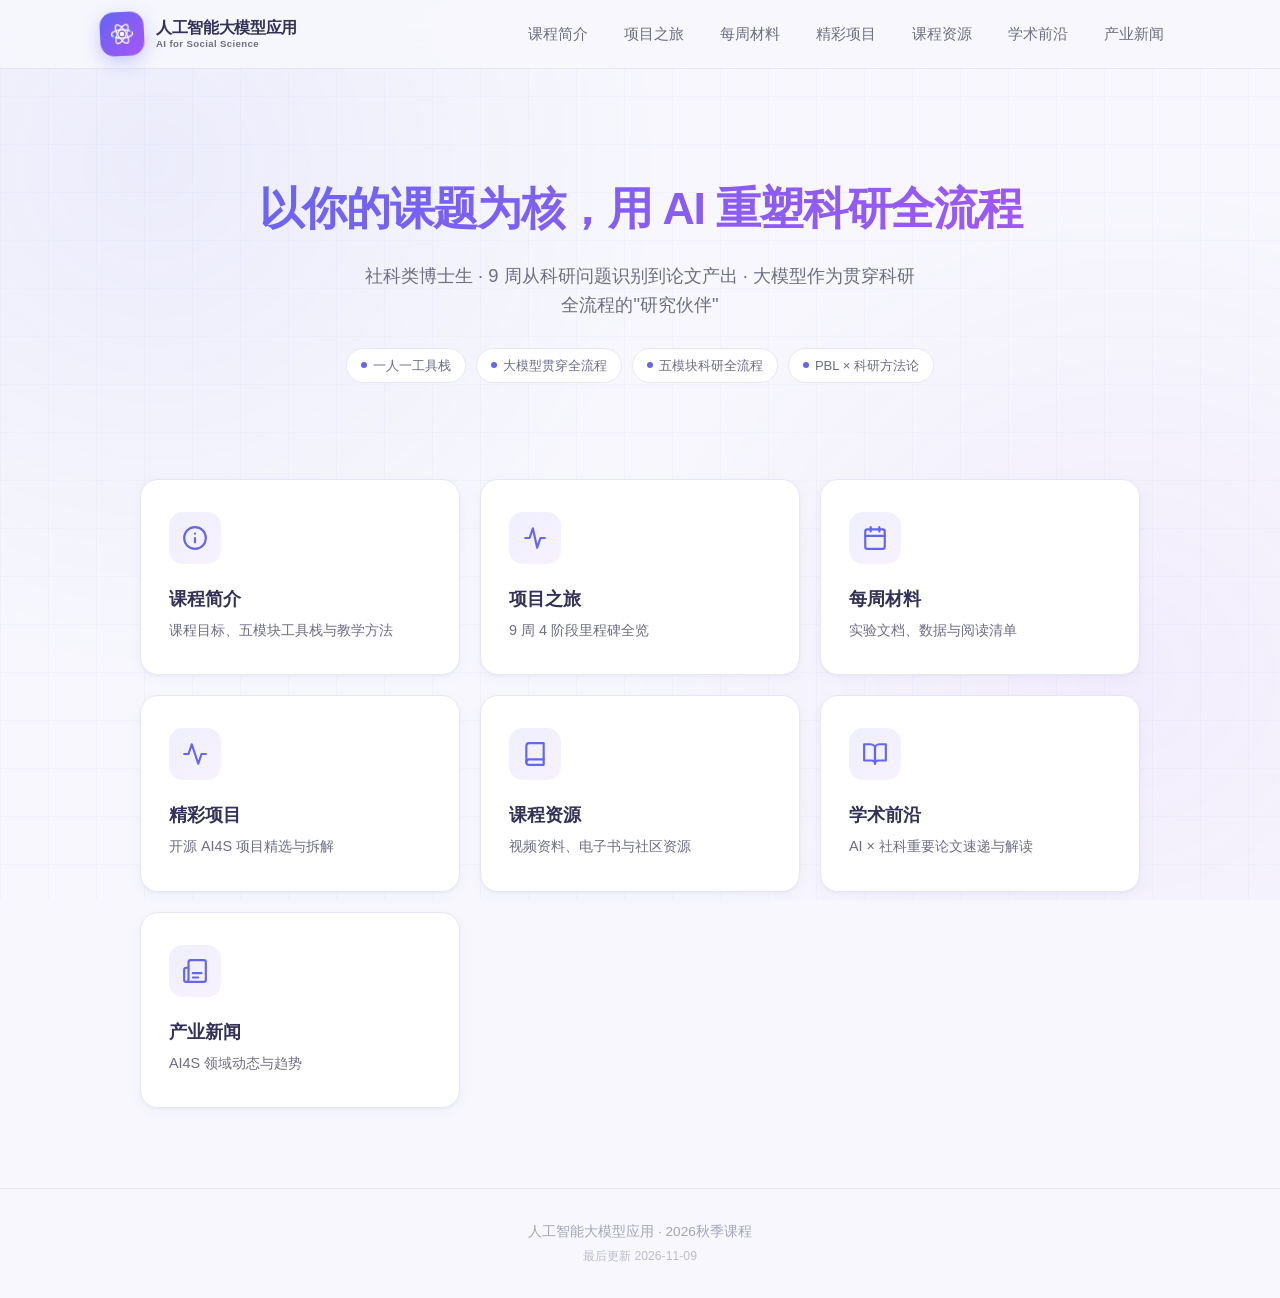
<file: index.html>
<!DOCTYPE html>
<html lang="zh-CN">
<head>
    <meta charset="UTF-8">
    <meta name="viewport" content="width=device-width, initial-scale=1.0">
    <title>人工智能大模型应用 — AI4S 课程展示</title>
    <meta name="description" content="社科博士生 9 周构建个人 AI4S 工具栈的 PBL 课程展示——开源 AI4S 项目精选、课程安排与科研产出公开展示入口。">
    <meta property="og:title" content="人工智能大模型应用 · 2026秋季">
    <meta property="og:description" content="社科博士生 9 周构建个人 AI4S 工具栈的 PBL 课程展示——开源 AI4S 项目精选、课程安排与科研产出公开展示入口。">
    <meta property="og:type" content="website">
    <meta property="og:url" content="https://haichaozheng.github.io/ai4s-showcase/">
    <link rel="icon" type="image/svg+xml" href="favicon.svg">
    <link rel="stylesheet" href="style.css?v=4">
</head>
<body>
    <nav>
        <div class="nav-inner">
            <a href="index.html" class="logo">
                <div class="logo-icon">
                    <svg width="26" height="26" viewBox="0 0 32 32" fill="none">
                        <circle cx="16" cy="16" r="2.8" fill="white"/>
                        <ellipse cx="16" cy="16" rx="13" ry="5" stroke="white" stroke-width="1.5"/>
                        <ellipse cx="16" cy="16" rx="13" ry="5" stroke="white" stroke-width="1.5" transform="rotate(60 16 16)"/>
                        <ellipse cx="16" cy="16" rx="13" ry="5" stroke="white" stroke-width="1.5" transform="rotate(120 16 16)"/>
                        <circle cx="27.5" cy="13" r="1.4" fill="#06b6d4"/>
                        <circle cx="6.5" cy="19.5" r="1.4" fill="#06b6d4"/>
                    </svg>
                </div>
                <span class="logo-text"><span class="logo-title">人工智能大模型应用</span><span class="logo-subtitle">AI for Social Science</span></span>
            </a>
            <input type="checkbox" id="nav-toggle" class="nav-toggle">
            <label for="nav-toggle" class="nav-toggle-label" aria-label="菜单">
                <span></span><span></span><span></span>
            </label>
            <ul class="nav-links">
                <li><a href="intro.html">课程简介</a></li>
                <li><a href="timeline.html">项目之旅</a></li>
                <li><a href="weekly.html">每周材料</a></li>
                <li><a href="projects.html">精彩项目</a></li>
                <li><a href="resources.html">课程资源</a></li>
                <li><a href="papers.html">学术前沿</a></li>
                <li><a href="news.html">产业新闻</a></li>
            </ul>
        </div>
    </nav>

    <main>
        <section class="hero">
            <h1>以你的课题为核，用 AI 重塑科研全流程</h1>
            <p>社科类博士生 · 9 周从科研问题识别到论文产出 · 大模型作为贯穿科研全流程的"研究伙伴"</p>
            <div class="facts">
                <span class="fact">一人一工具栈</span>
                <span class="fact">大模型贯穿全流程</span>
                <span class="fact">五模块科研全流程</span>
                <span class="fact">PBL × 科研方法论</span>
            </div>
        </section>

        <div class="nav-cards">
            <a href="intro.html" class="nav-card">
                <div class="nav-card-icon">
                    <svg viewBox="0 0 24 24"><circle cx="12" cy="12" r="10"/><path d="M12 16v-4M12 8h.01"/></svg>
                </div>
                <div class="nav-card-title">课程简介</div>
                <div class="nav-card-desc">课程目标、五模块工具栈与教学方法</div>
            </a>
            <a href="timeline.html" class="nav-card">
                <div class="nav-card-icon">
                    <svg viewBox="0 0 24 24"><path d="M3 12h4l3-9 4 18 3-9h4"/></svg>
                </div>
                <div class="nav-card-title">项目之旅</div>
                <div class="nav-card-desc">9 周 4 阶段里程碑全览</div>
            </a>
            <a href="weekly.html" class="nav-card">
                <div class="nav-card-icon">
                    <svg viewBox="0 0 24 24"><rect x="3" y="4" width="18" height="18" rx="2"/><path d="M16 2v4M8 2v4M3 10h18"/></svg>
                </div>
                <div class="nav-card-title">每周材料</div>
                <div class="nav-card-desc">实验文档、数据与阅读清单</div>
            </a>
            <a href="projects.html" class="nav-card">
                <div class="nav-card-icon">
                    <svg viewBox="0 0 24 24"><path d="M22 12h-4l-3 9L9 3l-3 9H2"/></svg>
                </div>
                <div class="nav-card-title">精彩项目</div>
                <div class="nav-card-desc">开源 AI4S 项目精选与拆解</div>
            </a>
            <a href="resources.html" class="nav-card">
                <div class="nav-card-icon">
                    <svg viewBox="0 0 24 24"><path d="M4 19.5A2.5 2.5 0 0 1 6.5 17H20"/><path d="M6.5 2H20v20H6.5A2.5 2.5 0 0 1 4 19.5v-15A2.5 2.5 0 0 1 6.5 2z"/></svg>
                </div>
                <div class="nav-card-title">课程资源</div>
                <div class="nav-card-desc">视频资料、电子书与社区资源</div>
            </a>
            <a href="papers.html" class="nav-card">
                <div class="nav-card-icon">
                    <svg viewBox="0 0 24 24"><path d="M2 3h6a4 4 0 0 1 4 4v14a3 3 0 0 0-3-3H2z"/><path d="M22 3h-6a4 4 0 0 0-4 4v14a3 3 0 0 1 3-3h7z"/></svg>
                </div>
                <div class="nav-card-title">学术前沿</div>
                <div class="nav-card-desc">AI × 社科重要论文速递与解读</div>
            </a>
            <a href="news.html" class="nav-card">
                <div class="nav-card-icon">
                    <svg viewBox="0 0 24 24"><path d="M4 22h16a2 2 0 0 0 2-2V4a2 2 0 0 0-2-2H8a2 2 0 0 0-2 2v16a2 2 0 0 1-2 2zm0 0a2 2 0 0 1-2-2v-9c0-1.1.9-2 2-2h2"/><path d="M18 14h-8M15 18h-5"/></svg>
                </div>
                <div class="nav-card-title">产业新闻</div>
                <div class="nav-card-desc">AI4S 领域动态与趋势</div>
            </a>
        </div>
    </main>

    <footer>
        人工智能大模型应用 · 2026秋季课程
        <span style="display:block;margin-top:4px;font-size:0.9em;opacity:0.7;">最后更新 2026-11-09</span>
    </footer>
</body>
</html>
</file>
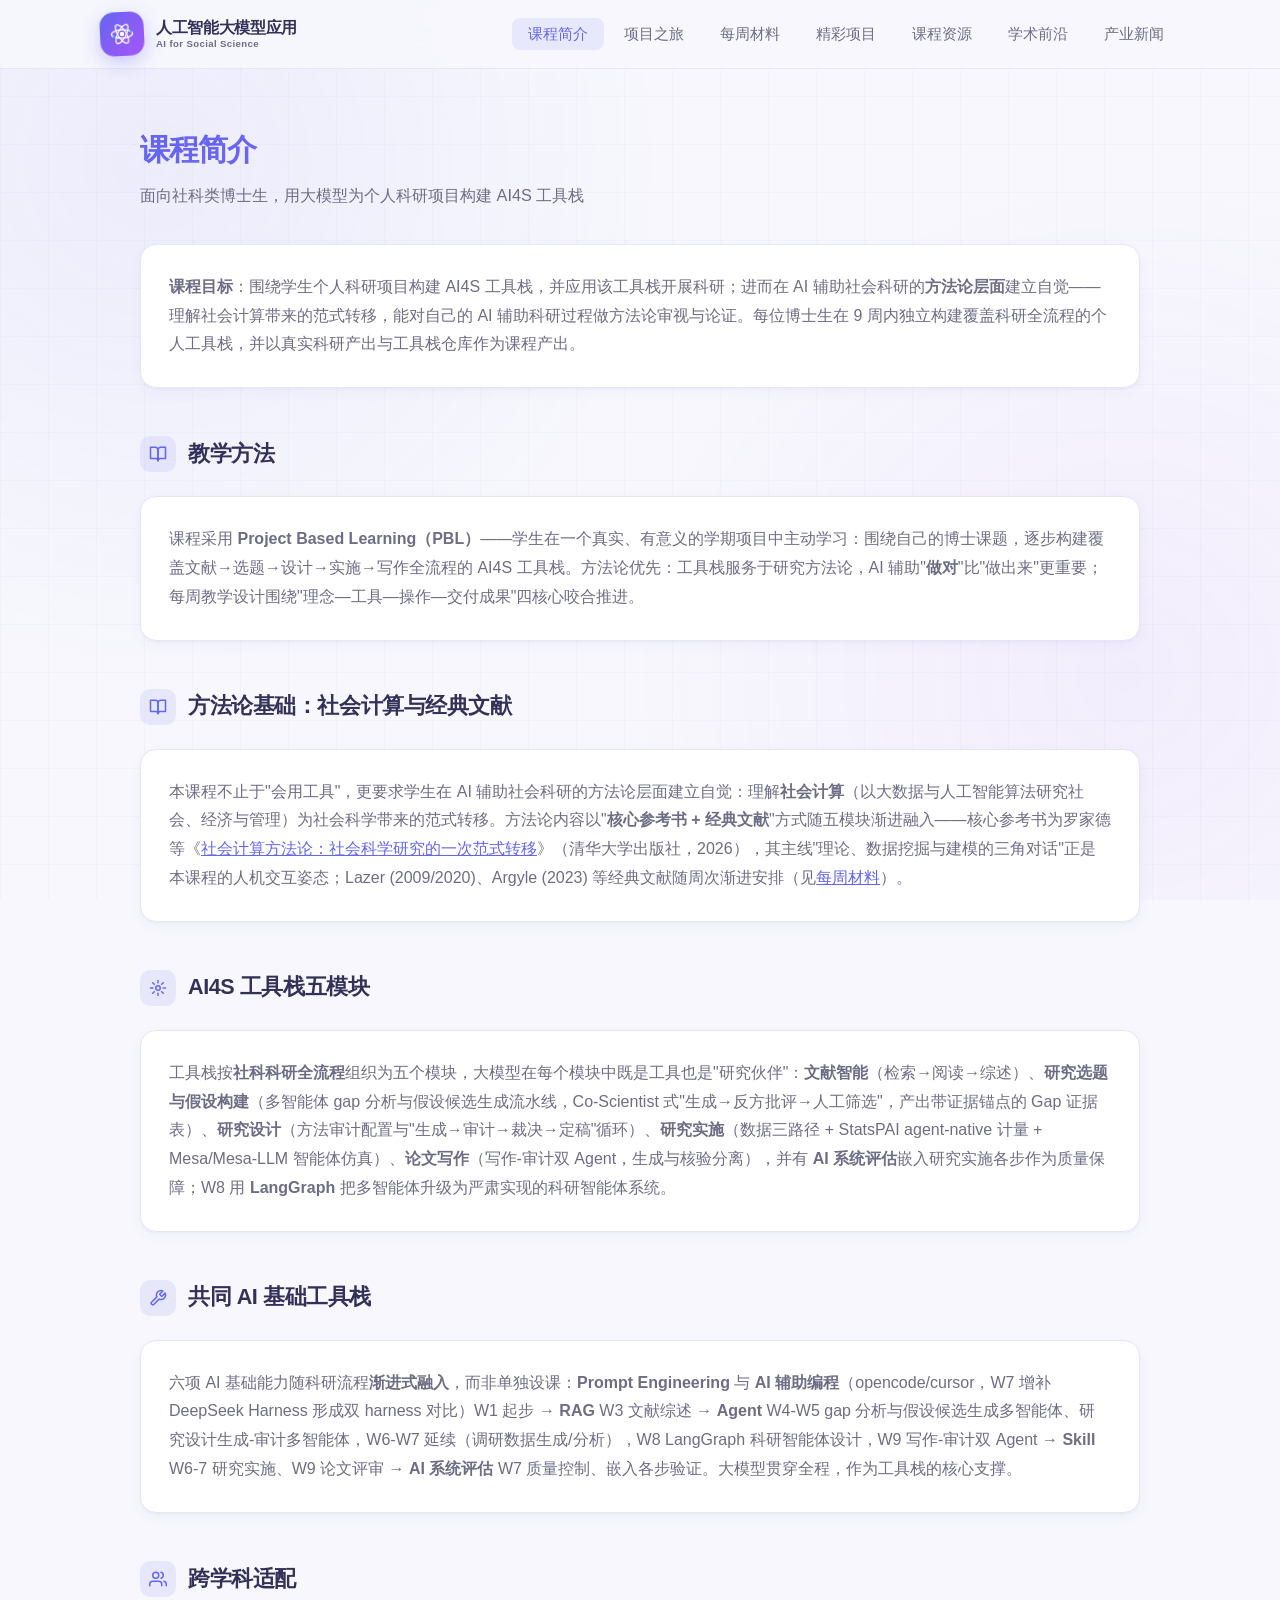
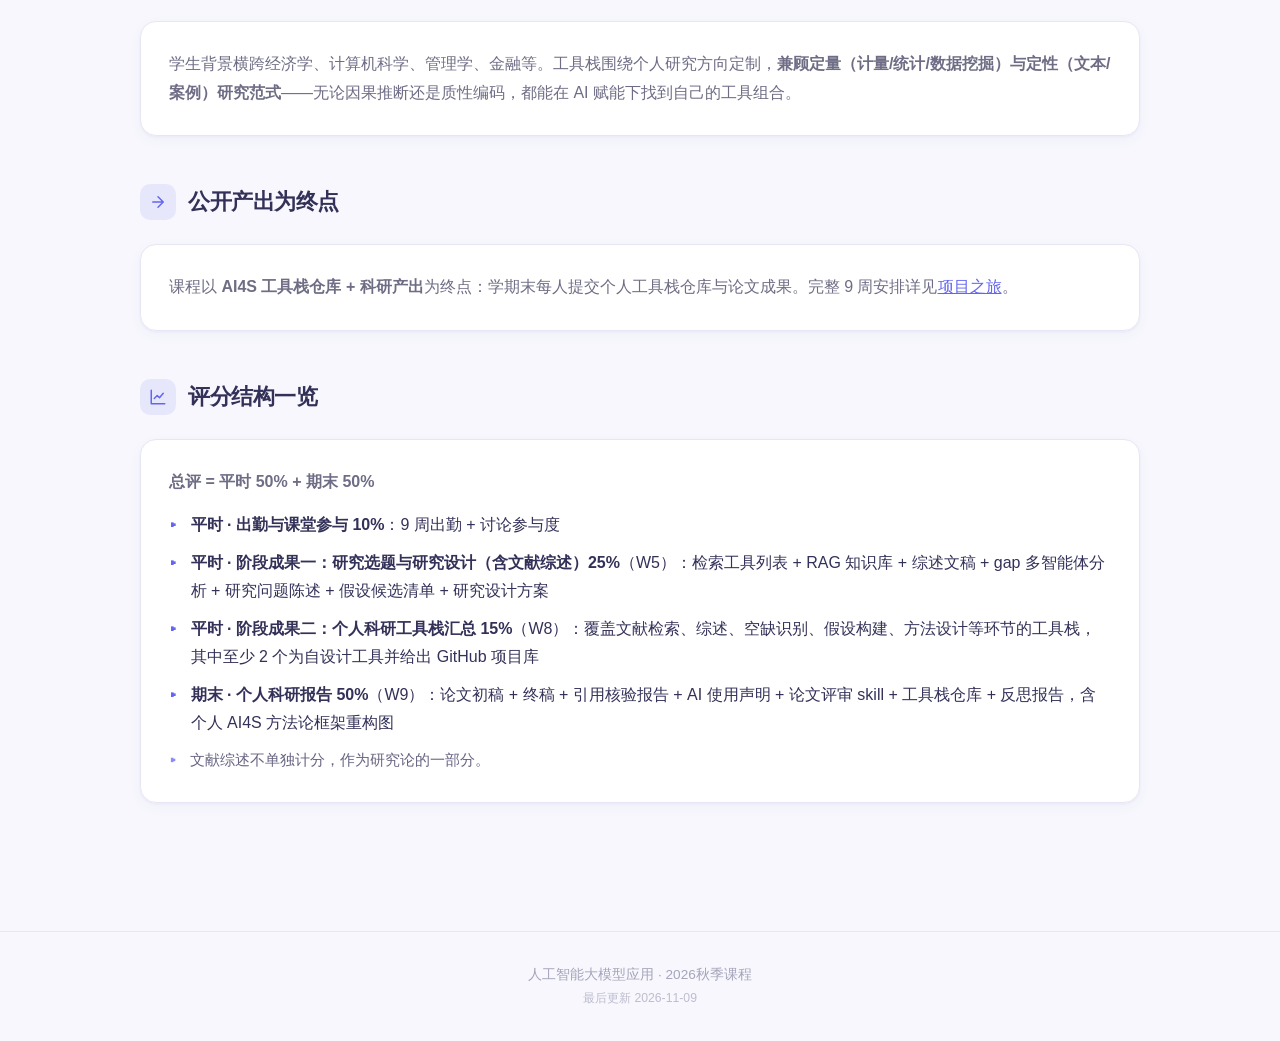
<file: intro.html>
<!DOCTYPE html>
<html lang="zh-CN">
<head>
    <meta charset="UTF-8">
    <meta name="viewport" content="width=device-width, initial-scale=1.0">
    <title>课程简介 — 人工智能大模型应用</title>
    <meta name="description" content="社科博士生 9 周构建个人 AI4S 工具栈的 PBL 课程展示——开源 AI4S 项目精选、课程安排与科研产出公开展示入口。">
    <meta property="og:title" content="人工智能大模型应用 · 2026秋季">
    <meta property="og:description" content="社科博士生 9 周构建个人 AI4S 工具栈的 PBL 课程展示——开源 AI4S 项目精选、课程安排与科研产出公开展示入口。">
    <meta property="og:type" content="website">
    <meta property="og:url" content="https://haichaozheng.github.io/ai4s-showcase/">
    <link rel="icon" type="image/svg+xml" href="favicon.svg">
    <link rel="stylesheet" href="style.css?v=4">
    <style>
        .grading-list { list-style: none; padding: 0; margin: 14px 0 0; display: flex; flex-direction: column; gap: 10px; }
        .grading-list li { position: relative; padding-left: 1.35em; line-height: 1.75; }
        .grading-list li::before { content: "▸"; position: absolute; left: 0; top: 0; color: var(--accent); font-weight: 700; }
        .grading-list .note { opacity: 0.75; font-size: 0.95em; }
    </style>
</head>
<body>
    <nav>
        <div class="nav-inner">
            <a href="index.html" class="logo">
                <div class="logo-icon">
                    <svg width="26" height="26" viewBox="0 0 32 32" fill="none">
                        <circle cx="16" cy="16" r="2.8" fill="white"/>
                        <ellipse cx="16" cy="16" rx="13" ry="5" stroke="white" stroke-width="1.5"/>
                        <ellipse cx="16" cy="16" rx="13" ry="5" stroke="white" stroke-width="1.5" transform="rotate(60 16 16)"/>
                        <ellipse cx="16" cy="16" rx="13" ry="5" stroke="white" stroke-width="1.5" transform="rotate(120 16 16)"/>
                        <circle cx="27.5" cy="13" r="1.4" fill="#06b6d4"/>
                        <circle cx="6.5" cy="19.5" r="1.4" fill="#06b6d4"/>
                    </svg>
                </div>
                <span class="logo-text"><span class="logo-title">人工智能大模型应用</span><span class="logo-subtitle">AI for Social Science</span></span>
            </a>
            <input type="checkbox" id="nav-toggle" class="nav-toggle">
            <label for="nav-toggle" class="nav-toggle-label" aria-label="菜单">
                <span></span><span></span><span></span>
            </label>
            <ul class="nav-links">
                <li><a href="intro.html" class="active">课程简介</a></li>
                <li><a href="timeline.html">项目之旅</a></li>
                <li><a href="weekly.html">每周材料</a></li>
                <li><a href="projects.html">精彩项目</a></li>
                <li><a href="resources.html">课程资源</a></li>
                <li><a href="papers.html">学术前沿</a></li>
                <li><a href="news.html">产业新闻</a></li>
            </ul>
        </div>
    </nav>

    <main>
        <h1 class="page-title">课程简介</h1>
        <p class="page-subtitle">面向社科类博士生，用大模型为个人科研项目构建 AI4S 工具栈</p>

        <div class="section">
            <div class="card" style="margin-bottom:20px;">
                <p><strong>课程目标</strong>：围绕学生个人科研项目构建 AI4S 工具栈，并应用该工具栈开展科研；进而在 AI 辅助社会科研的<strong>方法论层面</strong>建立自觉——理解社会计算带来的范式转移，能对自己的 AI 辅助科研过程做方法论审视与论证。每位博士生在 9 周内独立构建覆盖科研全流程的个人工具栈，并以真实科研产出与工具栈仓库作为课程产出。</p>
            </div>
        </div>

        <div class="section">
            <div class="section-header">
                <div class="section-icon">
                    <svg viewBox="0 0 24 24"><path d="M2 3h6a4 4 0 0 1 4 4v14a3 3 0 0 0-3-3H2z"/><path d="M22 3h-6a4 4 0 0 0-4 4v14a3 3 0 0 1 3-3h7z"/></svg>
                </div>
                <h2 class="section-title">教学方法</h2>
            </div>
            <div class="card">
                <p>课程采用 <strong>Project Based Learning（PBL）</strong>——学生在一个真实、有意义的学期项目中主动学习：围绕自己的博士课题，逐步构建覆盖文献→选题→设计→实施→写作全流程的 AI4S 工具栈。方法论优先：工具栈服务于研究方法论，AI 辅助"<strong>做对</strong>"比"做出来"更重要；每周教学设计围绕"理念—工具—操作—交付成果"四核心咬合推进。</p>
            </div>
        </div>

        <div class="section">
            <div class="section-header">
                <div class="section-icon">
                    <svg viewBox="0 0 24 24"><path d="M2 3h6a4 4 0 0 1 4 4v14a3 3 0 0 0-3-3H2z"/><path d="M22 3h-6a4 4 0 0 0-4 4v14a3 3 0 0 1 3-3h7z"/></svg>
                </div>
                <h2 class="section-title">方法论基础：社会计算与经典文献</h2>
            </div>
            <div class="card">
                <p>本课程不止于"会用工具"，更要求学生在 AI 辅助社会科研的方法论层面建立自觉：理解<strong>社会计算</strong>（以大数据与人工智能算法研究社会、经济与管理）为社会科学带来的范式转移。方法论内容以"<strong>核心参考书 + 经典文献</strong>"方式随五模块渐进融入——核心参考书为罗家德等《<a href="https://www.tup.com.cn/bookscenter/book_11246901.html" target="_blank" rel="noopener" style="color:var(--accent);">社会计算方法论：社会科学研究的一次范式转移</a>》（清华大学出版社，2026），其主线"理论、数据挖掘与建模的三角对话"正是本课程的人机交互姿态；Lazer (2009/2020)、Argyle (2023) 等经典文献随周次渐进安排（见<a href="weekly.html" style="color:var(--accent);">每周材料</a>）。</p>
            </div>
        </div>

        <div class="section">
            <div class="section-header">
                <div class="section-icon">
                    <svg viewBox="0 0 24 24"><circle cx="12" cy="12" r="3"/><path d="M12 2v3M12 19v3M2 12h3M19 12h3M4.9 4.9l2.1 2.1M17 17l2.1 2.1M4.9 19.1L7 17M17 7l2.1-2.1"/></svg>
                </div>
                <h2 class="section-title">AI4S 工具栈五模块</h2>
            </div>
            <div class="card">
                <p>工具栈按<strong>社科科研全流程</strong>组织为五个模块，大模型在每个模块中既是工具也是"研究伙伴"：<strong>文献智能</strong>（检索→阅读→综述）、<strong>研究选题与假设构建</strong>（多智能体 gap 分析与假设候选生成流水线，Co-Scientist 式"生成→反方批评→人工筛选"，产出带证据锚点的 Gap 证据表）、<strong>研究设计</strong>（方法审计配置与"生成→审计→裁决→定稿"循环）、<strong>研究实施</strong>（数据三路径 + StatsPAI agent-native 计量 + Mesa/Mesa-LLM 智能体仿真）、<strong>论文写作</strong>（写作-审计双 Agent，生成与核验分离），并有 <strong>AI 系统评估</strong>嵌入研究实施各步作为质量保障；W8 用 <strong>LangGraph</strong> 把多智能体升级为严肃实现的科研智能体系统。</p>
            </div>
        </div>

        <div class="section">
            <div class="section-header">
                <div class="section-icon">
                    <svg viewBox="0 0 24 24"><path d="M14.7 6.3a1 1 0 0 0 0 1.4l1.6 1.6a1 1 0 0 0 1.4 0l3.77-3.77a6 6 0 0 1-7.94 7.94l-6.91 6.91a2.12 2.12 0 0 1-3-3l6.91-6.91a6 6 0 0 1 7.94-7.94l-3.76 3.76z"/></svg>
                </div>
                <h2 class="section-title">共同 AI 基础工具栈</h2>
            </div>
            <div class="card">
                <p>六项 AI 基础能力随科研流程<strong>渐进式融入</strong>，而非单独设课：<strong>Prompt Engineering</strong> 与 <strong>AI 辅助编程</strong>（opencode/cursor，W7 增补 DeepSeek Harness 形成双 harness 对比）W1 起步 → <strong>RAG</strong> W3 文献综述 → <strong>Agent</strong> W4-W5 gap 分析与假设候选生成多智能体、研究设计生成-审计多智能体，W6-W7 延续（调研数据生成/分析），W8 LangGraph 科研智能体设计，W9 写作-审计双 Agent → <strong>Skill</strong> W6-7 研究实施、W9 论文评审 → <strong>AI 系统评估</strong> W7 质量控制、嵌入各步验证。大模型贯穿全程，作为工具栈的核心支撑。</p>
            </div>
        </div>

        <div class="section">
            <div class="section-header">
                <div class="section-icon">
                    <svg viewBox="0 0 24 24"><path d="M17 21v-2a4 4 0 0 0-4-4H5a4 4 0 0 0-4 4v2"/><circle cx="9" cy="7" r="4"/><path d="M23 21v-2a4 4 0 0 0-3-3.87"/><path d="M16 3.13a4 4 0 0 1 0 7.75"/></svg>
                </div>
                <h2 class="section-title">跨学科适配</h2>
            </div>
            <div class="card">
                <p>学生背景横跨经济学、计算机科学、管理学、金融等。工具栈围绕个人研究方向定制，<strong>兼顾定量（计量/统计/数据挖掘）与定性（文本/案例）研究范式</strong>——无论因果推断还是质性编码，都能在 AI 赋能下找到自己的工具组合。</p>
            </div>
        </div>

        <div class="section">
            <div class="section-header">
                <div class="section-icon">
                    <svg viewBox="0 0 24 24"><path d="M5 12h14M12 5l7 7-7 7"/></svg>
                </div>
                <h2 class="section-title">公开产出为终点</h2>
            </div>
            <div class="card">
                <p>课程以 <strong>AI4S 工具栈仓库 + 科研产出</strong>为终点：学期末每人提交个人工具栈仓库与论文成果。完整 9 周安排详见<a href="timeline.html" style="color:var(--accent);">项目之旅</a>。</p>
            </div>
        </div>

        <div class="section">
            <div class="section-header">
                <div class="section-icon">
                    <svg viewBox="0 0 24 24"><path d="M3 3v18h18"/><path d="M7 14l4-4 3 3 5-6"/></svg>
                </div>
                <h2 class="section-title">评分结构一览</h2>
            </div>
            <div class="card">
                <p><strong>总评 = 平时 50% + 期末 50%</strong></p>
                <ul class="grading-list">
                    <li><strong>平时 · 出勤与课堂参与 10%</strong>：9 周出勤 + 讨论参与度</li>
                    <li><strong>平时 · 阶段成果一：研究选题与研究设计（含文献综述）25%</strong>（W5）：检索工具列表 + RAG 知识库 + 综述文稿 + gap 多智能体分析 + 研究问题陈述 + 假设候选清单 + 研究设计方案</li>
                    <li><strong>平时 · 阶段成果二：个人科研工具栈汇总 15%</strong>（W8）：覆盖文献检索、综述、空缺识别、假设构建、方法设计等环节的工具栈，其中至少 2 个为自设计工具并给出 GitHub 项目库</li>
                    <li><strong>期末 · 个人科研报告 50%</strong>（W9）：论文初稿 + 终稿 + 引用核验报告 + AI 使用声明 + 论文评审 skill + 工具栈仓库 + 反思报告，含个人 AI4S 方法论框架重构图</li>
                    <li class="note">文献综述不单独计分，作为研究论的一部分。</li>
                </ul>
            </div>
        </div>
    </main>

    <footer>
        人工智能大模型应用 · 2026秋季课程
        <span style="display:block;margin-top:4px;font-size:0.9em;opacity:0.7;">最后更新 2026-11-09</span>
    </footer>
</body>
</html>
</file>
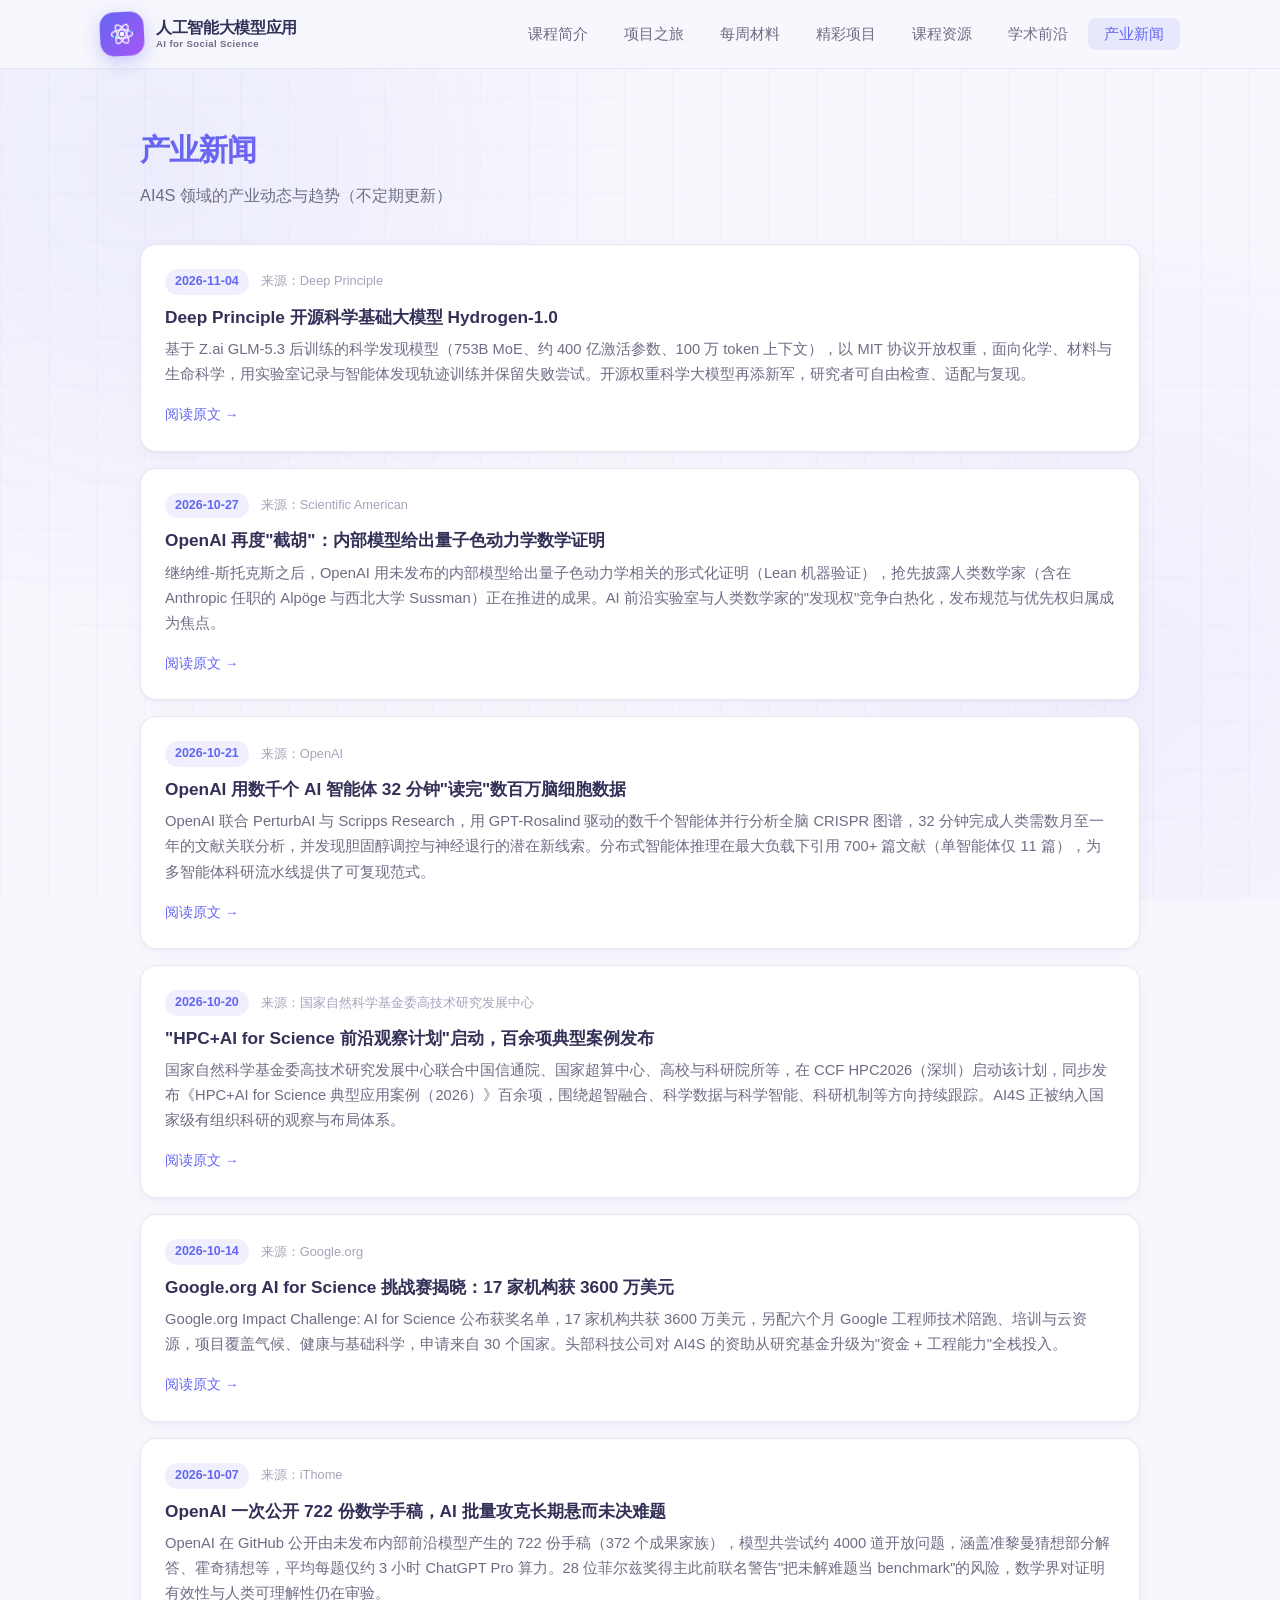
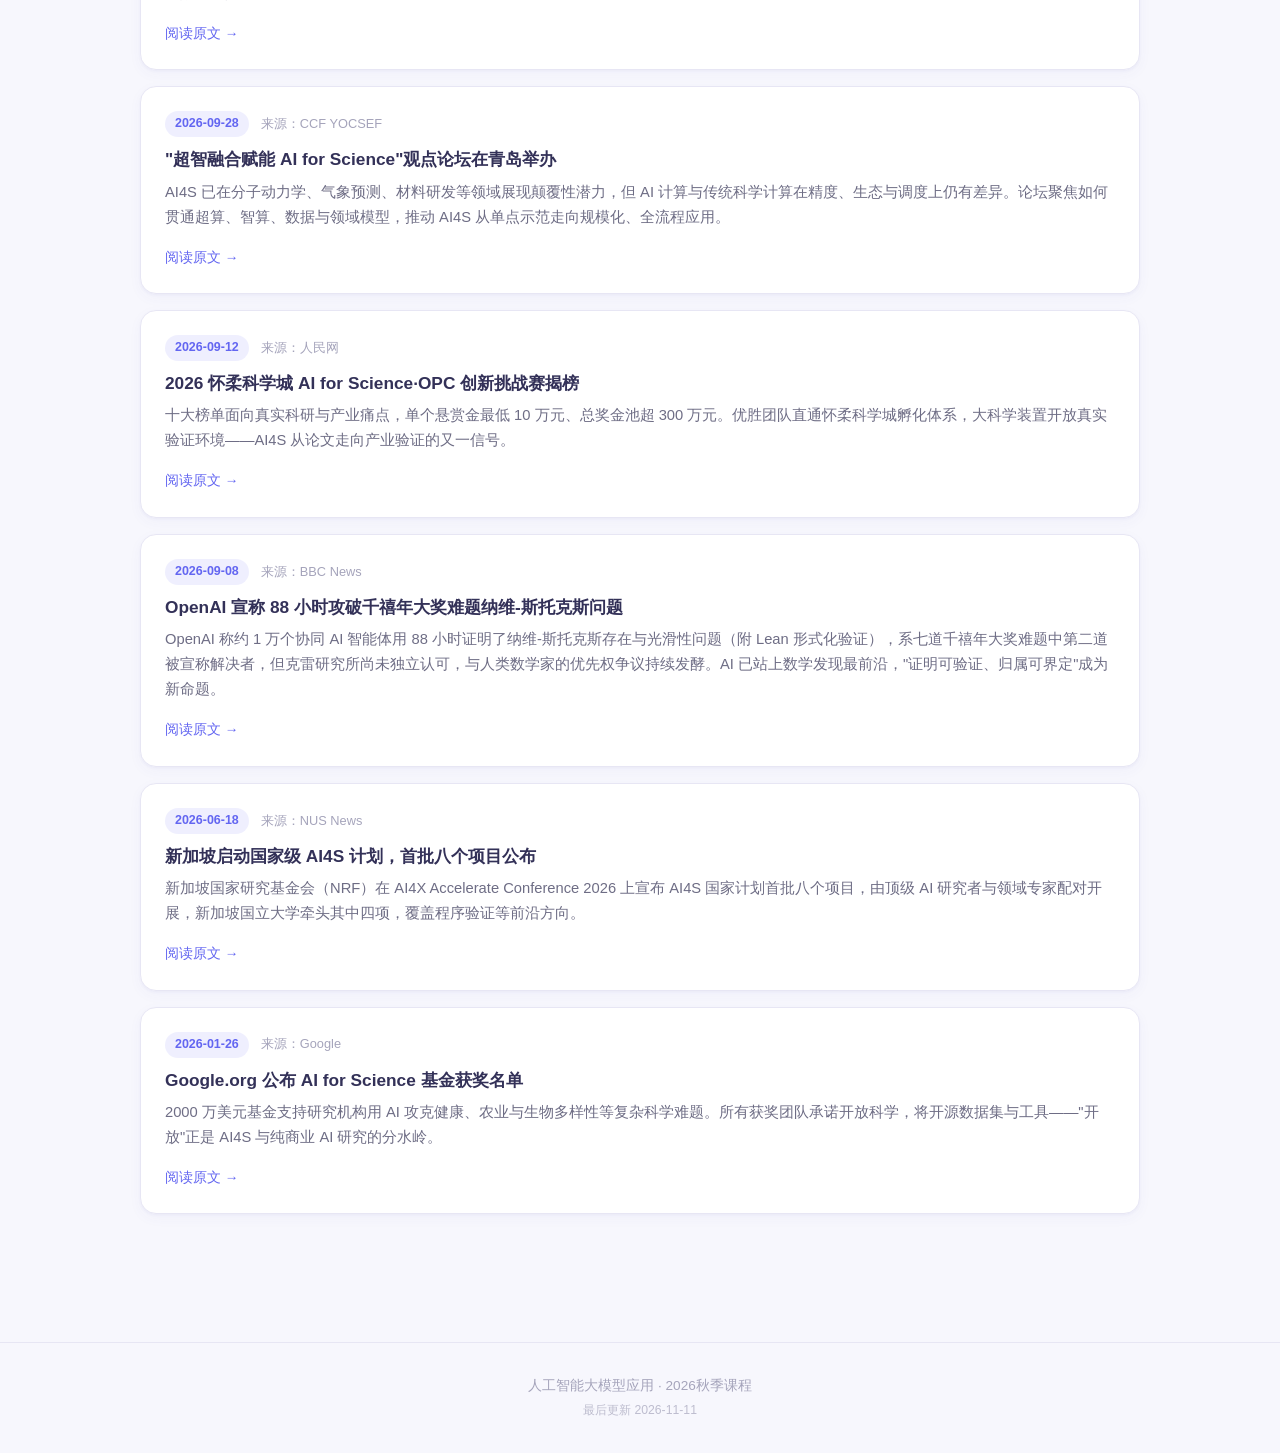
<file: news.html>
<!DOCTYPE html>
<html lang="zh-CN">
<head>
    <meta charset="UTF-8">
    <meta name="viewport" content="width=device-width, initial-scale=1.0">
    <title>产业新闻 — 人工智能大模型应用</title>
    <meta name="description" content="社科博士生 9 周构建个人 AI4S 工具栈的 PBL 课程展示——开源 AI4S 项目精选、课程安排与科研产出公开展示入口。">
    <meta property="og:title" content="人工智能大模型应用 · 2026秋季">
    <meta property="og:description" content="社科博士生 9 周构建个人 AI4S 工具栈的 PBL 课程展示——开源 AI4S 项目精选、课程安排与科研产出公开展示入口。">
    <meta property="og:type" content="website">
    <meta property="og:url" content="https://haichaozheng.github.io/ai4s-showcase/">
    <link rel="icon" type="image/svg+xml" href="favicon.svg">
    <link rel="stylesheet" href="style.css?v=4">
</head>
<body>
    <nav>
        <div class="nav-inner">
            <a href="index.html" class="logo">
                <div class="logo-icon">
                    <svg width="26" height="26" viewBox="0 0 32 32" fill="none">
                        <circle cx="16" cy="16" r="2.8" fill="white"/>
                        <ellipse cx="16" cy="16" rx="13" ry="5" stroke="white" stroke-width="1.5"/>
                        <ellipse cx="16" cy="16" rx="13" ry="5" stroke="white" stroke-width="1.5" transform="rotate(60 16 16)"/>
                        <ellipse cx="16" cy="16" rx="13" ry="5" stroke="white" stroke-width="1.5" transform="rotate(120 16 16)"/>
                        <circle cx="27.5" cy="13" r="1.4" fill="#06b6d4"/>
                        <circle cx="6.5" cy="19.5" r="1.4" fill="#06b6d4"/>
                    </svg>
                </div>
                <span class="logo-text"><span class="logo-title">人工智能大模型应用</span><span class="logo-subtitle">AI for Social Science</span></span>
            </a>
            <input type="checkbox" id="nav-toggle" class="nav-toggle">
            <label for="nav-toggle" class="nav-toggle-label" aria-label="菜单">
                <span></span><span></span><span></span>
            </label>
            <ul class="nav-links">
                <li><a href="intro.html">课程简介</a></li>
                <li><a href="timeline.html">项目之旅</a></li>
                <li><a href="weekly.html">每周材料</a></li>
                <li><a href="projects.html">精彩项目</a></li>
                <li><a href="resources.html">课程资源</a></li>
                <li><a href="papers.html">学术前沿</a></li>
                <li><a href="news.html" class="active">产业新闻</a></li>
            </ul>
        </div>
    </nav>

    <main>
        <h1 class="page-title">产业新闻</h1>
        <p class="page-subtitle">AI4S 领域的产业动态与趋势（不定期更新）</p>

        <!-- 新增新闻条目：复制下方模板，填入内容，放在 .news-list 内顶部即可 -->
        <!--
        <div class="news-card">
            <div class="news-meta">
                <span class="news-date">2026-08-30</span>
                <span class="news-source">来源：XX 媒体</span>
            </div>
            <h3 class="news-title">新闻标题</h3>
            <p class="news-summary">一两句话摘要，概括新闻要点与对 AI4S 的启示。</p>
            <a href="#" class="news-link">阅读原文 →</a>
        </div>
        -->

        <div class="section">
            <div class="news-list">
                <div class="news-card">
                    <div class="news-meta">
                        <span class="news-date">2026-11-04</span>
                        <span class="news-source">来源：Deep Principle</span>
                    </div>
                    <h3 class="news-title">Deep Principle 开源科学基础大模型 Hydrogen-1.0</h3>
                    <p class="news-summary">基于 Z.ai GLM-5.3 后训练的科学发现模型（753B MoE、约 400 亿激活参数、100 万 token 上下文），以 MIT 协议开放权重，面向化学、材料与生命科学，用实验室记录与智能体发现轨迹训练并保留失败尝试。开源权重科学大模型再添新军，研究者可自由检查、适配与复现。</p>
                    <a href="https://blog.deepprinciple.com/introducing-hydrogen-1.0" target="_blank" rel="noopener" class="news-link">阅读原文 →</a>
                </div>
                <div class="news-card">
                    <div class="news-meta">
                        <span class="news-date">2026-10-27</span>
                        <span class="news-source">来源：Scientific American</span>
                    </div>
                    <h3 class="news-title">OpenAI 再度"截胡"：内部模型给出量子色动力学数学证明</h3>
                    <p class="news-summary">继纳维-斯托克斯之后，OpenAI 用未发布的内部模型给出量子色动力学相关的形式化证明（Lean 机器验证），抢先披露人类数学家（含在 Anthropic 任职的 Alpöge 与西北大学 Sussman）正在推进的成果。AI 前沿实验室与人类数学家的"发现权"竞争白热化，发布规范与优先权归属成为焦点。</p>
                    <a href="https://www.scientificamerican.com/article/openai-just-scooped-human-researchers-on-a-million-dollar-quantum-math-problem" target="_blank" rel="noopener" class="news-link">阅读原文 →</a>
                </div>
                <div class="news-card">
                    <div class="news-meta">
                        <span class="news-date">2026-10-21</span>
                        <span class="news-source">来源：OpenAI</span>
                    </div>
                    <h3 class="news-title">OpenAI 用数千个 AI 智能体 32 分钟"读完"数百万脑细胞数据</h3>
                    <p class="news-summary">OpenAI 联合 PerturbAI 与 Scripps Research，用 GPT-Rosalind 驱动的数千个智能体并行分析全脑 CRISPR 图谱，32 分钟完成人类需数月至一年的文献关联分析，并发现胆固醇调控与神经退行的潜在新线索。分布式智能体推理在最大负载下引用 700+ 篇文献（单智能体仅 11 篇），为多智能体科研流水线提供了可复现范式。</p>
                    <a href="https://openai.com/index/scaling-ai-research-for-complex-biological-data" target="_blank" rel="noopener" class="news-link">阅读原文 →</a>
                </div>
                <div class="news-card">
                    <div class="news-meta">
                        <span class="news-date">2026-10-20</span>
                        <span class="news-source">来源：国家自然科学基金委高技术研究发展中心</span>
                    </div>
                    <h3 class="news-title">"HPC+AI for Science 前沿观察计划"启动，百余项典型案例发布</h3>
                    <p class="news-summary">国家自然科学基金委高技术研究发展中心联合中国信通院、国家超算中心、高校与科研院所等，在 CCF HPC2026（深圳）启动该计划，同步发布《HPC+AI for Science 典型应用案例（2026）》百余项，围绕超智融合、科学数据与科学智能、科研机制等方向持续跟踪。AI4S 正被纳入国家级有组织科研的观察与布局体系。</p>
                    <a href="https://www.htrdc.com/p141/292/295/8421.html" target="_blank" rel="noopener" class="news-link">阅读原文 →</a>
                </div>
                <div class="news-card">
                    <div class="news-meta">
                        <span class="news-date">2026-10-14</span>
                        <span class="news-source">来源：Google.org</span>
                    </div>
                    <h3 class="news-title">Google.org AI for Science 挑战赛揭晓：17 家机构获 3600 万美元</h3>
                    <p class="news-summary">Google.org Impact Challenge: AI for Science 公布获奖名单，17 家机构共获 3600 万美元，另配六个月 Google 工程师技术陪跑、培训与云资源，项目覆盖气候、健康与基础科学，申请来自 30 个国家。头部科技公司对 AI4S 的资助从研究基金升级为"资金 + 工程能力"全栈投入。</p>
                    <a href="https://blog.google/company-news/outreach-and-initiatives/google-org/impact-challenge-ai-science-recipients" target="_blank" rel="noopener" class="news-link">阅读原文 →</a>
                </div>
                <div class="news-card">
                    <div class="news-meta">
                        <span class="news-date">2026-10-07</span>
                        <span class="news-source">来源：iThome</span>
                    </div>
                    <h3 class="news-title">OpenAI 一次公开 722 份数学手稿，AI 批量攻克长期悬而未决难题</h3>
                    <p class="news-summary">OpenAI 在 GitHub 公开由未发布内部前沿模型产生的 722 份手稿（372 个成果家族），模型共尝试约 4000 道开放问题，涵盖准黎曼猜想部分解答、霍奇猜想等，平均每题仅约 3 小时 ChatGPT Pro 算力。28 位菲尔兹奖得主此前联名警告"把未解难题当 benchmark"的风险，数学界对证明有效性与人类可理解性仍在审验。</p>
                    <a href="https://www.ithome.com.tw/news/179471" target="_blank" rel="noopener" class="news-link">阅读原文 →</a>
                </div>
                <div class="news-card">
                    <div class="news-meta">
                        <span class="news-date">2026-09-28</span>
                        <span class="news-source">来源：CCF YOCSEF</span>
                    </div>
                    <h3 class="news-title">"超智融合赋能 AI for Science"观点论坛在青岛举办</h3>
                    <p class="news-summary">AI4S 已在分子动力学、气象预测、材料研发等领域展现颠覆性潜力，但 AI 计算与传统科学计算在精度、生态与调度上仍有差异。论坛聚焦如何贯通超算、智算、数据与领域模型，推动 AI4S 从单点示范走向规模化、全流程应用。</p>
                    <a href="http://www.yocsef.org.cn/YOCSEF/News/2026-09-28/935872.shtml" target="_blank" rel="noopener" class="news-link">阅读原文 →</a>
                </div>
                <div class="news-card">
                    <div class="news-meta">
                        <span class="news-date">2026-09-12</span>
                        <span class="news-source">来源：人民网</span>
                    </div>
                    <h3 class="news-title">2026 怀柔科学城 AI for Science·OPC 创新挑战赛揭榜</h3>
                    <p class="news-summary">十大榜单面向真实科研与产业痛点，单个悬赏金最低 10 万元、总奖金池超 300 万元。优胜团队直通怀柔科学城孵化体系，大科学装置开放真实验证环境——AI4S 从论文走向产业验证的又一信号。</p>
                    <a href="http://bj.people.com.cn/n2/2026/0912/c14540-41694489.html" target="_blank" rel="noopener" class="news-link">阅读原文 →</a>
                </div>
                <div class="news-card">
                    <div class="news-meta">
                        <span class="news-date">2026-09-08</span>
                        <span class="news-source">来源：BBC News</span>
                    </div>
                    <h3 class="news-title">OpenAI 宣称 88 小时攻破千禧年大奖难题纳维-斯托克斯问题</h3>
                    <p class="news-summary">OpenAI 称约 1 万个协同 AI 智能体用 88 小时证明了纳维-斯托克斯存在与光滑性问题（附 Lean 形式化验证），系七道千禧年大奖难题中第二道被宣称解决者，但克雷研究所尚未独立认可，与人类数学家的优先权争议持续发酵。AI 已站上数学发现最前沿，"证明可验证、归属可界定"成为新命题。</p>
                    <a href="https://www.bbc.com/news/articles/cy7zygy3rl2o" target="_blank" rel="noopener" class="news-link">阅读原文 →</a>
                </div>
                <div class="news-card">
                    <div class="news-meta">
                        <span class="news-date">2026-06-18</span>
                        <span class="news-source">来源：NUS News</span>
                    </div>
                    <h3 class="news-title">新加坡启动国家级 AI4S 计划，首批八个项目公布</h3>
                    <p class="news-summary">新加坡国家研究基金会（NRF）在 AI4X Accelerate Conference 2026 上宣布 AI4S 国家计划首批八个项目，由顶级 AI 研究者与领域专家配对开展，新加坡国立大学牵头其中四项，覆盖程序验证等前沿方向。</p>
                    <a href="https://news.nus.edu.sg/ai-for-science-nus-4-ai-based-projects" target="_blank" rel="noopener" class="news-link">阅读原文 →</a>
                </div>
                <div class="news-card">
                    <div class="news-meta">
                        <span class="news-date">2026-01-26</span>
                        <span class="news-source">来源：Google</span>
                    </div>
                    <h3 class="news-title">Google.org 公布 AI for Science 基金获奖名单</h3>
                    <p class="news-summary">2000 万美元基金支持研究机构用 AI 攻克健康、农业与生物多样性等复杂科学难题。所有获奖团队承诺开放科学，将开源数据集与工具——"开放"正是 AI4S 与纯商业 AI 研究的分水岭。</p>
                    <a href="https://blog.google/company-news/outreach-and-initiatives/google-org/announcing-ai-for-science-awardees" target="_blank" rel="noopener" class="news-link">阅读原文 →</a>
                </div>
            </div>
        </div>
    </main>

    <footer>
        人工智能大模型应用 · 2026秋季课程
        <span style="display:block;margin-top:4px;font-size:0.9em;opacity:0.7;">最后更新 2026-11-11</span>
    </footer>
</body>
</html>
</file>
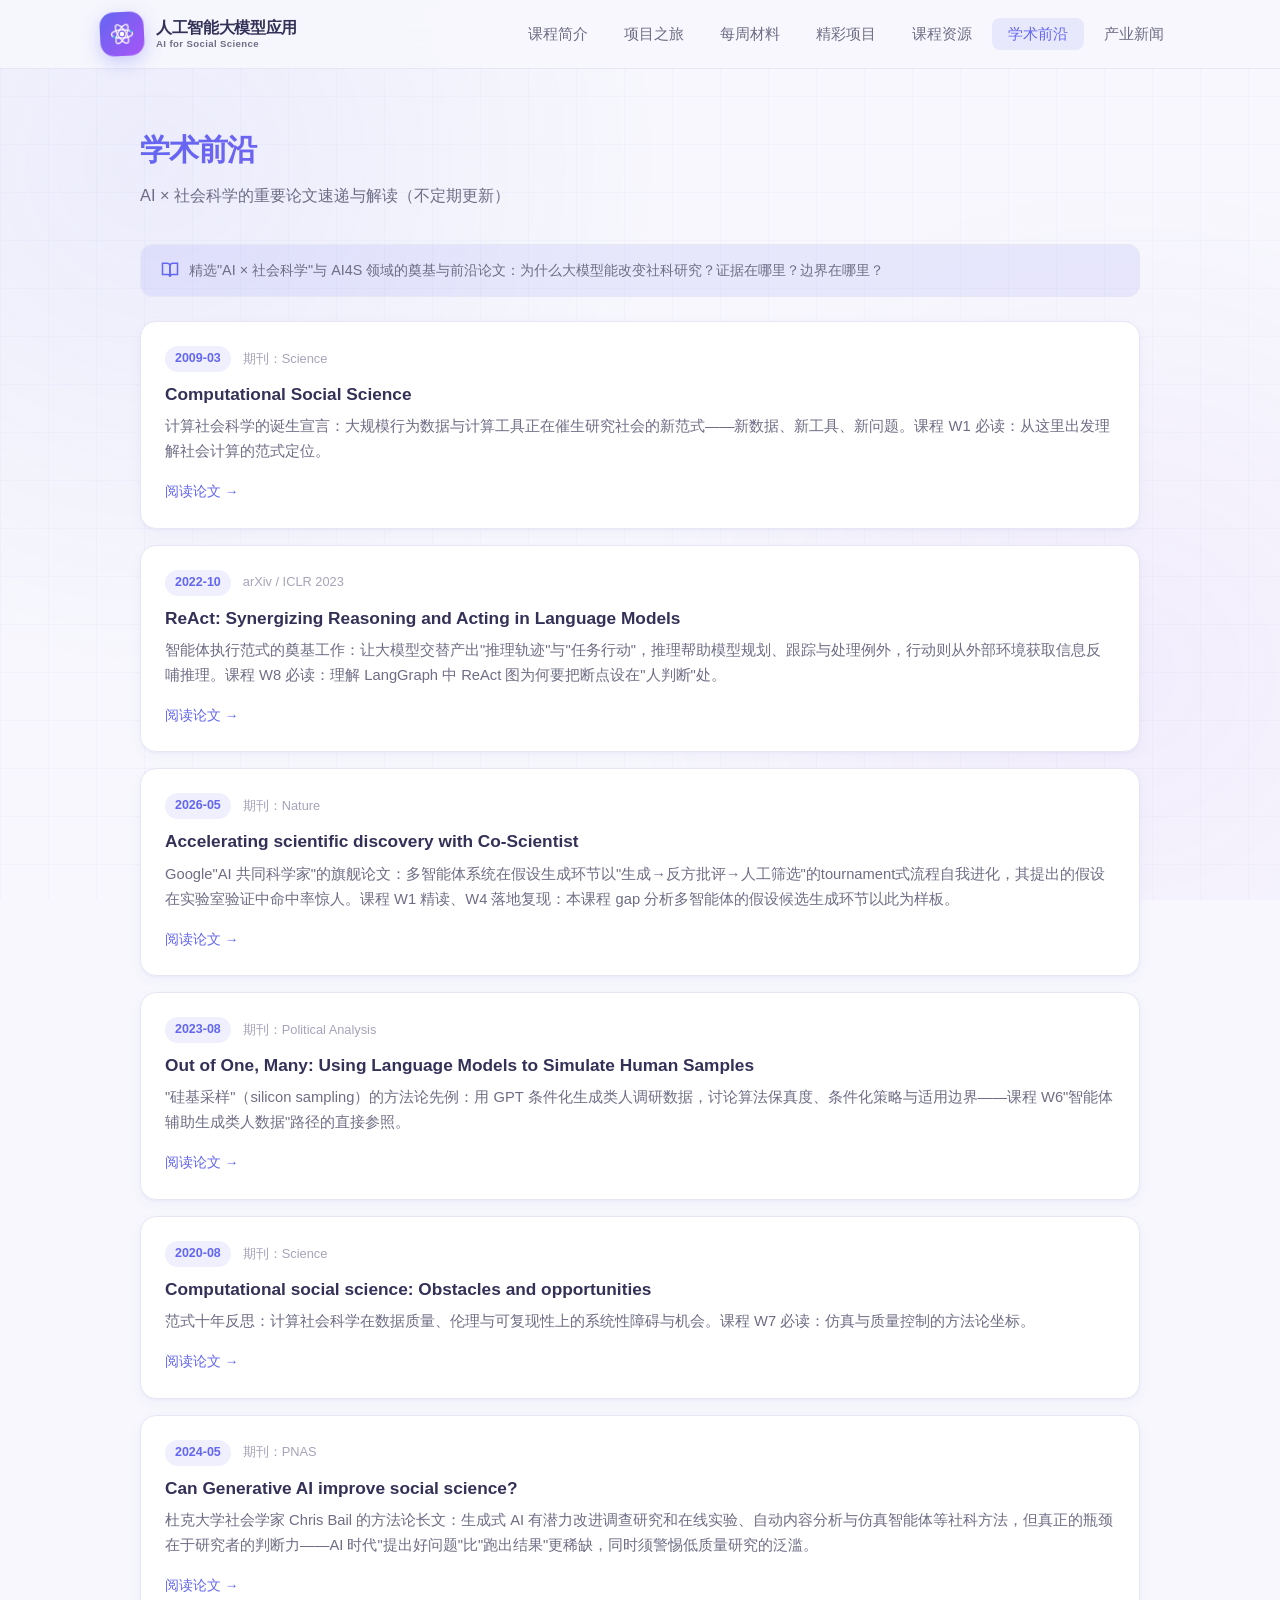
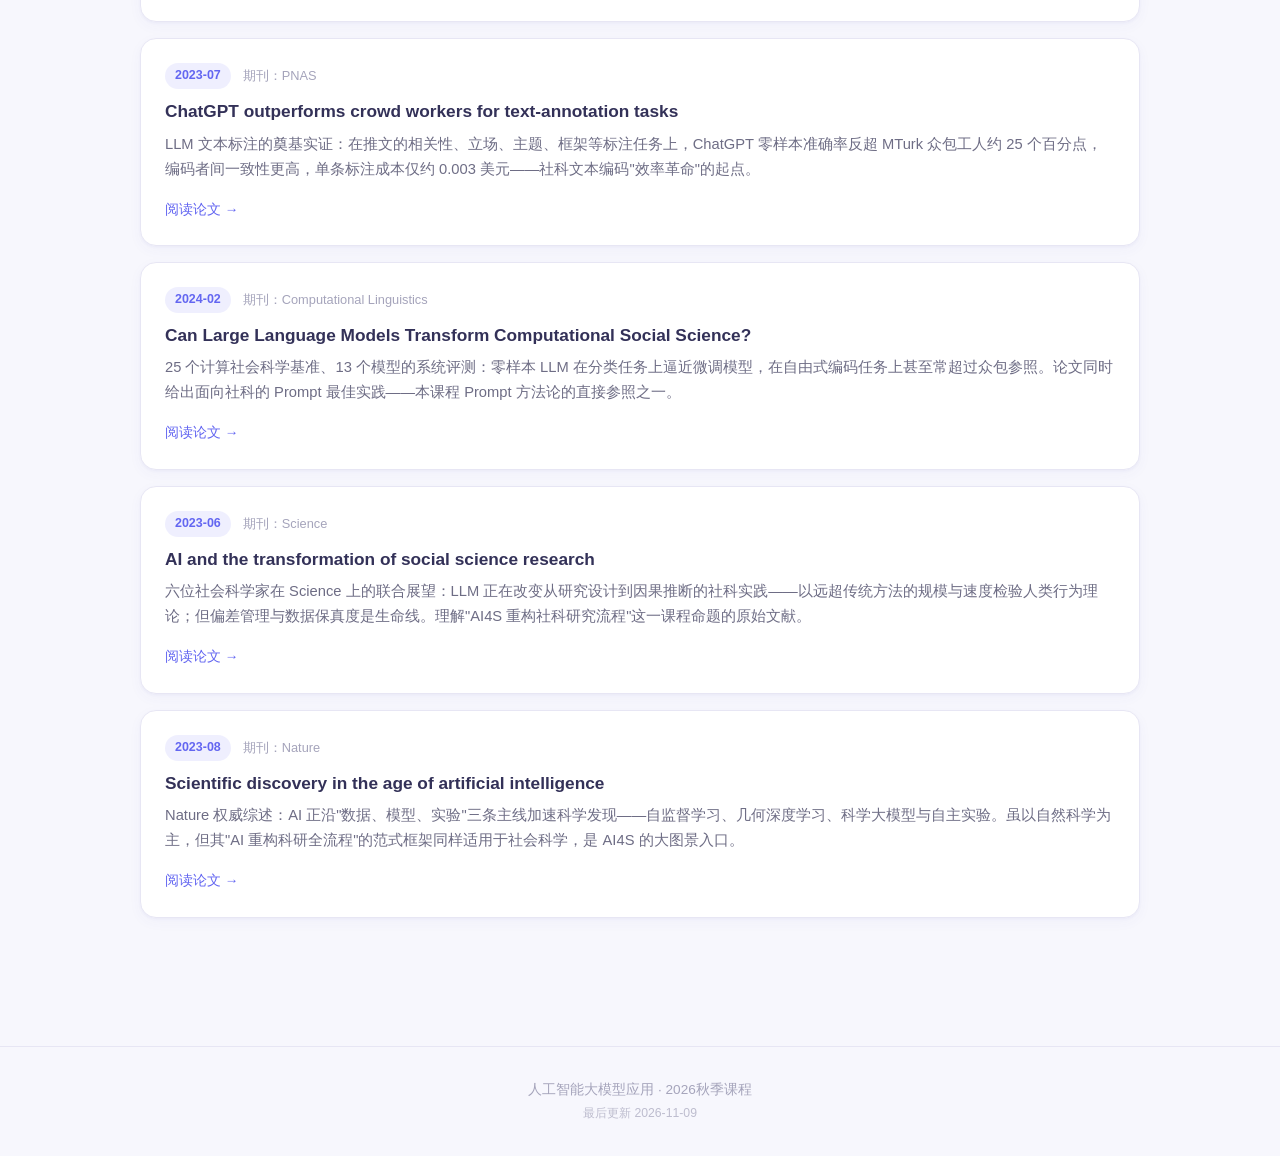
<file: papers.html>
<!DOCTYPE html>
<html lang="zh-CN">
<head>
    <meta charset="UTF-8">
    <meta name="viewport" content="width=device-width, initial-scale=1.0">
    <title>学术前沿 — 人工智能大模型应用</title>
    <meta name="description" content="社科博士生 9 周构建个人 AI4S 工具栈的 PBL 课程展示——开源 AI4S 项目精选、课程安排与科研产出公开展示入口。">
    <meta property="og:title" content="人工智能大模型应用 · 2026秋季">
    <meta property="og:description" content="社科博士生 9 周构建个人 AI4S 工具栈的 PBL 课程展示——开源 AI4S 项目精选、课程安排与科研产出公开展示入口。">
    <meta property="og:type" content="website">
    <meta property="og:url" content="https://haichaozheng.github.io/ai4s-showcase/">
    <link rel="icon" type="image/svg+xml" href="favicon.svg">
    <link rel="stylesheet" href="style.css?v=4">
</head>
<body>
    <nav>
        <div class="nav-inner">
            <a href="index.html" class="logo">
                <div class="logo-icon">
                    <svg width="26" height="26" viewBox="0 0 32 32" fill="none">
                        <circle cx="16" cy="16" r="2.8" fill="white"/>
                        <ellipse cx="16" cy="16" rx="13" ry="5" stroke="white" stroke-width="1.5"/>
                        <ellipse cx="16" cy="16" rx="13" ry="5" stroke="white" stroke-width="1.5" transform="rotate(60 16 16)"/>
                        <ellipse cx="16" cy="16" rx="13" ry="5" stroke="white" stroke-width="1.5" transform="rotate(120 16 16)"/>
                        <circle cx="27.5" cy="13" r="1.4" fill="#06b6d4"/>
                        <circle cx="6.5" cy="19.5" r="1.4" fill="#06b6d4"/>
                    </svg>
                </div>
                <span class="logo-text"><span class="logo-title">人工智能大模型应用</span><span class="logo-subtitle">AI for Social Science</span></span>
            </a>
            <input type="checkbox" id="nav-toggle" class="nav-toggle">
            <label for="nav-toggle" class="nav-toggle-label" aria-label="菜单">
                <span></span><span></span><span></span>
            </label>
            <ul class="nav-links">
                <li><a href="intro.html">课程简介</a></li>
                <li><a href="timeline.html">项目之旅</a></li>
                <li><a href="weekly.html">每周材料</a></li>
                <li><a href="projects.html">精彩项目</a></li>
                <li><a href="resources.html">课程资源</a></li>
                <li><a href="papers.html" class="active">学术前沿</a></li>
                <li><a href="news.html">产业新闻</a></li>
            </ul>
        </div>
    </nav>

    <main>
        <h1 class="page-title">学术前沿</h1>
        <p class="page-subtitle">AI × 社会科学的重要论文速递与解读（不定期更新）</p>

        <!-- 新增论文条目：复制下方模板，填入内容，放在 .news-list 内顶部即可 -->
        <!--
        <div class="news-card">
            <div class="news-meta">
                <span class="news-date">2024-01</span>
                <span class="news-source">期刊：XX</span>
            </div>
            <h3 class="news-title">论文标题</h3>
            <p class="news-summary">一两句话概括论文做了什么、发现了什么，以及对本课程/社科研究的启示。</p>
            <a href="#" class="news-link">阅读论文 →</a>
        </div>
        -->

        <div class="note-banner">
            <svg viewBox="0 0 24 24"><path d="M2 3h6a4 4 0 0 1 4 4v14a3 3 0 0 0-3-3H2z"/><path d="M22 3h-6a4 4 0 0 0-4 4v14a3 3 0 0 1 3-3h7z"/></svg>
            <span>精选"AI × 社会科学"与 AI4S 领域的奠基与前沿论文：为什么大模型能改变社科研究？证据在哪里？边界在哪里？</span>
        </div>

        <div class="section">
            <div class="news-list">
                <div class="news-card">
                    <div class="news-meta">
                        <span class="news-date">2009-03</span>
                        <span class="news-source">期刊：Science</span>
                    </div>
                    <h3 class="news-title">Computational Social Science</h3>
                    <p class="news-summary">计算社会科学的诞生宣言：大规模行为数据与计算工具正在催生研究社会的新范式——新数据、新工具、新问题。课程 W1 必读：从这里出发理解社会计算的范式定位。</p>
                    <a href="https://www.science.org/doi/10.1126/science.1167742" target="_blank" rel="noopener" class="news-link">阅读论文 →</a>
                </div>
                <div class="news-card">
                    <div class="news-meta">
                        <span class="news-date">2022-10</span>
                        <span class="news-source">arXiv / ICLR 2023</span>
                    </div>
                    <h3 class="news-title">ReAct: Synergizing Reasoning and Acting in Language Models</h3>
                    <p class="news-summary">智能体执行范式的奠基工作：让大模型交替产出"推理轨迹"与"任务行动"，推理帮助模型规划、跟踪与处理例外，行动则从外部环境获取信息反哺推理。课程 W8 必读：理解 LangGraph 中 ReAct 图为何要把断点设在"人判断"处。</p>
                    <a href="https://arxiv.org/abs/2210.03629" target="_blank" rel="noopener" class="news-link">阅读论文 →</a>
                </div>
                <div class="news-card">
                    <div class="news-meta">
                        <span class="news-date">2026-05</span>
                        <span class="news-source">期刊：Nature</span>
                    </div>
                    <h3 class="news-title">Accelerating scientific discovery with Co-Scientist</h3>
                    <p class="news-summary">Google"AI 共同科学家"的旗舰论文：多智能体系统在假设生成环节以"生成→反方批评→人工筛选"的tournament式流程自我进化，其提出的假设在实验室验证中命中率惊人。课程 W1 精读、W4 落地复现：本课程 gap 分析多智能体的假设候选生成环节以此为样板。</p>
                    <a href="https://www.nature.com/articles/s41586-026-10644-y" target="_blank" rel="noopener" class="news-link">阅读论文 →</a>
                </div>
                <div class="news-card">
                    <div class="news-meta">
                        <span class="news-date">2023-08</span>
                        <span class="news-source">期刊：Political Analysis</span>
                    </div>
                    <h3 class="news-title">Out of One, Many: Using Language Models to Simulate Human Samples</h3>
                    <p class="news-summary">"硅基采样"（silicon sampling）的方法论先例：用 GPT 条件化生成类人调研数据，讨论算法保真度、条件化策略与适用边界——课程 W6"智能体辅助生成类人数据"路径的直接参照。</p>
                    <a href="https://doi.org/10.1017/S1047198722001063" target="_blank" rel="noopener" class="news-link">阅读论文 →</a>
                </div>
                <div class="news-card">
                    <div class="news-meta">
                        <span class="news-date">2020-08</span>
                        <span class="news-source">期刊：Science</span>
                    </div>
                    <h3 class="news-title">Computational social science: Obstacles and opportunities</h3>
                    <p class="news-summary">范式十年反思：计算社会科学在数据质量、伦理与可复现性上的系统性障碍与机会。课程 W7 必读：仿真与质量控制的方法论坐标。</p>
                    <a href="https://www.science.org/doi/10.1126/science.aaz8172" target="_blank" rel="noopener" class="news-link">阅读论文 →</a>
                </div>
                <div class="news-card">
                    <div class="news-meta">
                        <span class="news-date">2024-05</span>
                        <span class="news-source">期刊：PNAS</span>
                    </div>
                    <h3 class="news-title">Can Generative AI improve social science?</h3>
                    <p class="news-summary">杜克大学社会学家 Chris Bail 的方法论长文：生成式 AI 有潜力改进调查研究和在线实验、自动内容分析与仿真智能体等社科方法，但真正的瓶颈在于研究者的判断力——AI 时代"提出好问题"比"跑出结果"更稀缺，同时须警惕低质量研究的泛滥。</p>
                    <a href="https://www.pnas.org/doi/10.1073/pnas.2314021121" target="_blank" rel="noopener" class="news-link">阅读论文 →</a>
                </div>
                <div class="news-card">
                    <div class="news-meta">
                        <span class="news-date">2023-07</span>
                        <span class="news-source">期刊：PNAS</span>
                    </div>
                    <h3 class="news-title">ChatGPT outperforms crowd workers for text-annotation tasks</h3>
                    <p class="news-summary">LLM 文本标注的奠基实证：在推文的相关性、立场、主题、框架等标注任务上，ChatGPT 零样本准确率反超 MTurk 众包工人约 25 个百分点，编码者间一致性更高，单条标注成本仅约 0.003 美元——社科文本编码"效率革命"的起点。</p>
                    <a href="https://www.pnas.org/doi/10.1073/pnas.2305016120" target="_blank" rel="noopener" class="news-link">阅读论文 →</a>
                </div>
                <div class="news-card">
                    <div class="news-meta">
                        <span class="news-date">2024-02</span>
                        <span class="news-source">期刊：Computational Linguistics</span>
                    </div>
                    <h3 class="news-title">Can Large Language Models Transform Computational Social Science?</h3>
                    <p class="news-summary">25 个计算社会科学基准、13 个模型的系统评测：零样本 LLM 在分类任务上逼近微调模型，在自由式编码任务上甚至常超过众包参照。论文同时给出面向社科的 Prompt 最佳实践——本课程 Prompt 方法论的直接参照之一。</p>
                    <a href="https://arxiv.org/abs/2305.03514" target="_blank" rel="noopener" class="news-link">阅读论文 →</a>
                </div>
                <div class="news-card">
                    <div class="news-meta">
                        <span class="news-date">2023-06</span>
                        <span class="news-source">期刊：Science</span>
                    </div>
                    <h3 class="news-title">AI and the transformation of social science research</h3>
                    <p class="news-summary">六位社会科学家在 Science 上的联合展望：LLM 正在改变从研究设计到因果推断的社科实践——以远超传统方法的规模与速度检验人类行为理论；但偏差管理与数据保真度是生命线。理解"AI4S 重构社科研究流程"这一课程命题的原始文献。</p>
                    <a href="https://www.science.org/doi/10.1126/science.adi1778" target="_blank" rel="noopener" class="news-link">阅读论文 →</a>
                </div>
                <div class="news-card">
                    <div class="news-meta">
                        <span class="news-date">2023-08</span>
                        <span class="news-source">期刊：Nature</span>
                    </div>
                    <h3 class="news-title">Scientific discovery in the age of artificial intelligence</h3>
                    <p class="news-summary">Nature 权威综述：AI 正沿"数据、模型、实验"三条主线加速科学发现——自监督学习、几何深度学习、科学大模型与自主实验。虽以自然科学为主，但其"AI 重构科研全流程"的范式框架同样适用于社会科学，是 AI4S 的大图景入口。</p>
                    <a href="https://www.nature.com/articles/s41586-023-06221-2" target="_blank" rel="noopener" class="news-link">阅读论文 →</a>
                </div>
            </div>
        </div>
    </main>

    <footer>
        人工智能大模型应用 · 2026秋季课程
        <span style="display:block;margin-top:4px;font-size:0.9em;opacity:0.7;">最后更新 2026-11-09</span>
    </footer>
</body>
</html>
</file>
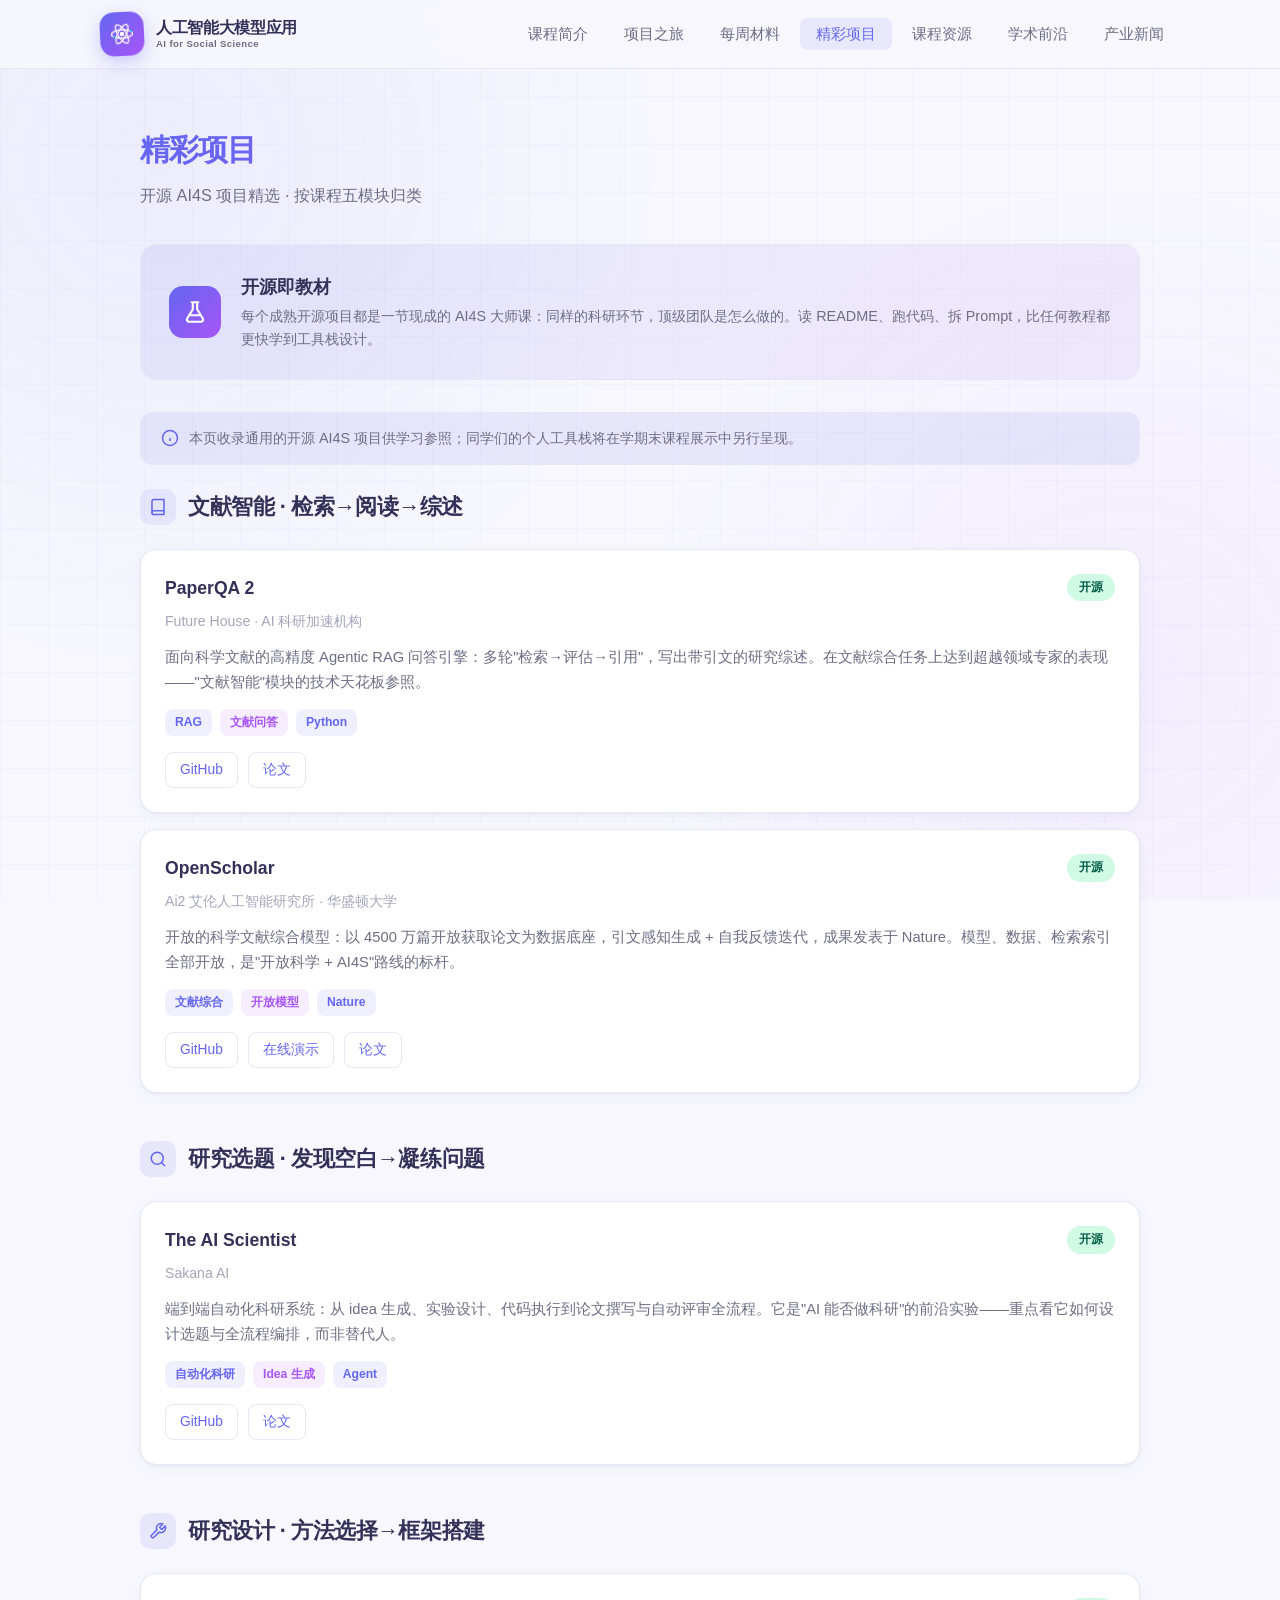
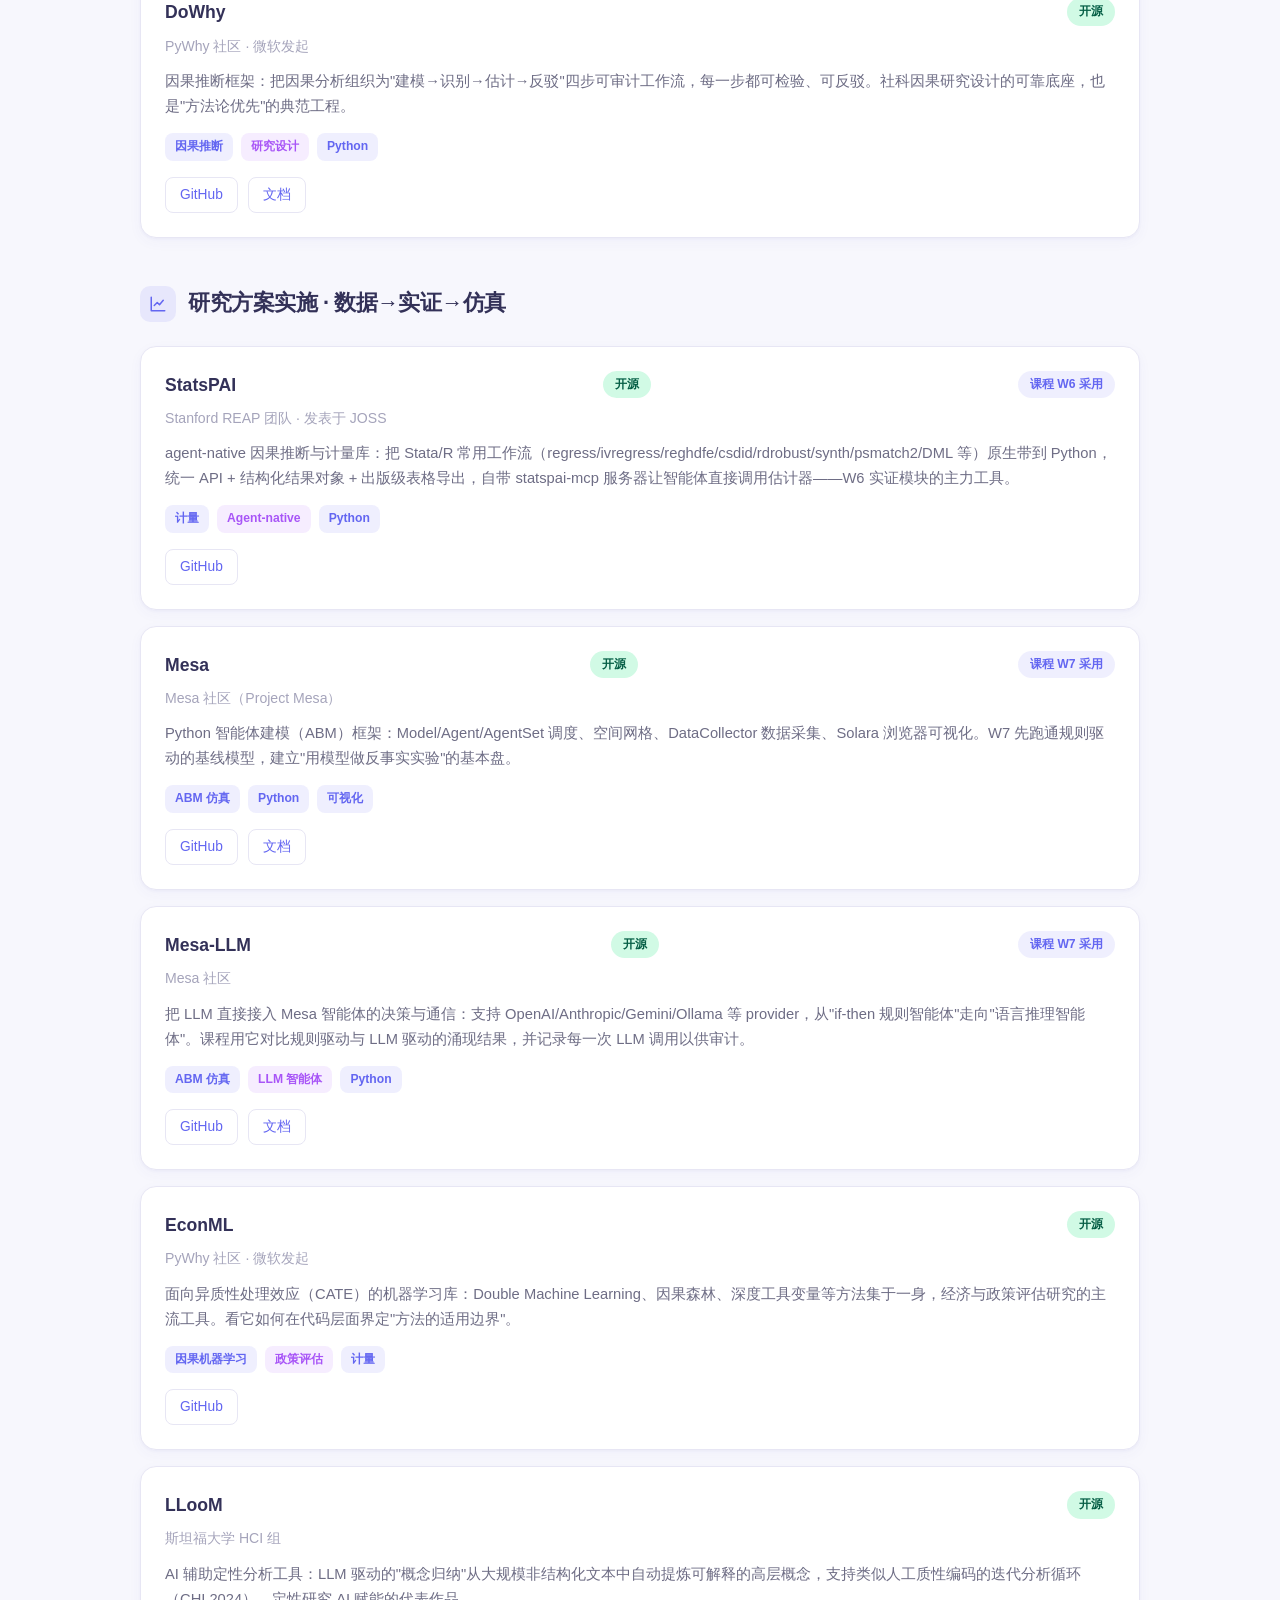
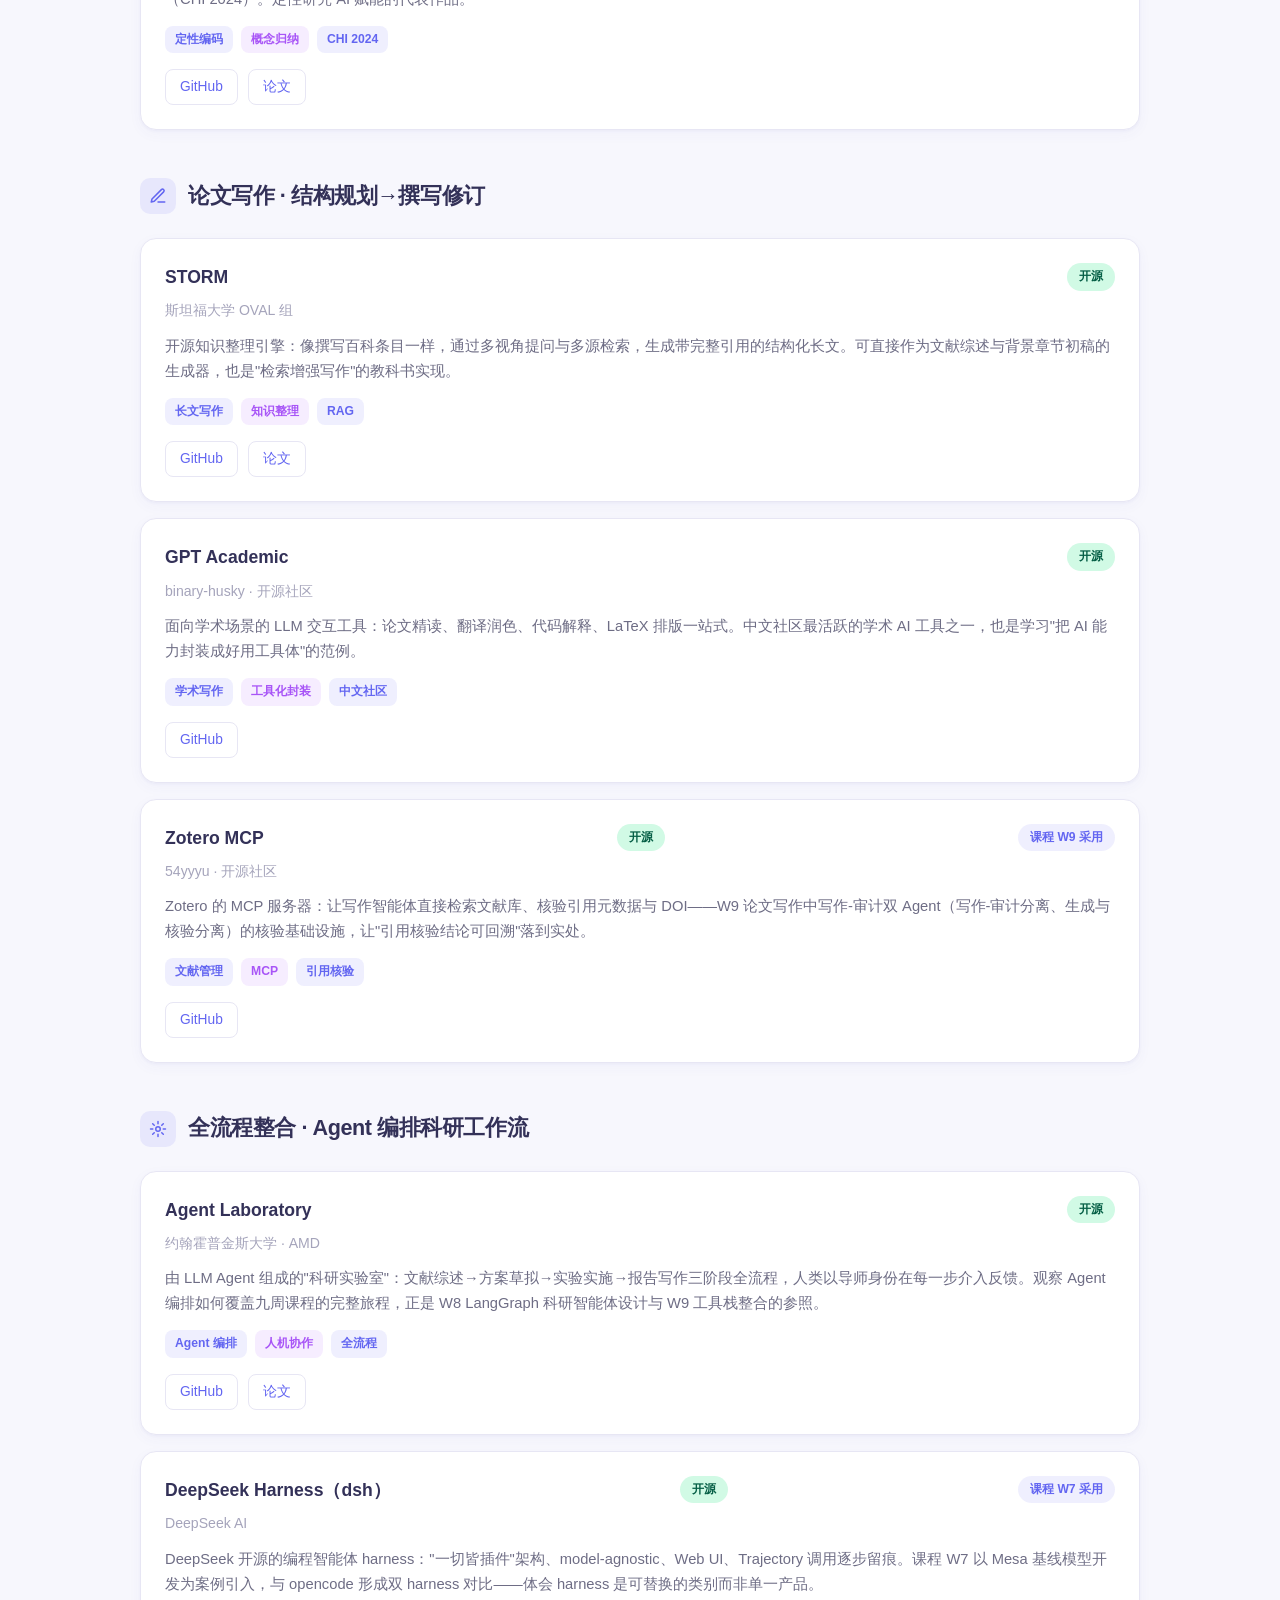
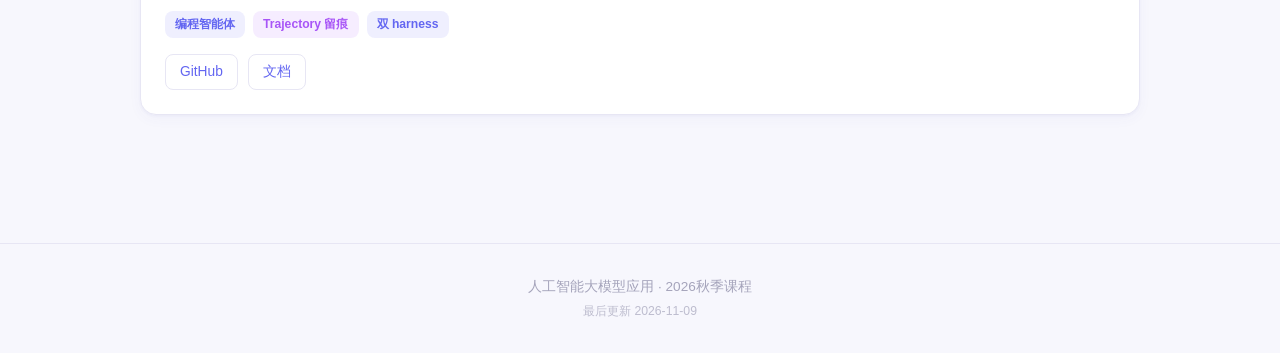
<file: projects.html>
<!DOCTYPE html>
<html lang="zh-CN">
<head>
    <meta charset="UTF-8">
    <meta name="viewport" content="width=device-width, initial-scale=1.0">
    <title>精彩项目 — 人工智能大模型应用</title>
    <meta name="description" content="社科博士生 9 周构建个人 AI4S 工具栈的 PBL 课程展示——开源 AI4S 项目精选、课程安排与科研产出公开展示入口。">
    <meta property="og:title" content="人工智能大模型应用 · 2026秋季">
    <meta property="og:description" content="社科博士生 9 周构建个人 AI4S 工具栈的 PBL 课程展示——开源 AI4S 项目精选、课程安排与科研产出公开展示入口。">
    <meta property="og:type" content="website">
    <meta property="og:url" content="https://haichaozheng.github.io/ai4s-showcase/">
    <link rel="icon" type="image/svg+xml" href="favicon.svg">
    <link rel="stylesheet" href="style.css?v=4">
</head>
<body>
    <nav>
        <div class="nav-inner">
            <a href="index.html" class="logo">
                <div class="logo-icon">
                    <svg width="26" height="26" viewBox="0 0 32 32" fill="none">
                        <circle cx="16" cy="16" r="2.8" fill="white"/>
                        <ellipse cx="16" cy="16" rx="13" ry="5" stroke="white" stroke-width="1.5"/>
                        <ellipse cx="16" cy="16" rx="13" ry="5" stroke="white" stroke-width="1.5" transform="rotate(60 16 16)"/>
                        <ellipse cx="16" cy="16" rx="13" ry="5" stroke="white" stroke-width="1.5" transform="rotate(120 16 16)"/>
                        <circle cx="27.5" cy="13" r="1.4" fill="#06b6d4"/>
                        <circle cx="6.5" cy="19.5" r="1.4" fill="#06b6d4"/>
                    </svg>
                </div>
                <span class="logo-text"><span class="logo-title">人工智能大模型应用</span><span class="logo-subtitle">AI for Social Science</span></span>
            </a>
            <input type="checkbox" id="nav-toggle" class="nav-toggle">
            <label for="nav-toggle" class="nav-toggle-label" aria-label="菜单">
                <span></span><span></span><span></span>
            </label>
            <ul class="nav-links">
                <li><a href="intro.html">课程简介</a></li>
                <li><a href="timeline.html">项目之旅</a></li>
                <li><a href="weekly.html">每周材料</a></li>
                <li><a href="projects.html" class="active">精彩项目</a></li>
                <li><a href="resources.html">课程资源</a></li>
                <li><a href="papers.html">学术前沿</a></li>
                <li><a href="news.html">产业新闻</a></li>
            </ul>
        </div>
    </nav>

    <main>
        <h1 class="page-title">精彩项目</h1>
        <p class="page-subtitle">开源 AI4S 项目精选 · 按课程五模块归类</p>

        <div class="demo-banner">
            <div class="demo-banner-icon">
                <svg viewBox="0 0 24 24"><path d="M9 3h6M10 3v6.5L4.8 18a2 2 0 0 0 1.7 3h11a2 2 0 0 0 1.7-3L14 9.5V3"/><path d="M7.5 15h9"/></svg>
            </div>
            <div>
                <h3>开源即教材</h3>
                <p>每个成熟开源项目都是一节现成的 AI4S 大师课：同样的科研环节，顶级团队是怎么做的。读 README、跑代码、拆 Prompt，比任何教程都更快学到工具栈设计。</p>
            </div>
        </div>

        <div class="note-banner">
            <svg viewBox="0 0 24 24"><circle cx="12" cy="12" r="10"/><path d="M12 16v-4M12 8h.01"/></svg>
            <span>本页收录通用的开源 AI4S 项目供学习参照；同学们的个人工具栈将在学期末课程展示中另行呈现。</span>
        </div>

        <div class="section">
            <div class="section-header">
                <div class="section-icon">
                    <svg viewBox="0 0 24 24"><path d="M4 19.5A2.5 2.5 0 0 1 6.5 17H20"/><path d="M6.5 2H20v20H6.5A2.5 2.5 0 0 1 4 19.5v-15A2.5 2.5 0 0 1 6.5 2z"/></svg>
                </div>
                <h2 class="section-title">文献智能 · 检索→阅读→综述</h2>
            </div>

            <div class="project-card">
                <div class="project-card-head">
                    <div class="project-card-title">PaperQA 2</div>
                    <span class="badge badge-live">开源</span>
                </div>
                <div class="project-card-author">Future House · AI 科研加速机构</div>
                <div class="project-card-desc">面向科学文献的高精度 Agentic RAG 问答引擎：多轮"检索→评估→引用"，写出带引文的研究综述。在文献综合任务上达到超越领域专家的表现——"文献智能"模块的技术天花板参照。</div>
                <div class="project-tags">
                    <span class="tag">RAG</span>
                    <span class="tag tag-ai">文献问答</span>
                    <span class="tag">Python</span>
                </div>
                <div class="project-links">
                    <a href="https://github.com/Future-House/paper-qa" target="_blank" rel="noopener">GitHub</a>
                    <a href="https://arxiv.org/abs/2409.13740" target="_blank" rel="noopener">论文</a>
                </div>
            </div>

            <div class="project-card">
                <div class="project-card-head">
                    <div class="project-card-title">OpenScholar</div>
                    <span class="badge badge-live">开源</span>
                </div>
                <div class="project-card-author">Ai2 艾伦人工智能研究所 · 华盛顿大学</div>
                <div class="project-card-desc">开放的科学文献综合模型：以 4500 万篇开放获取论文为数据底座，引文感知生成 + 自我反馈迭代，成果发表于 Nature。模型、数据、检索索引全部开放，是"开放科学 + AI4S"路线的标杆。</div>
                <div class="project-tags">
                    <span class="tag">文献综合</span>
                    <span class="tag tag-ai">开放模型</span>
                    <span class="tag">Nature</span>
                </div>
                <div class="project-links">
                    <a href="https://github.com/AkariAsai/OpenScholar" target="_blank" rel="noopener">GitHub</a>
                    <a href="https://openscholar.allen.ai/" target="_blank" rel="noopener">在线演示</a>
                    <a href="https://www.nature.com/articles/s41586-025-10072-4" target="_blank" rel="noopener">论文</a>
                </div>
            </div>
        </div>

        <div class="section">
            <div class="section-header">
                <div class="section-icon">
                    <svg viewBox="0 0 24 24"><circle cx="11" cy="11" r="8"/><path d="m21 21-4.3-4.3"/></svg>
                </div>
                <h2 class="section-title">研究选题 · 发现空白→凝练问题</h2>
            </div>

            <div class="project-card">
                <div class="project-card-head">
                    <div class="project-card-title">The AI Scientist</div>
                    <span class="badge badge-live">开源</span>
                </div>
                <div class="project-card-author">Sakana AI</div>
                <div class="project-card-desc">端到端自动化科研系统：从 idea 生成、实验设计、代码执行到论文撰写与自动评审全流程。它是"AI 能否做科研"的前沿实验——重点看它如何设计选题与全流程编排，而非替代人。</div>
                <div class="project-tags">
                    <span class="tag">自动化科研</span>
                    <span class="tag tag-ai">Idea 生成</span>
                    <span class="tag">Agent</span>
                </div>
                <div class="project-links">
                    <a href="https://github.com/SakanaAI/AI-Scientist" target="_blank" rel="noopener">GitHub</a>
                    <a href="https://arxiv.org/abs/2408.06292" target="_blank" rel="noopener">论文</a>
                </div>
            </div>
        </div>

        <div class="section">
            <div class="section-header">
                <div class="section-icon">
                    <svg viewBox="0 0 24 24"><path d="M14.7 6.3a1 1 0 0 0 0 1.4l1.6 1.6a1 1 0 0 0 1.4 0l3.77-3.77a6 6 0 0 1-7.94 7.94l-6.91 6.91a2.12 2.12 0 0 1-3-3l6.91-6.91a6 6 0 0 1 7.94-7.94l-3.76 3.76z"/></svg>
                </div>
                <h2 class="section-title">研究设计 · 方法选择→框架搭建</h2>
            </div>

            <div class="project-card">
                <div class="project-card-head">
                    <div class="project-card-title">DoWhy</div>
                    <span class="badge badge-live">开源</span>
                </div>
                <div class="project-card-author">PyWhy 社区 · 微软发起</div>
                <div class="project-card-desc">因果推断框架：把因果分析组织为"建模→识别→估计→反驳"四步可审计工作流，每一步都可检验、可反驳。社科因果研究设计的可靠底座，也是"方法论优先"的典范工程。</div>
                <div class="project-tags">
                    <span class="tag">因果推断</span>
                    <span class="tag tag-ai">研究设计</span>
                    <span class="tag">Python</span>
                </div>
                <div class="project-links">
                    <a href="https://github.com/py-why/dowhy" target="_blank" rel="noopener">GitHub</a>
                    <a href="https://www.pywhy.org/dowhy/" target="_blank" rel="noopener">文档</a>
                </div>
            </div>
        </div>

        <div class="section">
            <div class="section-header">
                <div class="section-icon">
                    <svg viewBox="0 0 24 24"><path d="M3 3v18h18"/><path d="M7 14l4-4 3 3 5-6"/></svg>
                </div>
                <h2 class="section-title">研究方案实施 · 数据→实证→仿真</h2>
            </div>

            <div class="project-card">
                <div class="project-card-head">
                    <div class="project-card-title">StatsPAI</div>
                    <span class="badge badge-live">开源</span>
                    <span class="badge badge-demo">课程 W6 采用</span>
                </div>
                <div class="project-card-author">Stanford REAP 团队 · 发表于 JOSS</div>
                <div class="project-card-desc">agent-native 因果推断与计量库：把 Stata/R 常用工作流（regress/ivregress/reghdfe/csdid/rdrobust/synth/psmatch2/DML 等）原生带到 Python，统一 API + 结构化结果对象 + 出版级表格导出，自带 statspai-mcp 服务器让智能体直接调用估计器——W6 实证模块的主力工具。</div>
                <div class="project-tags">
                    <span class="tag">计量</span>
                    <span class="tag tag-ai">Agent-native</span>
                    <span class="tag">Python</span>
                </div>
                <div class="project-links">
                    <a href="https://github.com/brycewang-stanford/statspai" target="_blank" rel="noopener">GitHub</a>
                </div>
            </div>

            <div class="project-card">
                <div class="project-card-head">
                    <div class="project-card-title">Mesa</div>
                    <span class="badge badge-live">开源</span>
                    <span class="badge badge-demo">课程 W7 采用</span>
                </div>
                <div class="project-card-author">Mesa 社区（Project Mesa）</div>
                <div class="project-card-desc">Python 智能体建模（ABM）框架：Model/Agent/AgentSet 调度、空间网格、DataCollector 数据采集、Solara 浏览器可视化。W7 先跑通规则驱动的基线模型，建立"用模型做反事实实验"的基本盘。</div>
                <div class="project-tags">
                    <span class="tag">ABM 仿真</span>
                    <span class="tag">Python</span>
                    <span class="tag">可视化</span>
                </div>
                <div class="project-links">
                    <a href="https://github.com/projectmesa/mesa" target="_blank" rel="noopener">GitHub</a>
                    <a href="https://mesa.readthedocs.io/latest/" target="_blank" rel="noopener">文档</a>
                </div>
            </div>

            <div class="project-card">
                <div class="project-card-head">
                    <div class="project-card-title">Mesa-LLM</div>
                    <span class="badge badge-live">开源</span>
                    <span class="badge badge-demo">课程 W7 采用</span>
                </div>
                <div class="project-card-author">Mesa 社区</div>
                <div class="project-card-desc">把 LLM 直接接入 Mesa 智能体的决策与通信：支持 OpenAI/Anthropic/Gemini/Ollama 等 provider，从"if-then 规则智能体"走向"语言推理智能体"。课程用它对比规则驱动与 LLM 驱动的涌现结果，并记录每一次 LLM 调用以供审计。</div>
                <div class="project-tags">
                    <span class="tag">ABM 仿真</span>
                    <span class="tag tag-ai">LLM 智能体</span>
                    <span class="tag">Python</span>
                </div>
                <div class="project-links">
                    <a href="https://github.com/mesa/mesa-llm" target="_blank" rel="noopener">GitHub</a>
                    <a href="https://mesa-llm.readthedocs.io/" target="_blank" rel="noopener">文档</a>
                </div>
            </div>

            <div class="project-card">
                <div class="project-card-head">
                    <div class="project-card-title">EconML</div>
                    <span class="badge badge-live">开源</span>
                </div>
                <div class="project-card-author">PyWhy 社区 · 微软发起</div>
                <div class="project-card-desc">面向异质性处理效应（CATE）的机器学习库：Double Machine Learning、因果森林、深度工具变量等方法集于一身，经济与政策评估研究的主流工具。看它如何在代码层面界定"方法的适用边界"。</div>
                <div class="project-tags">
                    <span class="tag">因果机器学习</span>
                    <span class="tag tag-ai">政策评估</span>
                    <span class="tag">计量</span>
                </div>
                <div class="project-links">
                    <a href="https://github.com/py-why/econml" target="_blank" rel="noopener">GitHub</a>
                </div>
            </div>

            <div class="project-card">
                <div class="project-card-head">
                    <div class="project-card-title">LLooM</div>
                    <span class="badge badge-live">开源</span>
                </div>
                <div class="project-card-author">斯坦福大学 HCI 组</div>
                <div class="project-card-desc">AI 辅助定性分析工具：LLM 驱动的"概念归纳"从大规模非结构化文本中自动提炼可解释的高层概念，支持类似人工质性编码的迭代分析循环（CHI 2024）。定性研究 AI 赋能的代表作品。</div>
                <div class="project-tags">
                    <span class="tag">定性编码</span>
                    <span class="tag tag-ai">概念归纳</span>
                    <span class="tag">CHI 2024</span>
                </div>
                <div class="project-links">
                    <a href="https://github.com/michelle123lam/lloom" target="_blank" rel="noopener">GitHub</a>
                    <a href="https://arxiv.org/abs/2404.12259" target="_blank" rel="noopener">论文</a>
                </div>
            </div>
        </div>

        <div class="section">
            <div class="section-header">
                <div class="section-icon">
                    <svg viewBox="0 0 24 24"><path d="M12 20h9"/><path d="M16.5 3.5a2.12 2.12 0 0 1 3 3L7 19l-4 1 1-4z"/></svg>
                </div>
                <h2 class="section-title">论文写作 · 结构规划→撰写修订</h2>
            </div>

            <div class="project-card">
                <div class="project-card-head">
                    <div class="project-card-title">STORM</div>
                    <span class="badge badge-live">开源</span>
                </div>
                <div class="project-card-author">斯坦福大学 OVAL 组</div>
                <div class="project-card-desc">开源知识整理引擎：像撰写百科条目一样，通过多视角提问与多源检索，生成带完整引用的结构化长文。可直接作为文献综述与背景章节初稿的生成器，也是"检索增强写作"的教科书实现。</div>
                <div class="project-tags">
                    <span class="tag">长文写作</span>
                    <span class="tag tag-ai">知识整理</span>
                    <span class="tag">RAG</span>
                </div>
                <div class="project-links">
                    <a href="https://github.com/stanford-oval/storm" target="_blank" rel="noopener">GitHub</a>
                    <a href="https://arxiv.org/abs/2402.14207" target="_blank" rel="noopener">论文</a>
                </div>
            </div>

            <div class="project-card">
                <div class="project-card-head">
                    <div class="project-card-title">GPT Academic</div>
                    <span class="badge badge-live">开源</span>
                </div>
                <div class="project-card-author">binary-husky · 开源社区</div>
                <div class="project-card-desc">面向学术场景的 LLM 交互工具：论文精读、翻译润色、代码解释、LaTeX 排版一站式。中文社区最活跃的学术 AI 工具之一，也是学习"把 AI 能力封装成好用工具体"的范例。</div>
                <div class="project-tags">
                    <span class="tag">学术写作</span>
                    <span class="tag tag-ai">工具化封装</span>
                    <span class="tag">中文社区</span>
                </div>
                <div class="project-links">
                    <a href="https://github.com/binary-husky/gpt_academic" target="_blank" rel="noopener">GitHub</a>
                </div>
            </div>

            <div class="project-card">
                <div class="project-card-head">
                    <div class="project-card-title">Zotero MCP</div>
                    <span class="badge badge-live">开源</span>
                    <span class="badge badge-demo">课程 W9 采用</span>
                </div>
                <div class="project-card-author">54yyyu · 开源社区</div>
                <div class="project-card-desc">Zotero 的 MCP 服务器：让写作智能体直接检索文献库、核验引用元数据与 DOI——W9 论文写作中写作-审计双 Agent（写作-审计分离、生成与核验分离）的核验基础设施，让"引用核验结论可回溯"落到实处。</div>
                <div class="project-tags">
                    <span class="tag">文献管理</span>
                    <span class="tag tag-ai">MCP</span>
                    <span class="tag">引用核验</span>
                </div>
                <div class="project-links">
                    <a href="https://github.com/54yyyu/zotero-mcp" target="_blank" rel="noopener">GitHub</a>
                </div>
            </div>
        </div>

        <div class="section">
            <div class="section-header">
                <div class="section-icon">
                    <svg viewBox="0 0 24 24"><circle cx="12" cy="12" r="3"/><path d="M12 2v3M12 19v3M2 12h3M19 12h3M4.9 4.9l2.1 2.1M17 17l2.1 2.1M4.9 19.1L7 17M17 7l2.1-2.1"/></svg>
                </div>
                <h2 class="section-title">全流程整合 · Agent 编排科研工作流</h2>
            </div>

            <div class="project-card">
                <div class="project-card-head">
                    <div class="project-card-title">Agent Laboratory</div>
                    <span class="badge badge-live">开源</span>
                </div>
                <div class="project-card-author">约翰霍普金斯大学 · AMD</div>
                <div class="project-card-desc">由 LLM Agent 组成的"科研实验室"：文献综述→方案草拟→实验实施→报告写作三阶段全流程，人类以导师身份在每一步介入反馈。观察 Agent 编排如何覆盖九周课程的完整旅程，正是 W8 LangGraph 科研智能体设计与 W9 工具栈整合的参照。</div>
                <div class="project-tags">
                    <span class="tag">Agent 编排</span>
                    <span class="tag tag-ai">人机协作</span>
                    <span class="tag">全流程</span>
                </div>
                <div class="project-links">
                    <a href="https://github.com/SamuelSchmidgall/AgentLaboratory" target="_blank" rel="noopener">GitHub</a>
                    <a href="https://arxiv.org/abs/2501.04227" target="_blank" rel="noopener">论文</a>
                </div>
            </div>

            <div class="project-card">
                <div class="project-card-head">
                    <div class="project-card-title">DeepSeek Harness（dsh）</div>
                    <span class="badge badge-live">开源</span>
                    <span class="badge badge-demo">课程 W7 采用</span>
                </div>
                <div class="project-card-author">DeepSeek AI</div>
                <div class="project-card-desc">DeepSeek 开源的编程智能体 harness："一切皆插件"架构、model-agnostic、Web UI、Trajectory 调用逐步留痕。课程 W7 以 Mesa 基线模型开发为案例引入，与 opencode 形成双 harness 对比——体会 harness 是可替换的类别而非单一产品。</div>
                <div class="project-tags">
                    <span class="tag">编程智能体</span>
                    <span class="tag tag-ai">Trajectory 留痕</span>
                    <span class="tag">双 harness</span>
                </div>
                <div class="project-links">
                    <a href="https://github.com/deepseek-ai/deepseek-harness" target="_blank" rel="noopener">GitHub</a>
                    <a href="https://deepseek-harness.github.io/deepseek-harness/" target="_blank" rel="noopener">文档</a>
                </div>
            </div>
        </div>
    </main>

    <footer>
        人工智能大模型应用 · 2026秋季课程
        <span style="display:block;margin-top:4px;font-size:0.9em;opacity:0.7;">最后更新 2026-11-09</span>
    </footer>
</body>
</html>
</file>
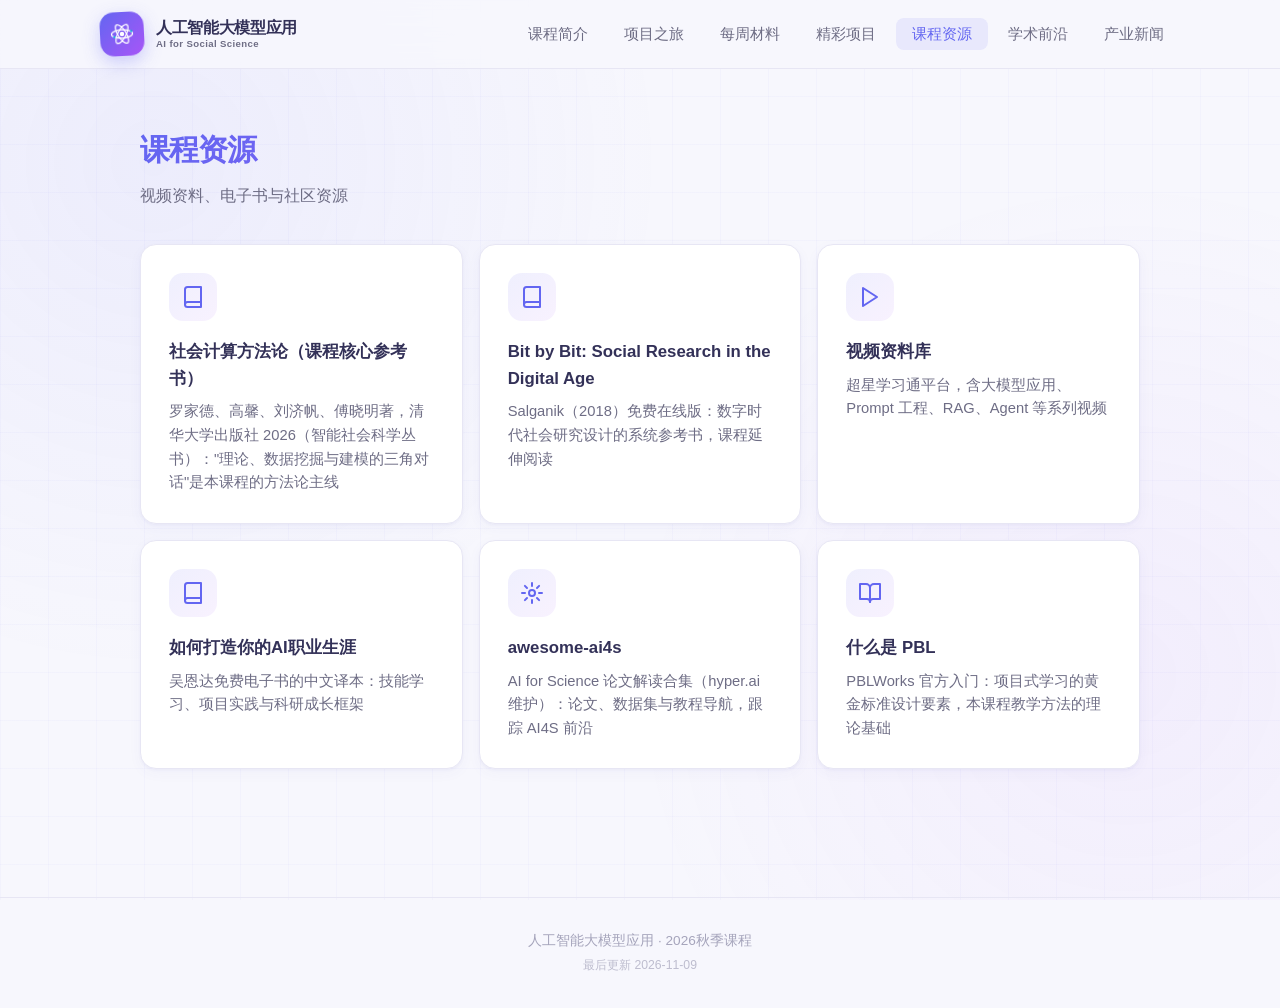
<file: resources.html>
<!DOCTYPE html>
<html lang="zh-CN">
<head>
    <meta charset="UTF-8">
    <meta name="viewport" content="width=device-width, initial-scale=1.0">
    <title>课程资源 — 人工智能大模型应用</title>
    <meta name="description" content="社科博士生 9 周构建个人 AI4S 工具栈的 PBL 课程展示——开源 AI4S 项目精选、课程安排与科研产出公开展示入口。">
    <meta property="og:title" content="人工智能大模型应用 · 2026秋季">
    <meta property="og:description" content="社科博士生 9 周构建个人 AI4S 工具栈的 PBL 课程展示——开源 AI4S 项目精选、课程安排与科研产出公开展示入口。">
    <meta property="og:type" content="website">
    <meta property="og:url" content="https://haichaozheng.github.io/ai4s-showcase/">
    <link rel="icon" type="image/svg+xml" href="favicon.svg">
    <link rel="stylesheet" href="style.css?v=4">
</head>
<body>
    <nav>
        <div class="nav-inner">
            <a href="index.html" class="logo">
                <div class="logo-icon">
                    <svg width="26" height="26" viewBox="0 0 32 32" fill="none">
                        <circle cx="16" cy="16" r="2.8" fill="white"/>
                        <ellipse cx="16" cy="16" rx="13" ry="5" stroke="white" stroke-width="1.5"/>
                        <ellipse cx="16" cy="16" rx="13" ry="5" stroke="white" stroke-width="1.5" transform="rotate(60 16 16)"/>
                        <ellipse cx="16" cy="16" rx="13" ry="5" stroke="white" stroke-width="1.5" transform="rotate(120 16 16)"/>
                        <circle cx="27.5" cy="13" r="1.4" fill="#06b6d4"/>
                        <circle cx="6.5" cy="19.5" r="1.4" fill="#06b6d4"/>
                    </svg>
                </div>
                <span class="logo-text"><span class="logo-title">人工智能大模型应用</span><span class="logo-subtitle">AI for Social Science</span></span>
            </a>
            <input type="checkbox" id="nav-toggle" class="nav-toggle">
            <label for="nav-toggle" class="nav-toggle-label" aria-label="菜单">
                <span></span><span></span><span></span>
            </label>
            <ul class="nav-links">
                <li><a href="intro.html">课程简介</a></li>
                <li><a href="timeline.html">项目之旅</a></li>
                <li><a href="weekly.html">每周材料</a></li>
                <li><a href="projects.html">精彩项目</a></li>
                <li><a href="resources.html" class="active">课程资源</a></li>
                <li><a href="papers.html">学术前沿</a></li>
                <li><a href="news.html">产业新闻</a></li>
            </ul>
        </div>
    </nav>

    <main>
        <h1 class="page-title">课程资源</h1>
        <p class="page-subtitle">视频资料、电子书与社区资源</p>

        <div class="section">
            <div class="resources">
                <a href="https://www.tup.com.cn/bookscenter/book_11246901.html" target="_blank" rel="noopener" class="resource-card" style="text-decoration:none;color:inherit;">
                    <div class="resource-icon">
                        <svg viewBox="0 0 24 24"><path d="M4 19.5A2.5 2.5 0 0 1 6.5 17H20"/><path d="M6.5 2H20v20H6.5A2.5 2.5 0 0 1 4 19.5v-15A2.5 2.5 0 0 1 6.5 2z"/></svg>
                    </div>
                    <div class="resource-title">社会计算方法论（课程核心参考书）</div>
                    <div class="resource-desc">罗家德、高馨、刘济帆、傅晓明著，清华大学出版社 2026（智能社会科学丛书）："理论、数据挖掘与建模的三角对话"是本课程的方法论主线</div>
                </a>
                <a href="https://www.bitbybitbook.com/" target="_blank" rel="noopener" class="resource-card" style="text-decoration:none;color:inherit;">
                    <div class="resource-icon">
                        <svg viewBox="0 0 24 24"><path d="M4 19.5A2.5 2.5 0 0 1 6.5 17H20"/><path d="M6.5 2H20v20H6.5A2.5 2.5 0 0 1 4 19.5v-15A2.5 2.5 0 0 1 6.5 2z"/></svg>
                    </div>
                    <div class="resource-title">Bit by Bit: Social Research in the Digital Age</div>
                    <div class="resource-desc">Salganik（2018）免费在线版：数字时代社会研究设计的系统参考书，课程延伸阅读</div>
                </a>
                <a href="https://v8.chaoxing.com/" target="_blank" rel="noopener" class="resource-card" style="text-decoration:none;color:inherit;">
                    <div class="resource-icon">
                        <svg viewBox="0 0 24 24"><polygon points="5 3 19 12 5 21 5 3"/></svg>
                    </div>
                    <div class="resource-title">视频资料库</div>
                    <div class="resource-desc">超星学习通平台，含大模型应用、Prompt 工程、RAG、Agent 等系列视频</div>
                </a>
                <a href="https://github.com/linkhui/BuildAICareer/tree/main" target="_blank" rel="noopener" class="resource-card" style="text-decoration:none;color:inherit;">
                    <div class="resource-icon">
                        <svg viewBox="0 0 24 24"><path d="M4 19.5A2.5 2.5 0 0 1 6.5 17H20"/><path d="M6.5 2H20v20H6.5A2.5 2.5 0 0 1 4 19.5v-15A2.5 2.5 0 0 1 6.5 2z"/></svg>
                    </div>
                    <div class="resource-title">如何打造你的AI职业生涯</div>
                    <div class="resource-desc">吴恩达免费电子书的中文译本：技能学习、项目实践与科研成长框架</div>
                </a>
                <a href="https://github.com/hyperai/awesome-ai4s" target="_blank" rel="noopener" class="resource-card" style="text-decoration:none;color:inherit;">
                    <div class="resource-icon">
                        <svg viewBox="0 0 24 24"><circle cx="12" cy="12" r="3"/><path d="M12 2v3M12 19v3M2 12h3M19 12h3M4.9 4.9l2.1 2.1M17 17l2.1 2.1M4.9 19.1L7 17M17 7l2.1-2.1"/></svg>
                    </div>
                    <div class="resource-title">awesome-ai4s</div>
                    <div class="resource-desc">AI for Science 论文解读合集（hyper.ai 维护）：论文、数据集与教程导航，跟踪 AI4S 前沿</div>
                </a>
                <a href="https://www.pblworks.org/what-is-pbl" target="_blank" rel="noopener" class="resource-card" style="text-decoration:none;color:inherit;">
                    <div class="resource-icon">
                        <svg viewBox="0 0 24 24"><path d="M2 3h6a4 4 0 0 1 4 4v14a3 3 0 0 0-3-3H2z"/><path d="M22 3h-6a4 4 0 0 0-4 4v14a3 3 0 0 1 3-3h7z"/></svg>
                    </div>
                    <div class="resource-title">什么是 PBL</div>
                    <div class="resource-desc">PBLWorks 官方入门：项目式学习的黄金标准设计要素，本课程教学方法的理论基础</div>
                </a>
            </div>
        </div>
    </main>

    <footer>
        人工智能大模型应用 · 2026秋季课程
        <span style="display:block;margin-top:4px;font-size:0.9em;opacity:0.7;">最后更新 2026-11-09</span>
    </footer>
</body>
</html>
</file>
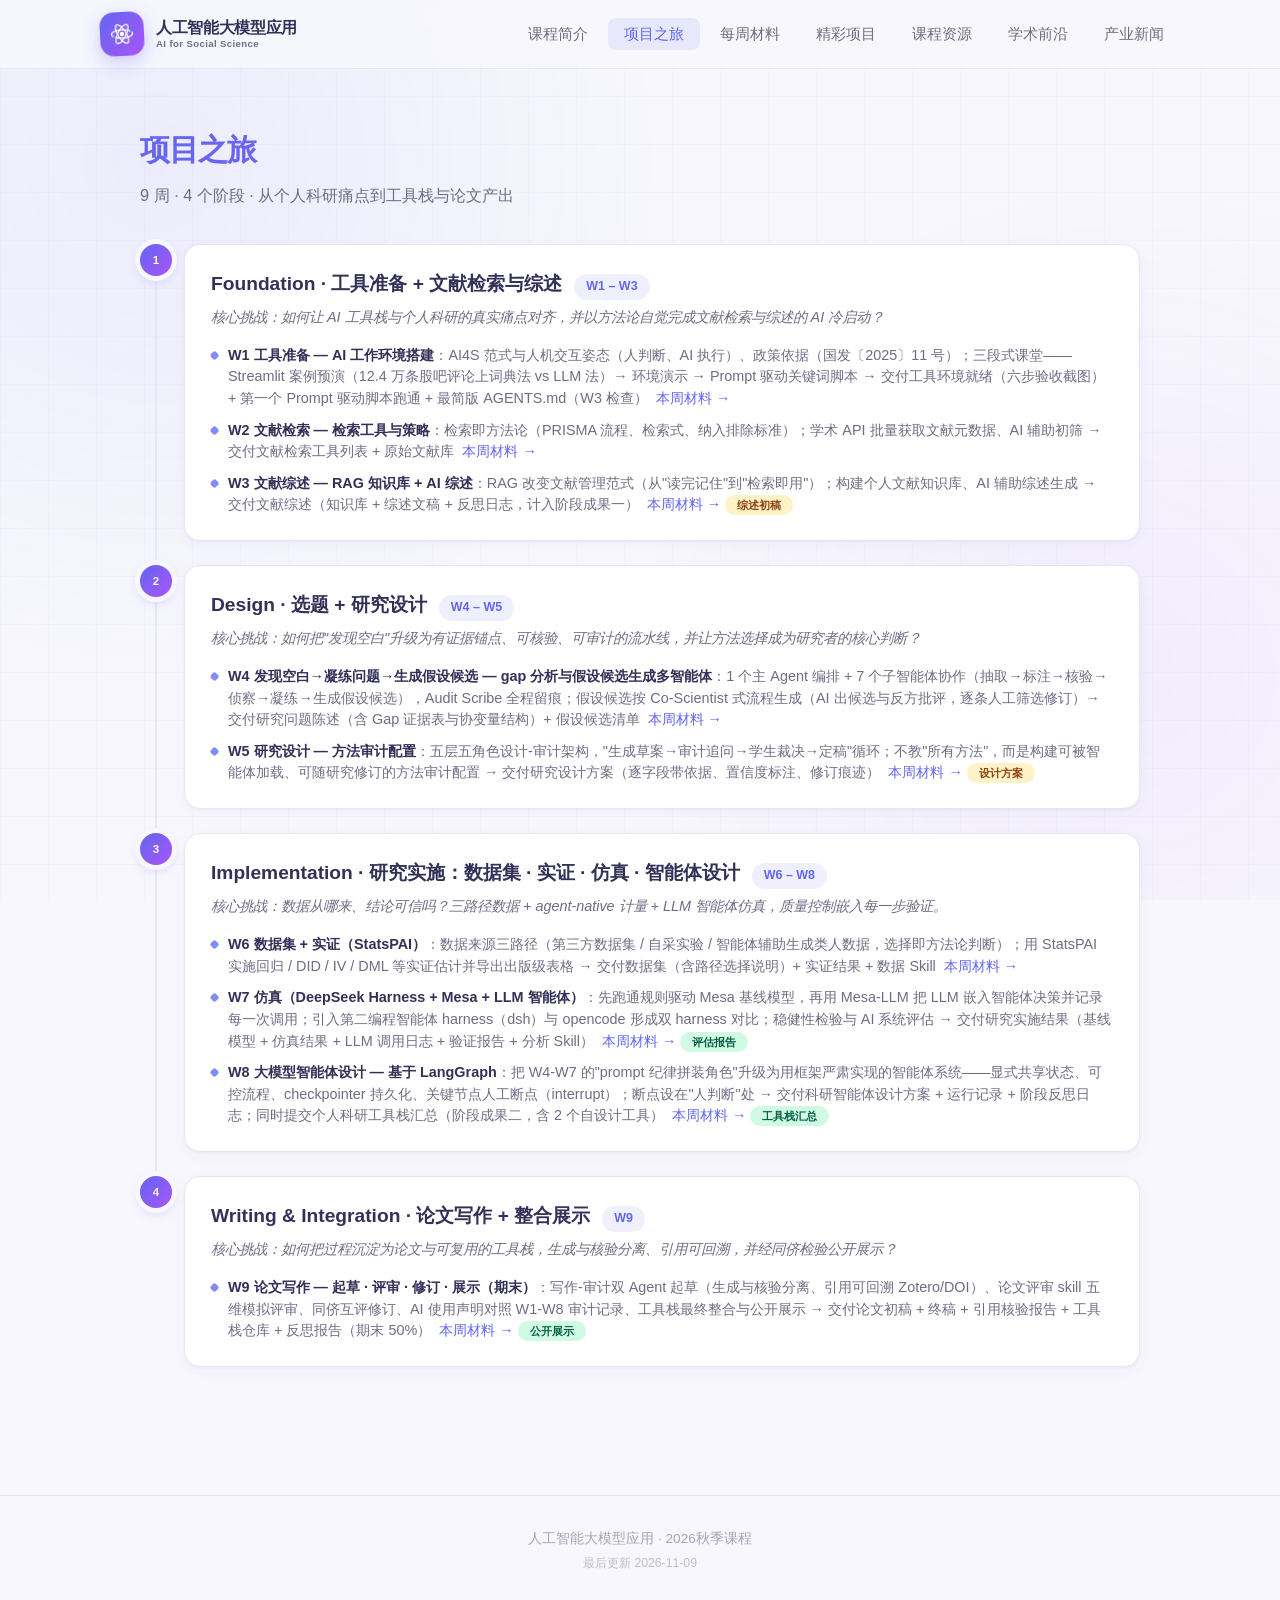
<file: timeline.html>
<!DOCTYPE html>
<html lang="zh-CN">
<head>
    <meta charset="UTF-8">
    <meta name="viewport" content="width=device-width, initial-scale=1.0">
    <title>项目之旅 — 人工智能大模型应用</title>
    <meta name="description" content="社科博士生 9 周构建个人 AI4S 工具栈的 PBL 课程展示——开源 AI4S 项目精选、课程安排与科研产出公开展示入口。">
    <meta property="og:title" content="人工智能大模型应用 · 2026秋季">
    <meta property="og:description" content="社科博士生 9 周构建个人 AI4S 工具栈的 PBL 课程展示——开源 AI4S 项目精选、课程安排与科研产出公开展示入口。">
    <meta property="og:type" content="website">
    <meta property="og:url" content="https://haichaozheng.github.io/ai4s-showcase/">
    <link rel="icon" type="image/svg+xml" href="favicon.svg">
    <link rel="stylesheet" href="style.css?v=4">
</head>
<body>
    <nav>
        <div class="nav-inner">
            <a href="index.html" class="logo">
                <div class="logo-icon">
                    <svg width="26" height="26" viewBox="0 0 32 32" fill="none">
                        <circle cx="16" cy="16" r="2.8" fill="white"/>
                        <ellipse cx="16" cy="16" rx="13" ry="5" stroke="white" stroke-width="1.5"/>
                        <ellipse cx="16" cy="16" rx="13" ry="5" stroke="white" stroke-width="1.5" transform="rotate(60 16 16)"/>
                        <ellipse cx="16" cy="16" rx="13" ry="5" stroke="white" stroke-width="1.5" transform="rotate(120 16 16)"/>
                        <circle cx="27.5" cy="13" r="1.4" fill="#06b6d4"/>
                        <circle cx="6.5" cy="19.5" r="1.4" fill="#06b6d4"/>
                    </svg>
                </div>
                <span class="logo-text"><span class="logo-title">人工智能大模型应用</span><span class="logo-subtitle">AI for Social Science</span></span>
            </a>
            <input type="checkbox" id="nav-toggle" class="nav-toggle">
            <label for="nav-toggle" class="nav-toggle-label" aria-label="菜单">
                <span></span><span></span><span></span>
            </label>
            <ul class="nav-links">
                <li><a href="intro.html">课程简介</a></li>
                <li><a href="timeline.html" class="active">项目之旅</a></li>
                <li><a href="weekly.html">每周材料</a></li>
                <li><a href="projects.html">精彩项目</a></li>
                <li><a href="resources.html">课程资源</a></li>
                <li><a href="papers.html">学术前沿</a></li>
                <li><a href="news.html">产业新闻</a></li>
            </ul>
        </div>
    </nav>

    <main>
        <h1 class="page-title">项目之旅</h1>
        <p class="page-subtitle">9 周 · 4 个阶段 · 从个人科研痛点到工具栈与论文产出</p>

        <div class="section">
            <div class="timeline">

                <div class="phase">
                    <div class="phase-dot">1</div>
                    <div class="phase-card">
                        <div class="phase-head">
                            <span class="phase-name">Foundation · 工具准备 + 文献检索与综述</span>
                            <span class="phase-weeks">W1 – W3</span>
                        </div>
                        <p class="phase-challenge">核心挑战：如何让 AI 工具栈与个人科研的真实痛点对齐，并以方法论自觉完成文献检索与综述的 AI 冷启动？</p>
                        <ul class="milestone-list">
                            <li class="milestone"><span><b>W1 工具准备 — AI 工作环境搭建</b>：AI4S 范式与人机交互姿态（人判断、AI 执行）、政策依据（国发〔2025〕11 号）；三段式课堂——Streamlit 案例预演（12.4 万条股吧评论上词典法 vs LLM 法）→ 环境演示 → Prompt 驱动关键词脚本 → 交付工具环境就绪（六步验收截图）+ 第一个 Prompt 驱动脚本跑通 + 最简版 AGENTS.md（W3 检查） <a class="week-link" href="weekly.html#w1">本周材料 →</a></span></li>
                            <li class="milestone"><span><b>W2 文献检索 — 检索工具与策略</b>：检索即方法论（PRISMA 流程、检索式、纳入排除标准）；学术 API 批量获取文献元数据、AI 辅助初筛 → 交付文献检索工具列表 + 原始文献库 <a class="week-link" href="weekly.html#w2">本周材料 →</a></span></li>
                            <li class="milestone"><span><b>W3 文献综述 — RAG 知识库 + AI 综述</b>：RAG 改变文献管理范式（从"读完记住"到"检索即用"）；构建个人文献知识库、AI 辅助综述生成 → 交付文献综述（知识库 + 综述文稿 + 反思日志，计入阶段成果一） <a class="week-link" href="weekly.html#w3">本周材料 →</a> <span class="badge badge-progress">综述初稿</span></span></li>
                        </ul>
                    </div>
                </div>

                <div class="phase">
                    <div class="phase-dot">2</div>
                    <div class="phase-card">
                        <div class="phase-head">
                            <span class="phase-name">Design · 选题 + 研究设计</span>
                            <span class="phase-weeks">W4 – W5</span>
                        </div>
                        <p class="phase-challenge">核心挑战：如何把"发现空白"升级为有证据锚点、可核验、可审计的流水线，并让方法选择成为研究者的核心判断？</p>
                        <ul class="milestone-list">
                            <li class="milestone"><span><b>W4 发现空白→凝练问题→生成假设候选 — gap 分析与假设候选生成多智能体</b>：1 个主 Agent 编排 + 7 个子智能体协作（抽取→标注→核验→侦察→凝练→生成假设候选），Audit Scribe 全程留痕；假设候选按 Co-Scientist 式流程生成（AI 出候选与反方批评，逐条人工筛选修订）→ 交付研究问题陈述（含 Gap 证据表与协变量结构）+ 假设候选清单 <a class="week-link" href="weekly.html#w4">本周材料 →</a></span></li>
                            <li class="milestone"><span><b>W5 研究设计 — 方法审计配置</b>：五层五角色设计-审计架构，"生成草案→审计追问→学生裁决→定稿"循环；不教"所有方法"，而是构建可被智能体加载、可随研究修订的方法审计配置 → 交付研究设计方案（逐字段带依据、置信度标注、修订痕迹） <a class="week-link" href="weekly.html#w5">本周材料 →</a> <span class="badge badge-progress">设计方案</span></span></li>
                        </ul>
                    </div>
                </div>

                <div class="phase">
                    <div class="phase-dot">3</div>
                    <div class="phase-card">
                        <div class="phase-head">
                            <span class="phase-name">Implementation · 研究实施：数据集 · 实证 · 仿真 · 智能体设计</span>
                            <span class="phase-weeks">W6 – W8</span>
                        </div>
                        <p class="phase-challenge">核心挑战：数据从哪来、结论可信吗？三路径数据 + agent-native 计量 + LLM 智能体仿真，质量控制嵌入每一步验证。</p>
                        <ul class="milestone-list">
                            <li class="milestone"><span><b>W6 数据集 + 实证（StatsPAI）</b>：数据来源三路径（第三方数据集 / 自采实验 / 智能体辅助生成类人数据，选择即方法论判断）；用 StatsPAI 实施回归 / DID / IV / DML 等实证估计并导出出版级表格 → 交付数据集（含路径选择说明）+ 实证结果 + 数据 Skill <a class="week-link" href="weekly.html#w6">本周材料 →</a></span></li>
                            <li class="milestone"><span><b>W7 仿真（DeepSeek Harness + Mesa + LLM 智能体）</b>：先跑通规则驱动 Mesa 基线模型，再用 Mesa-LLM 把 LLM 嵌入智能体决策并记录每一次调用；引入第二编程智能体 harness（dsh）与 opencode 形成双 harness 对比；稳健性检验与 AI 系统评估 → 交付研究实施结果（基线模型 + 仿真结果 + LLM 调用日志 + 验证报告 + 分析 Skill） <a class="week-link" href="weekly.html#w7">本周材料 →</a> <span class="badge badge-live">评估报告</span></span></li>
                            <li class="milestone"><span><b>W8 大模型智能体设计 — 基于 LangGraph</b>：把 W4-W7 的"prompt 纪律拼装角色"升级为用框架严肃实现的智能体系统——显式共享状态、可控流程、checkpointer 持久化、关键节点人工断点（interrupt）；断点设在"人判断"处 → 交付科研智能体设计方案 + 运行记录 + 阶段反思日志；同时提交个人科研工具栈汇总（阶段成果二，含 2 个自设计工具） <a class="week-link" href="weekly.html#w8">本周材料 →</a> <span class="badge badge-live">工具栈汇总</span></span></li>
                        </ul>
                    </div>
                </div>

                <div class="phase">
                    <div class="phase-dot">4</div>
                    <div class="phase-card">
                        <div class="phase-head">
                            <span class="phase-name">Writing &amp; Integration · 论文写作 + 整合展示</span>
                            <span class="phase-weeks">W9</span>
                        </div>
                        <p class="phase-challenge">核心挑战：如何把过程沉淀为论文与可复用的工具栈，生成与核验分离、引用可回溯，并经同侪检验公开展示？</p>
                        <ul class="milestone-list">
                            <li class="milestone"><span><b>W9 论文写作 — 起草 · 评审 · 修订 · 展示（期末）</b>：写作-审计双 Agent 起草（生成与核验分离、引用可回溯 Zotero/DOI）、论文评审 skill 五维模拟评审、同侪互评修订、AI 使用声明对照 W1-W8 审计记录、工具栈最终整合与公开展示 → 交付论文初稿 + 终稿 + 引用核验报告 + 工具栈仓库 + 反思报告（期末 50%） <a class="week-link" href="weekly.html#w9">本周材料 →</a> <span class="badge badge-live">公开展示</span></span></li>
                        </ul>
                    </div>
                </div>

            </div>
        </div>
    </main>

    <footer>
        人工智能大模型应用 · 2026秋季课程
        <span style="display:block;margin-top:4px;font-size:0.9em;opacity:0.7;">最后更新 2026-11-09</span>
    </footer>
</body>
</html>
</file>
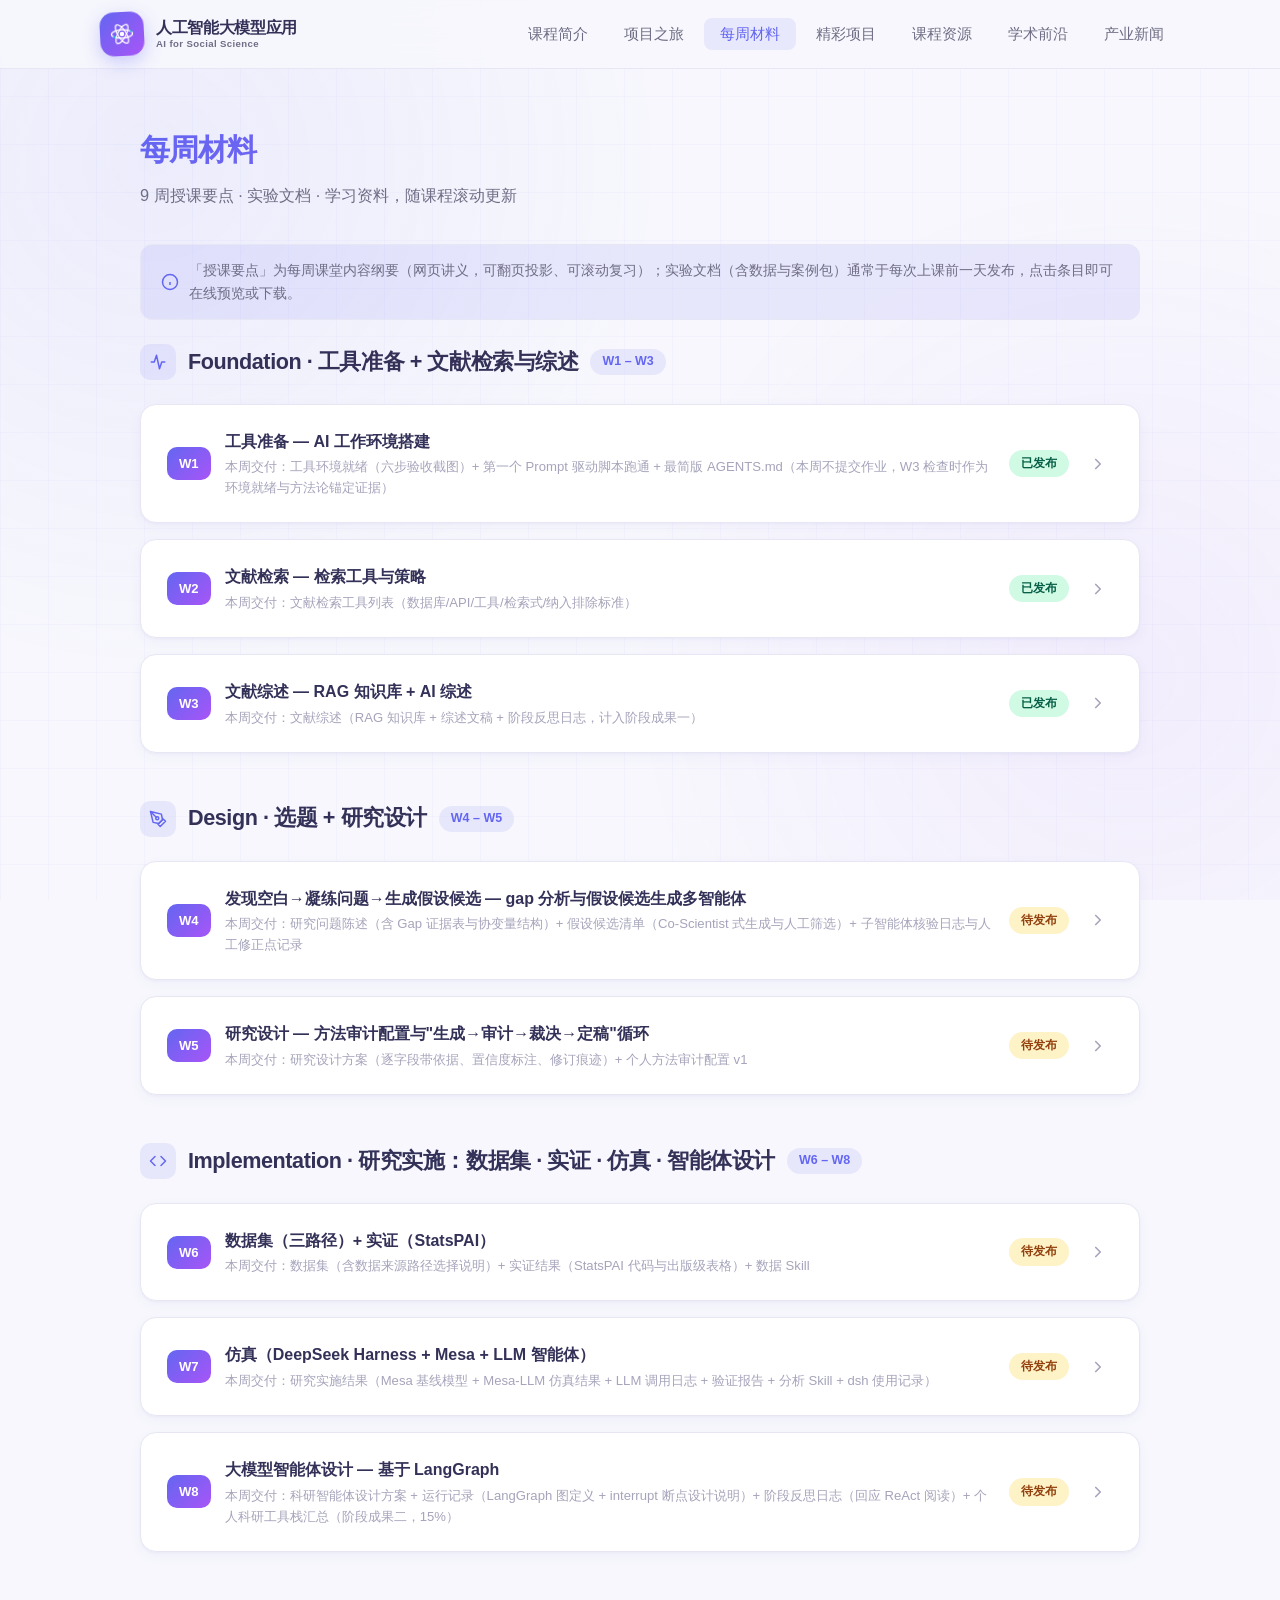
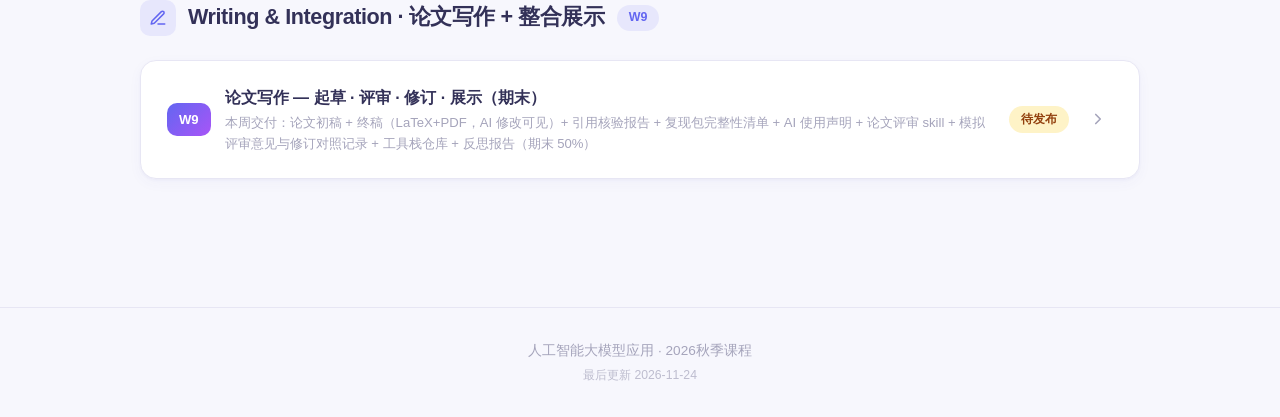
<file: weekly.html>
<!DOCTYPE html>
<html lang="zh-CN">
<head>
    <meta charset="UTF-8">
    <meta name="viewport" content="width=device-width, initial-scale=1.0">
    <title>每周材料 — 人工智能大模型应用</title>
    <meta name="description" content="9 周课程的授课要点、实验文档与学习资料，随课程滚动更新，学生可在线预览或下载。">
    <meta property="og:title" content="每周材料 · 人工智能大模型应用">
    <meta property="og:description" content="9 周课程的授课要点、实验文档与学习资料，随课程滚动更新。">
    <meta property="og:type" content="website">
    <meta property="og:url" content="https://haichaozheng.github.io/ai4s-showcase/weekly.html">
    <link rel="icon" type="image/svg+xml" href="favicon.svg">
    <link rel="stylesheet" href="style.css?v=5">
</head>
<body>
    <nav>
        <div class="nav-inner">
            <a href="index.html" class="logo">
                <div class="logo-icon">
                    <svg width="26" height="26" viewBox="0 0 32 32" fill="none">
                        <circle cx="16" cy="16" r="2.8" fill="white"/>
                        <ellipse cx="16" cy="16" rx="13" ry="5" stroke="white" stroke-width="1.5"/>
                        <ellipse cx="16" cy="16" rx="13" ry="5" stroke="white" stroke-width="1.5" transform="rotate(60 16 16)"/>
                        <ellipse cx="16" cy="16" rx="13" ry="5" stroke="white" stroke-width="1.5" transform="rotate(120 16 16)"/>
                        <circle cx="27.5" cy="13" r="1.4" fill="#06b6d4"/>
                        <circle cx="6.5" cy="19.5" r="1.4" fill="#06b6d4"/>
                    </svg>
                </div>
                <span class="logo-text"><span class="logo-title">人工智能大模型应用</span><span class="logo-subtitle">AI for Social Science</span></span>
            </a>
            <input type="checkbox" id="nav-toggle" class="nav-toggle">
            <label for="nav-toggle" class="nav-toggle-label" aria-label="菜单">
                <span></span><span></span><span></span>
            </label>
            <ul class="nav-links">
                <li><a href="intro.html">课程简介</a></li>
                <li><a href="timeline.html">项目之旅</a></li>
                <li><a href="weekly.html" class="active">每周材料</a></li>
                <li><a href="projects.html">精彩项目</a></li>
                <li><a href="resources.html">课程资源</a></li>
                <li><a href="papers.html">学术前沿</a></li>
                <li><a href="news.html">产业新闻</a></li>
            </ul>
        </div>
    </nav>

    <main>
        <h1 class="page-title">每周材料</h1>
        <p class="page-subtitle">9 周授课要点 · 实验文档 · 学习资料，随课程滚动更新</p>

        <div class="note-banner">
            <svg viewBox="0 0 24 24"><circle cx="12" cy="12" r="10"/><path d="M12 16v-4M12 8h.01"/></svg>
            「授课要点」为每周课堂内容纲要（网页讲义，可翻页投影、可滚动复习）；实验文档（含数据与案例包）通常于每次上课前一天发布，点击条目即可在线预览或下载。
        </div>

        <!-- ============ Phase 1 · Foundation（W1-3） ============ -->
        <div class="section">
            <div class="section-header">
                <div class="section-icon"><svg viewBox="0 0 24 24"><path d="M3 12h4l3-9 4 18 3-9h4"/></svg></div>
                <div class="section-title">Foundation · 工具准备 + 文献检索与综述</div>
                <span class="phase-weeks">W1 – W3</span>
            </div>

            <div class="week-card" id="w1">
                <div class="week-head">
                    <span class="week-num">W1</span>
                    <div class="week-info">
                        <div class="week-title">工具准备 — AI 工作环境搭建</div>
                        <div class="week-deliverable">本周交付：工具环境就绪（六步验收截图）+ 第一个 Prompt 驱动脚本跑通 + 最简版 AGENTS.md（本周不提交作业，W3 检查时作为环境就绪与方法论锚定证据）</div>
                    </div>
                    <span class="badge badge-live">已发布</span>
                </div>
                <div class="week-body">
                    <div class="material-group">
                        <div class="material-group-title">授课要点</div>
                        <div class="material-list">
                            <div class="material-item has-link">
                                <div class="material-icon"><svg viewBox="0 0 24 24"><rect x="2" y="3" width="20" height="14" rx="2"/><line x1="8" y1="21" x2="16" y2="21"/><line x1="12" y1="17" x2="12" y2="21"/></svg></div>
                                <div class="material-info">
                                    <div class="material-name"><a class="material-name" href="notes/week01.html" target="_blank" rel="noopener">授课要点：课程导论与 AI 工作环境搭建</a></div>
                                    <div class="material-meta">网页讲义 · 支持课堂翻页投影与课后滚动阅读</div>
                                </div>
                                <a class="material-link" href="notes/week01.html" target="_blank" rel="noopener">查看</a>
                            </div>
                        </div>
                    </div>
                    <div class="material-group">
                        <div class="material-group-title">实验文档</div>
                        <div class="material-list">
                            <div class="material-item has-link">
                                <div class="material-icon"><svg viewBox="0 0 24 24"><path d="M14 2H6a2 2 0 0 0-2 2v16a2 2 0 0 0 2 2h12a2 2 0 0 0 2-2V8z"/><path d="M14 2v6h6"/></svg></div>
                                <div class="material-info">
                                    <div class="material-name"><a class="material-name" href="materials/week01/setup.md" download>实验指导书：环境安装（Python 3.13 + Cursor + opencode）</a></div>
                                    <div class="material-meta">MD 下载 · 六步验收与排障，课后按此安装，W2 课前须环境就绪</div>
                                </div>
                                <a class="material-link" href="materials/week01/setup.md" download>下载</a>
                            </div>
                            <div class="material-item has-link">
                                <div class="material-icon"><svg viewBox="0 0 24 24"><path d="M21 16V8a2 2 0 0 0-1-1.73l-7-4a2 2 0 0 0-2 0l-7 4A2 2 0 0 0 3 8v8a2 2 0 0 0 1 1.73l7 4a2 2 0 0 0 2 0l7-4A2 2 0 0 0 21 16z"/><polyline points="3.27 6.96 12 12.01 20.73 6.96"/><line x1="12" y1="22.08" x2="12" y2="12"/></svg></div>
                                <div class="material-info">
                                    <div class="material-name"><a class="material-name" href="materials/week01/case-nlp.zip" target="_blank" rel="noopener">案例 case-nlp：光线传媒股吧情感分析（Streamlit 演示 + 数据 + notebook）</a></div>
                                    <div class="material-meta">ZIP · 数据与示例代码</div>
                                </div>
                                <a class="material-link" href="materials/week01/case-nlp.zip" target="_blank" rel="noopener">下载</a>
                            </div>
                        </div>
                    </div>
                    <div class="material-group">
                        <div class="material-group-title">学习资料</div>
                        <div class="material-list">
                            <div class="material-item has-link">
                                <div class="material-icon"><svg viewBox="0 0 24 24"><path d="M4 19.5A2.5 2.5 0 0 1 6.5 17H20"/><path d="M6.5 2H20v20H6.5A2.5 2.5 0 0 1 4 19.5v-15A2.5 2.5 0 0 1 6.5 2z"/></svg></div>
                                <div class="material-info">
                                    <div class="material-name"><a class="material-name" href="https://www.tup.com.cn/bookscenter/book_11246901.html" target="_blank" rel="noopener">罗家德等（2026）《社会计算方法论》第 1-2 章：范式又一次转移 / 一切以理论为基础</a></div>
                                    <div class="material-meta">清华大学出版社 · 必读 · 锚定课程的人机交互姿态</div>
                                </div>
                                <a class="material-link" href="https://www.tup.com.cn/bookscenter/book_11246901.html" target="_blank" rel="noopener">图书主页</a>
                            </div>
                            <div class="material-item has-link">
                                <div class="material-icon"><svg viewBox="0 0 24 24"><path d="M4 19.5A2.5 2.5 0 0 1 6.5 17H20"/><path d="M6.5 2H20v20H6.5A2.5 2.5 0 0 1 4 19.5v-15A2.5 2.5 0 0 1 6.5 2z"/></svg></div>
                                <div class="material-info">
                                    <div class="material-name"><a class="material-name" href="https://www.science.org/doi/10.1126/science.1167742" target="_blank" rel="noopener">Lazer, D. et al. (2009). "Computational Social Science." <i>Science</i>, 323(5915), 721-723</a></div>
                                    <div class="material-meta">Science · 必读 · 计算社会科学的诞生宣言</div>
                                </div>
                                <a class="material-link" href="https://www.science.org/doi/10.1126/science.1167742" target="_blank" rel="noopener">原文</a>
                            </div>
                            <div class="material-item has-link">
                                <div class="material-icon"><svg viewBox="0 0 24 24"><path d="M4 19.5A2.5 2.5 0 0 1 6.5 17H20"/><path d="M6.5 2H20v20H6.5A2.5 2.5 0 0 1 4 19.5v-15A2.5 2.5 0 0 1 6.5 2z"/></svg></div>
                                <div class="material-info">
                                    <div class="material-name"><a class="material-name" href="https://www.pnas.org/doi/10.1073/pnas.2314021121" target="_blank" rel="noopener">Bail, C. A. (2024). "Can Generative AI improve social science?" <i>PNAS</i>, 121(21), e2314021121</a></div>
                                    <div class="material-meta">PNAS · 课后必读（下周同学来课堂分享）· 生成式 AI 能为社科研究做什么、不能做什么</div>
                                </div>
                                <a class="material-link" href="https://www.pnas.org/doi/10.1073/pnas.2314021121" target="_blank" rel="noopener">原文</a>
                            </div>
                            <div class="material-item has-link">
                                <div class="material-icon"><svg viewBox="0 0 24 24"><path d="M4 19.5A2.5 2.5 0 0 1 6.5 17H20"/><path d="M6.5 2H20v20H6.5A2.5 2.5 0 0 1 4 19.5v-15A2.5 2.5 0 0 1 6.5 2z"/></svg></div>
                                <div class="material-info">
                                    <div class="material-name"><a class="material-name" href="https://www.nature.com/articles/s41586-023-06221-2" target="_blank" rel="noopener">Wang, H. et al. (2023). "Scientific discovery in the age of artificial intelligence." <i>Nature</i>, 620, 47-60</a></div>
                                    <div class="material-meta">Nature · 选读 · AI4S 大图景</div>
                                </div>
                                <a class="material-link" href="https://www.nature.com/articles/s41586-023-06221-2" target="_blank" rel="noopener">原文</a>
                            </div>
                            <div class="material-item has-link">
                                <div class="material-icon"><svg viewBox="0 0 24 24"><path d="M4 19.5A2.5 2.5 0 0 1 6.5 17H20"/><path d="M6.5 2H20v20H6.5A2.5 2.5 0 0 1 4 19.5v-15A2.5 2.5 0 0 1 6.5 2z"/></svg></div>
                                <div class="material-info">
                                    <div class="material-name"><a class="material-name" href="https://www.nature.com/articles/s41586-026-10644-y" target="_blank" rel="noopener">Gottweis, J. et al. (2026). "Accelerating scientific discovery with Co-Scientist." <i>Nature</i>, 655(8122), 487-496</a></div>
                                    <div class="material-meta">Nature · 选读 · 前沿案例：Co-Scientist 式假设生成（W4 落地复现）</div>
                                </div>
                                <a class="material-link" href="https://www.nature.com/articles/s41586-026-10644-y" target="_blank" rel="noopener">原文</a>
                            </div>
                            <div class="material-item has-link">
                                <div class="material-icon"><svg viewBox="0 0 24 24"><path d="M4 19.5A2.5 2.5 0 0 1 6.5 17H20"/><path d="M6.5 2H20v20H6.5A2.5 2.5 0 0 1 4 19.5v-15A2.5 2.5 0 0 1 6.5 2z"/></svg></div>
                                <div class="material-info">
                                    <div class="material-name"><a class="material-name" href="https://www.gov.cn/zhengce/content/202508/content_7037861.htm" target="_blank" rel="noopener">国务院. (2025). 《关于深入实施"人工智能+"行动的意见》（国发〔2025〕11 号）</a></div>
                                    <div class="material-meta">政策 · 选读 · "创新哲学社会科学研究方法"、人机协同模式转变的政策依据</div>
                                </div>
                                <a class="material-link" href="https://www.gov.cn/zhengce/content/202508/content_7037861.htm" target="_blank" rel="noopener">全文</a>
                            </div>
                        </div>
                    </div>
                </div>
            </div>

            <div class="week-card" id="w2">
                <div class="week-head">
                    <span class="week-num">W2</span>
                    <div class="week-info">
                        <div class="week-title">文献检索 — 检索工具与策略</div>
                        <div class="week-deliverable">本周交付：文献检索工具列表（数据库/API/工具/检索式/纳入排除标准）</div>
                    </div>
                    <span class="badge badge-live">已发布</span>
                </div>
                <div class="week-body">
                    <div class="material-group">
                        <div class="material-group-title">授课要点</div>
                        <div class="material-list">
                            <div class="material-item has-link">
                                <div class="material-icon"><svg viewBox="0 0 24 24"><rect x="2" y="3" width="20" height="14" rx="2"/><line x1="8" y1="21" x2="16" y2="21"/><line x1="12" y1="17" x2="12" y2="21"/></svg></div>
                                <div class="material-info">
                                    <div class="material-name"><a class="material-name" href="notes/week02.html" target="_blank" rel="noopener">授课要点：文献检索工具与策略（检索式 / 三源脚本 / Skill 构建）</a></div>
                                    <div class="material-meta">网页讲义 · 3 节课纲要 · 支持课堂翻页投影与课后滚动阅读</div>
                                </div>
                                <a class="material-link" href="notes/week02.html" target="_blank" rel="noopener">查看</a>
                            </div>
                        </div>
                    </div>
                    <div class="material-group">
                        <div class="material-group-title">实验文档</div>
                        <div class="material-list">
                            <div class="material-item has-link">
                                <div class="material-icon"><svg viewBox="0 0 24 24"><path d="M14 2H6a2 2 0 0 0-2 2v16a2 2 0 0 0 2 2h12a2 2 0 0 0 2-2V8z"/><path d="M14 2v6h6"/></svg></div>
                                <div class="material-info">
                                    <div class="material-name"><a class="material-name" href="materials/week02/venv-setup.md" download>实验指导书：W2 项目虚拟环境（.venv + requirements.txt）</a></div>
                                    <div class="material-meta">MD 下载 · 把环境收拢进项目根目录，9 周科研脚本统一从这里跑</div>
                                </div>
                                <a class="material-link" href="materials/week02/venv-setup.md" download>下载</a>
                            </div>
                            <div class="material-item has-link">
                                <div class="material-icon"><svg viewBox="0 0 24 24"><path d="M14 2H6a2 2 0 0 0-2 2v16a2 2 0 0 0 2 2h12a2 2 0 0 0 2-2V8z"/><path d="M14 2v6h6"/></svg></div>
                                <div class="material-info">
                                    <div class="material-name"><a class="material-name" href="materials/week02/opencode-search-lab.md" download>课堂实验①：用 opencode 开发结构化检索脚本</a></div>
                                    <div class="material-meta">MD 下载 · arXiv / Google Scholar / Web of Science 三源调用 + 留痕 CSV，含提示词模板与排错速查</div>
                                </div>
                                <a class="material-link" href="materials/week02/opencode-search-lab.md" download>下载</a>
                            </div>
                            <div class="material-item has-link">
                                <div class="material-icon"><svg viewBox="0 0 24 24"><path d="M14 2H6a2 2 0 0 0-2 2v16a2 2 0 0 0 2 2h12a2 2 0 0 0 2-2V8z"/><path d="M14 2v6h6"/></svg></div>
                                <div class="material-info">
                                    <div class="material-name"><a class="material-name" href="materials/week02/skill-lab.md" download>课堂实验②：把检索脚本做成 skill</a></div>
                                    <div class="material-meta">MD 下载 · 用 skill-creator 从头构建多源检索 skill，含质检与改进（skill-quality-reviewer / skill-improver）</div>
                                </div>
                                <a class="material-link" href="materials/week02/skill-lab.md" download>下载</a>
                            </div>
                            <div class="material-item has-link">
                                <div class="material-icon"><svg viewBox="0 0 24 24"><path d="M14 2H6a2 2 0 0 0-2 2v16a2 2 0 0 0 2 2h12a2 2 0 0 0 2-2V8z"/><path d="M14 2v6h6"/></svg></div>
                                <div class="material-info">
                                    <div class="material-name"><a class="material-name" href="materials/week02/WoS-api-key.md" download>附加教程：Web of Science Starter API 入门</a></div>
                                    <div class="material-meta">MD 下载 · 机构 Key 申请 + JSON 文献元数据获取，独立可跑不依赖课堂实验</div>
                                </div>
                                <a class="material-link" href="materials/week02/WoS-api-key.md" download>下载</a>
                            </div>
                        </div>
                    </div>
                    <div class="material-group">
                        <div class="material-group-title">学习资料</div>
                        <div class="material-list">
                            <div class="material-item has-link">
                                <div class="material-icon"><svg viewBox="0 0 24 24"><path d="M4 19.5A2.5 2.5 0 0 1 6.5 17H20"/><path d="M6.5 2H20v20H6.5A2.5 2.5 0 0 1 4 19.5v-15A2.5 2.5 0 0 1 6.5 2z"/></svg></div>
                                <div class="material-info">
                                    <div class="material-name"><a class="material-name" href="https://www.informingscience.org/Publications/479" target="_blank" rel="noopener">Levy, Y., &amp; Ellis, T.J. (2006). "A Systems Approach to Conduct an Effective Literature Review in Support of Information Systems Research." <i>Informing Science</i>, 9, 181-212</a></div>
                                    <div class="material-meta">Informing Science · 必读 · 检索方法论框架之 Inputs：检索式构建 / 数据库选择 / 纳入排除标准</div>
                                </div>
                                <a class="material-link" href="https://www.informingscience.org/Publications/479" target="_blank" rel="noopener">原文</a>
                            </div>
                            <div class="material-item has-link">
                                <div class="material-icon"><svg viewBox="0 0 24 24"><path d="M4 19.5A2.5 2.5 0 0 1 6.5 17H20"/><path d="M6.5 2H20v20H6.5A2.5 2.5 0 0 1 4 19.5v-15A2.5 2.5 0 0 1 6.5 2z"/></svg></div>
                                <div class="material-info">
                                    <div class="material-name"><a class="material-name" href="https://misq.umn.edu/misq/article/26/2/xiii/1323/Analyzing-the-Past-to-Prepare-for-the-Future" target="_blank" rel="noopener">Webster, J., &amp; Watson, R.T. (2002). "Analyzing the Past to Prepare for the Future: Writing a Literature Review." <i>MIS Quarterly</i>, 26(2), xiii-xxiii</a></div>
                                    <div class="material-meta">MIS Quarterly · 课后必读 · 回溯检索与前向检索（backward / forward searching），W3 综述写作阶段继续使用</div>
                                </div>
                                <a class="material-link" href="https://misq.umn.edu/misq/article/26/2/xiii/1323/Analyzing-the-Past-to-Prepare-for-the-Future" target="_blank" rel="noopener">原文</a>
                            </div>
                            <div class="material-item has-link">
                                <div class="material-icon"><svg viewBox="0 0 24 24"><path d="M4 19.5A2.5 2.5 0 0 1 6.5 17H20"/><path d="M6.5 2H20v20H6.5A2.5 2.5 0 0 1 4 19.5v-15A2.5 2.5 0 0 1 6.5 2z"/></svg></div>
                                <div class="material-info">
                                    <div class="material-name"><a class="material-name" href="https://www.zotero.org/support/" target="_blank" rel="noopener">Zotero Documentation（官方文档）</a></div>
                                    <div class="material-meta">zotero.org · 课后动手 · 安装 Zotero（桌面版），注册账号并用它管理本周检索到的文献，W3 综述写作阶段继续使用</div>
                                </div>
                                <a class="material-link" href="https://www.zotero.org/support/" target="_blank" rel="noopener">阅读</a>
                            </div>
                        </div>
                    </div>
                </div>
            </div>

            <div class="week-card" id="w3">
                <div class="week-head">
                    <span class="week-num">W3</span>
                    <div class="week-info">
                        <div class="week-title">文献综述 — RAG 知识库 + AI 综述</div>
                        <div class="week-deliverable">本周交付：文献综述（RAG 知识库 + 综述文稿 + 阶段反思日志，计入阶段成果一）</div>
                    </div>
                    <span class="badge badge-live">已发布</span>
                </div>
                <div class="week-body">
                    <div class="material-group">
                        <div class="material-group-title">授课要点</div>
                        <div class="material-list">
                            <div class="material-item has-link">
                                <div class="material-icon"><svg viewBox="0 0 24 24"><rect x="2" y="3" width="20" height="14" rx="2"/><line x1="8" y1="21" x2="16" y2="21"/><line x1="12" y1="17" x2="12" y2="21"/></svg></div>
                                <div class="material-info">
                                    <div class="material-name"><a class="material-name" href="notes/week03.html" target="_blank" rel="noopener">授课要点：RAG 知识库与 AI 综述（文献库整理 / 最小 RAG / 人在环路综述 skill）</a></div>
                                    <div class="material-meta">网页讲义 · 3 节课纲要 · 支持课堂翻页投影与课后滚动阅读</div>
                                </div>
                                <a class="material-link" href="notes/week03.html" target="_blank" rel="noopener">查看</a>
                            </div>
                        </div>
                    </div>
                    <div class="material-group">
                        <div class="material-group-title">实验文档</div>
                        <div class="material-list">
                            <div class="material-item has-link">
                                <div class="material-icon"><svg viewBox="0 0 24 24"><path d="M14 2H6a2 2 0 0 0-2 2v16a2 2 0 0 0 2 2h12a2 2 0 0 0 2-2V8z"/><path d="M14 2v6h6"/></svg></div>
                                <div class="material-info">
                                    <div class="material-name"><a class="material-name" href="materials/week03/zotero-lab.md" download>课堂实验一：Zotero MCP 直连（文献库整理 / 找读标注 / 语义检索）</a></div>
                                    <div class="material-meta">MD 下载 · 第1节 · 课前完成安装配置与写入授权，课上核心体验，课后从深读与语义检索继续</div>
                                </div>
                                <a class="material-link" href="materials/week03/zotero-lab.md" download>下载</a>
                            </div>
                            <div class="material-item has-link">
                                <div class="material-icon"><svg viewBox="0 0 24 24"><path d="M14 2H6a2 2 0 0 0-2 2v16a2 2 0 0 0 2 2h12a2 2 0 0 0 2-2V8z"/><path d="M14 2v6h6"/></svg></div>
                                <div class="material-info">
                                    <div class="material-name"><a class="material-name" href="materials/week03/RAG-lab.md" download>课堂实验二：手写最小 RAG</a></div>
                                    <div class="material-meta">MD 下载 · 第2节 · 课前装依赖与模型分发，课上零下载跑通，课后观察记录与进阶路线任选（加分）</div>
                                </div>
                                <a class="material-link" href="materials/week03/RAG-lab.md" download>下载</a>
                            </div>
                            <div class="material-item has-link">
                                <div class="material-icon"><svg viewBox="0 0 24 24"><path d="M14 2H6a2 2 0 0 0-2 2v16a2 2 0 0 0 2 2h12a2 2 0 0 0 2-2V8z"/><path d="M14 2v6h6"/></svg></div>
                                <div class="material-info">
                                    <div class="material-name"><a class="material-name" href="materials/week03/review-gen-lab.md" download>课堂实验三：设计人在环路的综述生成 skill（review-gen-lab）</a></div>
                                    <div class="material-meta">MD 下载 · 第3节 · 课后务必完成：实现 skill 并生成综述初稿，W4 课堂随机抽取 2-3 位同学分享</div>
                                </div>
                                <a class="material-link" href="materials/week03/review-gen-lab.md" download>下载</a>
                            </div>
                        </div>
                    </div>
                    <div class="material-group">
                        <div class="material-group-title">学习资料</div>
                        <div class="material-list">
                            <div class="material-item has-link">
                                <div class="material-icon"><svg viewBox="0 0 24 24"><path d="M4 19.5A2.5 2.5 0 0 1 6.5 17H20"/><path d="M6.5 2H20v20H6.5A2.5 2.5 0 0 1 4 19.5v-15A2.5 2.5 0 0 1 6.5 2z"/></svg></div>
                                <div class="material-info">
                                    <div class="material-name"><a class="material-name" href="https://arxiv.org/abs/2510.05138" target="_blank" rel="noopener">Go, G. H. T. et al. (2026). "LiRA: A Multi-Agent Framework for Reliable and Readable Literature Review Generation." <i>AAAI 2026</i></a></div>
                                    <div class="material-meta">论文精读 · 多智能体综述生成参考架构，第3节 skill 设计与人工闸口取舍的对照基准；课程 Zotero 库有全文</div>
                                </div>
                                <a class="material-link" href="https://arxiv.org/abs/2510.05138" target="_blank" rel="noopener">原文</a>
                            </div>
                            <div class="material-item has-link">
                                <div class="material-icon"><svg viewBox="0 0 24 24"><path d="M4 19.5A2.5 2.5 0 0 1 6.5 17H20"/><path d="M6.5 2H20v20H6.5A2.5 2.5 0 0 1 4 19.5v-15A2.5 2.5 0 0 1 6.5 2z"/></svg></div>
                                <div class="material-info">
                                    <div class="material-name"><a class="material-name" href="https://arxiv.org/abs/2005.11401" target="_blank" rel="noopener">Lewis, P. et al. (2020). "Retrieval-Augmented Generation for Knowledge-Intensive NLP Tasks." <i>NeurIPS 2020</i></a></div>
                                    <div class="material-meta">选读 · RAG 原始论文</div>
                                </div>
                                <a class="material-link" href="https://arxiv.org/abs/2005.11401" target="_blank" rel="noopener">原文</a>
                            </div>
                            <div class="material-item has-link">
                                <div class="material-icon"><svg viewBox="0 0 24 24"><path d="M4 19.5A2.5 2.5 0 0 1 6.5 17H20"/><path d="M6.5 2H20v20H6.5A2.5 2.5 0 0 1 4 19.5v-15A2.5 2.5 0 0 1 6.5 2z"/></svg></div>
                                <div class="material-info">
                                    <div class="material-name"><a class="material-name" href="https://www.tup.com.cn/bookscenter/book_11246901.html" target="_blank" rel="noopener">罗家德等（2026）第 3 章：三角对话</a></div>
                                    <div class="material-meta">必读 · 理论引导下的社会计算方法论</div>
                                </div>
                                <a class="material-link" href="https://www.tup.com.cn/bookscenter/book_11246901.html" target="_blank" rel="noopener">图书主页</a>
                            </div>
                        </div>
                    </div>
                </div>
            </div>
        </div>

        <!-- ============ Phase 2 · Design（W4-5） ============ -->
        <div class="section">
            <div class="section-header">
                <div class="section-icon"><svg viewBox="0 0 24 24"><path d="M12 19l7-7 3 3-7 7-3-3z"/><path d="M18 13l-1.5-7.5L2 2l3.5 14.5L13 18l5-5z"/><path d="M2 2l7.586 7.586"/><circle cx="11" cy="11" r="2"/></svg></div>
                <div class="section-title">Design · 选题 + 研究设计</div>
                <span class="phase-weeks">W4 – W5</span>
            </div>

            <div class="week-card" id="w4">
                <div class="week-head">
                    <span class="week-num">W4</span>
                    <div class="week-info">
                        <div class="week-title">发现空白→凝练问题→生成假设候选 — gap 分析与假设候选生成多智能体</div>
                        <div class="week-deliverable">本周交付：研究问题陈述（含 Gap 证据表与协变量结构）+ 假设候选清单（Co-Scientist 式生成与人工筛选）+ 子智能体核验日志与人工修正点记录</div>
                    </div>
                    <span class="badge badge-progress">待发布</span>
                </div>
                <div class="week-body">
                    <div class="material-group">
                        <div class="material-group-title">授课要点</div>
                        <div class="material-list">
                            <div class="material-item is-pending">
                                <div class="material-icon"><svg viewBox="0 0 24 24"><rect x="2" y="3" width="20" height="14" rx="2"/><line x1="8" y1="21" x2="16" y2="21"/><line x1="12" y1="17" x2="12" y2="21"/></svg></div>
                                <div class="material-info">
                                    <div class="material-name">授课要点：gap 分析与假设候选生成</div>
                                    <div class="material-meta">网页讲义 · 待发布</div>
                                </div>
                                <span class="material-status">待发布</span>
                            </div>
                        </div>
                    </div>
                    <div class="material-group">
                        <div class="material-group-title">实验文档</div>
                        <div class="material-list">
                            <div class="material-item is-pending">
                                <div class="material-icon"><svg viewBox="0 0 24 24"><path d="M14 2H6a2 2 0 0 0-2 2v16a2 2 0 0 0 2 2h12a2 2 0 0 0 2-2V8z"/><path d="M14 2v6h6"/></svg></div>
                                <div class="material-info">
                                    <div class="material-name">实验指导书：gap 分析与假设候选生成多智能体配置与运行（1 主 Agent + 7 子智能体，基于 opencode agents）</div>
                                    <div class="material-meta">PDF · 抽取→标注→核验→侦察→凝练→生成假设候选，Audit Scribe 全程留痕</div>
                                </div>
                                <span class="material-status">待发布</span>
                            </div>
                        </div>
                    </div>
                    <div class="material-group">
                        <div class="material-group-title">学习资料</div>
                        <div class="material-list">
                            <div class="material-item has-link">
                                <div class="material-icon"><svg viewBox="0 0 24 24"><path d="M4 19.5A2.5 2.5 0 0 1 6.5 17H20"/><path d="M6.5 2H20v20H6.5A2.5 2.5 0 0 1 4 19.5v-15A2.5 2.5 0 0 1 6.5 2z"/></svg></div>
                                <div class="material-info">
                                    <div class="material-name"><a class="material-name" href="https://www.tup.com.cn/bookscenter/book_11246901.html" target="_blank" rel="noopener">罗家德等（2026）第 4 章：社会计算驱动的研究方法</a></div>
                                    <div class="material-meta">必读 · 研究类型图谱，为 gap 类型标注提供坐标系</div>
                                </div>
                                <a class="material-link" href="https://www.tup.com.cn/bookscenter/book_11246901.html" target="_blank" rel="noopener">图书主页</a>
                            </div>
                            <div class="material-item has-link">
                                <div class="material-icon"><svg viewBox="0 0 24 24"><path d="M4 19.5A2.5 2.5 0 0 1 6.5 17H20"/><path d="M6.5 2H20v20H6.5A2.5 2.5 0 0 1 4 19.5v-15A2.5 2.5 0 0 1 6.5 2z"/></svg></div>
                                <div class="material-info">
                                    <div class="material-name"><a class="material-name" href="https://www.nature.com/articles/s41586-026-10644-y" target="_blank" rel="noopener">Gottweis, J. et al. (2026). "Accelerating scientific discovery with Co-Scientist." <i>Nature</i>, 655(8122), 487-496</a></div>
                                    <div class="material-meta">Nature · 必读 · Co-Scientist 式假设生成样板：生成→反方批评→人工筛选（W1 精读、W4 落地复现）</div>
                                </div>
                                <a class="material-link" href="https://www.nature.com/articles/s41586-026-10644-y" target="_blank" rel="noopener">原文</a>
                            </div>
                            <div class="material-item has-link">
                                <div class="material-icon"><svg viewBox="0 0 24 24"><path d="M4 19.5A2.5 2.5 0 0 1 6.5 17H20"/><path d="M6.5 2H20v20H6.5A2.5 2.5 0 0 1 4 19.5v-15A2.5 2.5 0 0 1 6.5 2z"/></svg></div>
                                <div class="material-info">
                                    <div class="material-name"><a class="material-name" href="https://doi.org/10.1177/1350508410372155" target="_blank" rel="noopener">Sandberg, J. &amp; Alvesson, M. (2011). "Ways of constructing research questions: gap-spotting or problematization?" <i>Organization</i>, 18(1), 23-44</a></div>
                                    <div class="material-meta">必读 · 选题方法论</div>
                                </div>
                                <a class="material-link" href="https://doi.org/10.1177/1350508410372155" target="_blank" rel="noopener">原文</a>
                            </div>
                        </div>
                    </div>
                </div>
            </div>

            <div class="week-card" id="w5">
                <div class="week-head">
                    <span class="week-num">W5</span>
                    <div class="week-info">
                        <div class="week-title">研究设计 — 方法审计配置与"生成→审计→裁决→定稿"循环</div>
                        <div class="week-deliverable">本周交付：研究设计方案（逐字段带依据、置信度标注、修订痕迹）+ 个人方法审计配置 v1</div>
                    </div>
                    <span class="badge badge-progress">待发布</span>
                </div>
                <div class="week-body">
                    <div class="material-group">
                        <div class="material-group-title">授课要点</div>
                        <div class="material-list">
                            <div class="material-item is-pending">
                                <div class="material-icon"><svg viewBox="0 0 24 24"><rect x="2" y="3" width="20" height="14" rx="2"/><line x1="8" y1="21" x2="16" y2="21"/><line x1="12" y1="17" x2="12" y2="21"/></svg></div>
                                <div class="material-info">
                                    <div class="material-name">授课要点：研究设计与生成-审计循环</div>
                                    <div class="material-meta">网页讲义 · 待发布</div>
                                </div>
                                <span class="material-status">待发布</span>
                            </div>
                        </div>
                    </div>
                    <div class="material-group">
                        <div class="material-group-title">实验文档</div>
                        <div class="material-list">
                            <div class="material-item is-pending">
                                <div class="material-icon"><svg viewBox="0 0 24 24"><path d="M14 2H6a2 2 0 0 0-2 2v16a2 2 0 0 0 2 2h12a2 2 0 0 0 2-2V8z"/><path d="M14 2v6h6"/></svg></div>
                                <div class="material-info">
                                    <div class="material-name">实验指导书：五阶段循环（路由确认→草案生成→检索型审计→学生裁决与定稿→记录与交付）</div>
                                    <div class="material-meta">PDF · 五层五角色设计-审计架构</div>
                                </div>
                                <span class="material-status">待发布</span>
                            </div>
                        </div>
                    </div>
                    <div class="material-group">
                        <div class="material-group-title">学习资料</div>
                        <div class="material-list">
                            <div class="material-item has-link">
                                <div class="material-icon"><svg viewBox="0 0 24 24"><path d="M4 19.5A2.5 2.5 0 0 1 6.5 17H20"/><path d="M6.5 2H20v20H6.5A2.5 2.5 0 0 1 4 19.5v-15A2.5 2.5 0 0 1 6.5 2z"/></svg></div>
                                <div class="material-info">
                                    <div class="material-name"><a class="material-name" href="https://www.tup.com.cn/bookscenter/book_11246901.html" target="_blank" rel="noopener">罗家德等（2026）第 5 章：理论探索的范式</a></div>
                                    <div class="material-meta">必读 · 反复三角对话的研究设计案例</div>
                                </div>
                                <a class="material-link" href="https://www.tup.com.cn/bookscenter/book_11246901.html" target="_blank" rel="noopener">图书主页</a>
                            </div>
                            <div class="material-item has-link">
                                <div class="material-icon"><svg viewBox="0 0 24 24"><path d="M4 19.5A2.5 2.5 0 0 1 6.5 17H20"/><path d="M6.5 2H20v20H6.5A2.5 2.5 0 0 1 4 19.5v-15A2.5 2.5 0 0 1 6.5 2z"/></svg></div>
                                <div class="material-info">
                                    <div class="material-name"><a class="material-name" href="https://press.princeton.edu/books/paperback/9780691120355/mostly-harmless-econometrics" target="_blank" rel="noopener">Angrist, J.D. &amp; Pischke, J.S. (2009). <i>Mostly Harmless Econometrics</i>. Princeton University Press</a></div>
                                    <div class="material-meta">选读 · 因果推断方法论</div>
                                </div>
                                <a class="material-link" href="https://press.princeton.edu/books/paperback/9780691120355/mostly-harmless-econometrics" target="_blank" rel="noopener">出版社页面</a>
                            </div>
                        </div>
                    </div>
                </div>
            </div>
        </div>

        <!-- ============ Phase 3 · Implementation（W6-8） ============ -->
        <div class="section">
            <div class="section-header">
                <div class="section-icon"><svg viewBox="0 0 24 24"><polyline points="16 18 22 12 16 6"/><polyline points="8 6 2 12 8 18"/></svg></div>
                <div class="section-title">Implementation · 研究实施：数据集 · 实证 · 仿真 · 智能体设计</div>
                <span class="phase-weeks">W6 – W8</span>
            </div>

            <div class="week-card" id="w6">
                <div class="week-head">
                    <span class="week-num">W6</span>
                    <div class="week-info">
                        <div class="week-title">数据集（三路径）+ 实证（StatsPAI）</div>
                        <div class="week-deliverable">本周交付：数据集（含数据来源路径选择说明）+ 实证结果（StatsPAI 代码与出版级表格）+ 数据 Skill</div>
                    </div>
                    <span class="badge badge-progress">待发布</span>
                </div>
                <div class="week-body">
                    <div class="material-group">
                        <div class="material-group-title">授课要点</div>
                        <div class="material-list">
                            <div class="material-item is-pending">
                                <div class="material-icon"><svg viewBox="0 0 24 24"><rect x="2" y="3" width="20" height="14" rx="2"/><line x1="8" y1="21" x2="16" y2="21"/><line x1="12" y1="17" x2="12" y2="21"/></svg></div>
                                <div class="material-info">
                                    <div class="material-name">授课要点：数据三路径与实证工作流</div>
                                    <div class="material-meta">网页讲义 · 待发布</div>
                                </div>
                                <span class="material-status">待发布</span>
                            </div>
                        </div>
                    </div>
                    <div class="material-group">
                        <div class="material-group-title">实验文档</div>
                        <div class="material-list">
                            <div class="material-item is-pending">
                                <div class="material-icon"><svg viewBox="0 0 24 24"><path d="M14 2H6a2 2 0 0 0-2 2v16a2 2 0 0 0 2 2h12a2 2 0 0 0 2-2V8z"/><path d="M14 2v6h6"/></svg></div>
                                <div class="material-info">
                                    <div class="material-name">实验指导书：数据三路径选择与论证、StatsPAI 实证工作流（agent-native 计量）</div>
                                    <div class="material-meta">PDF · 回归 / DID / IV / 断点回归 / 合成控制 / 匹配 / DML</div>
                                </div>
                                <span class="material-status">待发布</span>
                            </div>
                        </div>
                    </div>
                    <div class="material-group">
                        <div class="material-group-title">学习资料</div>
                        <div class="material-list">
                            <div class="material-item has-link">
                                <div class="material-icon"><svg viewBox="0 0 24 24"><path d="M4 19.5A2.5 2.5 0 0 1 6.5 17H20"/><path d="M6.5 2H20v20H6.5A2.5 2.5 0 0 1 4 19.5v-15A2.5 2.5 0 0 1 6.5 2z"/></svg></div>
                                <div class="material-info">
                                    <div class="material-name"><a class="material-name" href="https://doi.org/10.1371/journal.pcbi.1005510" target="_blank" rel="noopener">Wilson, G. et al. (2017). "Good Enough Practices in Scientific Computing." <i>PLOS Computational Biology</i>, 13(6), e1005510</a></div>
                                    <div class="material-meta">必读 · 数据工作规范</div>
                                </div>
                                <a class="material-link" href="https://doi.org/10.1371/journal.pcbi.1005510" target="_blank" rel="noopener">原文</a>
                            </div>
                            <div class="material-item has-link">
                                <div class="material-icon"><svg viewBox="0 0 24 24"><path d="M4 19.5A2.5 2.5 0 0 1 6.5 17H20"/><path d="M6.5 2H20v20H6.5A2.5 2.5 0 0 1 4 19.5v-15A2.5 2.5 0 0 1 6.5 2z"/></svg></div>
                                <div class="material-info">
                                    <div class="material-name"><a class="material-name" href="https://doi.org/10.1017/S1047198722001063" target="_blank" rel="noopener">Argyle, L.P. et al. (2023). "Out of One, Many: Using Language Models to Simulate Human Samples." <i>Political Analysis</i>, 31(3), 337-351</a></div>
                                    <div class="material-meta">必读 · 类人调研数据（silicon sampling）的方法论先例</div>
                                </div>
                                <a class="material-link" href="https://doi.org/10.1017/S1047198722001063" target="_blank" rel="noopener">原文</a>
                            </div>
                        </div>
                    </div>
                </div>
            </div>

            <div class="week-card" id="w7">
                <div class="week-head">
                    <span class="week-num">W7</span>
                    <div class="week-info">
                        <div class="week-title">仿真（DeepSeek Harness + Mesa + LLM 智能体）</div>
                        <div class="week-deliverable">本周交付：研究实施结果（Mesa 基线模型 + Mesa-LLM 仿真结果 + LLM 调用日志 + 验证报告 + 分析 Skill + dsh 使用记录）</div>
                    </div>
                    <span class="badge badge-progress">待发布</span>
                </div>
                <div class="week-body">
                    <div class="material-group">
                        <div class="material-group-title">授课要点</div>
                        <div class="material-list">
                            <div class="material-item is-pending">
                                <div class="material-icon"><svg viewBox="0 0 24 24"><rect x="2" y="3" width="20" height="14" rx="2"/><line x1="8" y1="21" x2="16" y2="21"/><line x1="12" y1="17" x2="12" y2="21"/></svg></div>
                                <div class="material-info">
                                    <div class="material-name">授课要点：仿真方法与 LLM 智能体</div>
                                    <div class="material-meta">网页讲义 · 待发布</div>
                                </div>
                                <span class="material-status">待发布</span>
                            </div>
                        </div>
                    </div>
                    <div class="material-group">
                        <div class="material-group-title">实验文档</div>
                        <div class="material-list">
                            <div class="material-item is-pending">
                                <div class="material-icon"><svg viewBox="0 0 24 24"><path d="M14 2H6a2 2 0 0 0-2 2v16a2 2 0 0 0 2 2h12a2 2 0 0 0 2-2V8z"/><path d="M14 2v6h6"/></svg></div>
                                <div class="material-info">
                                    <div class="material-name">实验指导书：Mesa 基线模型开发（dsh 为 AI 辅助编程工具）→ Mesa-LLM 接入 → 规则驱动 vs LLM 驱动对比</div>
                                    <div class="material-meta">PDF · 含 Trajectory 留痕与 LLM 调用日志规范</div>
                                </div>
                                <span class="material-status">待发布</span>
                            </div>
                        </div>
                    </div>
                    <div class="material-group">
                        <div class="material-group-title">学习资料</div>
                        <div class="material-list">
                            <div class="material-item has-link">
                                <div class="material-icon"><svg viewBox="0 0 24 24"><path d="M4 19.5A2.5 2.5 0 0 1 6.5 17H20"/><path d="M6.5 2H20v20H6.5A2.5 2.5 0 0 1 4 19.5v-15A2.5 2.5 0 0 1 6.5 2z"/></svg></div>
                                <div class="material-info">
                                    <div class="material-name"><a class="material-name" href="https://www.science.org/doi/10.1126/science.aaz8172" target="_blank" rel="noopener">Lazer, D. et al. (2020). "Computational social science: Obstacles and opportunities." <i>Science</i>, 369(6507), 1060-1062</a></div>
                                    <div class="material-meta">必读 · 范式十年反思：数据质量、伦理、可复现性</div>
                                </div>
                                <a class="material-link" href="https://www.science.org/doi/10.1126/science.aaz8172" target="_blank" rel="noopener">原文</a>
                            </div>
                            <div class="material-item has-link">
                                <div class="material-icon"><svg viewBox="0 0 24 24"><path d="M4 19.5A2.5 2.5 0 0 1 6.5 17H20"/><path d="M6.5 2H20v20H6.5A2.5 2.5 0 0 1 4 19.5v-15A2.5 2.5 0 0 1 6.5 2z"/></svg></div>
                                <div class="material-info">
                                    <div class="material-name"><a class="material-name" href="https://jasss.surrey.ac.uk/11/4/12.html" target="_blank" rel="noopener">Epstein, J.M. (2008). "Why Model?" <i>JASSS</i>, 11(4)</a></div>
                                    <div class="material-meta">选读 · 仿真的认识论价值</div>
                                </div>
                                <a class="material-link" href="https://jasss.surrey.ac.uk/11/4/12.html" target="_blank" rel="noopener">原文</a>
                            </div>
                        </div>
                    </div>
                </div>
            </div>

            <div class="week-card" id="w8">
                <div class="week-head">
                    <span class="week-num">W8</span>
                    <div class="week-info">
                        <div class="week-title">大模型智能体设计 — 基于 LangGraph</div>
                        <div class="week-deliverable">本周交付：科研智能体设计方案 + 运行记录（LangGraph 图定义 + interrupt 断点设计说明）+ 阶段反思日志（回应 ReAct 阅读）+ 个人科研工具栈汇总（阶段成果二，15%）</div>
                    </div>
                    <span class="badge badge-progress">待发布</span>
                </div>
                <div class="week-body">
                    <div class="material-group">
                        <div class="material-group-title">授课要点</div>
                        <div class="material-list">
                            <div class="material-item is-pending">
                                <div class="material-icon"><svg viewBox="0 0 24 24"><rect x="2" y="3" width="20" height="14" rx="2"/><line x1="8" y1="21" x2="16" y2="21"/><line x1="12" y1="17" x2="12" y2="21"/></svg></div>
                                <div class="material-info">
                                    <div class="material-name">授课要点：LangGraph 科研智能体设计</div>
                                    <div class="material-meta">网页讲义 · 待发布</div>
                                </div>
                                <span class="material-status">待发布</span>
                            </div>
                        </div>
                    </div>
                    <div class="material-group">
                        <div class="material-group-title">实验文档</div>
                        <div class="material-list">
                            <div class="material-item is-pending">
                                <div class="material-icon"><svg viewBox="0 0 24 24"><path d="M14 2H6a2 2 0 0 0-2 2v16a2 2 0 0 0 2 2h12a2 2 0 0 0 2-2V8z"/><path d="M14 2v6h6"/></svg></div>
                                <div class="material-info">
                                    <div class="material-name">实验指导书：LangGraph 智能体设计——ReAct 精讲、最小 ReAct 图、多智能体讨论循环与 human-in-the-loop 断点</div>
                                    <div class="material-meta">Notebook · week08/lecture7_agent.ipynb · 断点设在"人判断"处</div>
                                </div>
                                <span class="material-status">待发布</span>
                            </div>
                        </div>
                    </div>
                    <div class="material-group">
                        <div class="material-group-title">学习资料</div>
                        <div class="material-list">
                            <div class="material-item has-link">
                                <div class="material-icon"><svg viewBox="0 0 24 24"><path d="M4 19.5A2.5 2.5 0 0 1 6.5 17H20"/><path d="M6.5 2H20v20H6.5A2.5 2.5 0 0 1 4 19.5v-15A2.5 2.5 0 0 1 6.5 2z"/></svg></div>
                                <div class="material-info">
                                    <div class="material-name"><a class="material-name" href="https://arxiv.org/abs/2210.03629" target="_blank" rel="noopener">Yao, S. et al. (2022). "ReAct: Synergizing Reasoning and Acting in Language Models." arXiv:2210.03629</a></div>
                                    <div class="material-meta">arXiv · 必读 · 推理-行动交替为何成为智能体执行范式；对照自己的科研环节想一处"该停给人判断"的位置</div>
                                </div>
                                <a class="material-link" href="https://arxiv.org/abs/2210.03629" target="_blank" rel="noopener">原文</a>
                            </div>
                            <div class="material-item has-link">
                                <div class="material-icon"><svg viewBox="0 0 24 24"><path d="M4 19.5A2.5 2.5 0 0 1 6.5 17H20"/><path d="M6.5 2H20v20H6.5A2.5 2.5 0 0 1 4 19.5v-15A2.5 2.5 0 0 1 6.5 2z"/></svg></div>
                                <div class="material-info">
                                    <div class="material-name"><a class="material-name" href="https://docs.langchain.com/oss/python/langgraph/overview" target="_blank" rel="noopener">LangGraph 官方文档（StateGraph / persistence / interrupt）</a></div>
                                    <div class="material-meta">工具文档 · 显式共享状态、可控流程、持久化与人工断点</div>
                                </div>
                                <a class="material-link" href="https://docs.langchain.com/oss/python/langgraph/overview" target="_blank" rel="noopener">文档</a>
                            </div>
                        </div>
                    </div>
                </div>
            </div>
        </div>

        <!-- ============ Phase 4 · Writing & Integration（W9） ============ -->
        <div class="section">
            <div class="section-header">
                <div class="section-icon"><svg viewBox="0 0 24 24"><path d="M12 20h9"/><path d="M16.5 3.5a2.121 2.121 0 0 1 3 3L7 19l-4 1 1-4L16.5 3.5z"/></svg></div>
                <div class="section-title">Writing &amp; Integration · 论文写作 + 整合展示</div>
                <span class="phase-weeks">W9</span>
            </div>

            <div class="week-card" id="w9">
                <div class="week-head">
                    <span class="week-num">W9</span>
                    <div class="week-info">
                        <div class="week-title">论文写作 — 起草 · 评审 · 修订 · 展示（期末）</div>
                        <div class="week-deliverable">本周交付：论文初稿 + 终稿（LaTeX+PDF，AI 修改可见）+ 引用核验报告 + 复现包完整性清单 + AI 使用声明 + 论文评审 skill + 模拟评审意见与修订对照记录 + 工具栈仓库 + 反思报告（期末 50%）</div>
                    </div>
                    <span class="badge badge-progress">待发布</span>
                </div>
                <div class="week-body">
                    <div class="material-group">
                        <div class="material-group-title">授课要点</div>
                        <div class="material-list">
                            <div class="material-item is-pending">
                                <div class="material-icon"><svg viewBox="0 0 24 24"><rect x="2" y="3" width="20" height="14" rx="2"/><line x1="8" y1="21" x2="16" y2="21"/><line x1="12" y1="17" x2="12" y2="21"/></svg></div>
                                <div class="material-info">
                                    <div class="material-name">授课要点：论文写作全链条</div>
                                    <div class="material-meta">网页讲义 · 待发布</div>
                                </div>
                                <span class="material-status">待发布</span>
                            </div>
                        </div>
                    </div>
                    <div class="material-group">
                        <div class="material-group-title">实验文档</div>
                        <div class="material-list">
                            <div class="material-item is-pending">
                                <div class="material-icon"><svg viewBox="0 0 24 24"><path d="M14 2H6a2 2 0 0 0-2 2v16a2 2 0 0 0 2 2h12a2 2 0 0 0 2-2V8z"/><path d="M14 2v6h6"/></svg></div>
                                <div class="material-info">
                                    <div class="material-name">实验指导书：写作-审计双 Agent 起草（Generator 与 Auditor 权限互斥）+ 论文评审 skill 封装与五维模拟评审</div>
                                    <div class="material-meta">PDF · 生成与核验分离 · 引用核验可回溯 Zotero/DOI · 含 AI 使用声明核验清单</div>
                                </div>
                                <span class="material-status">待发布</span>
                            </div>
                        </div>
                    </div>
                    <div class="material-group">
                        <div class="material-group-title">学习资料</div>
                        <div class="material-list">
                            <div class="material-item has-link">
                                <div class="material-icon"><svg viewBox="0 0 24 24"><path d="M4 19.5A2.5 2.5 0 0 1 6.5 17H20"/><path d="M6.5 2H20v20H6.5A2.5 2.5 0 0 1 4 19.5v-15A2.5 2.5 0 0 1 6.5 2z"/></svg></div>
                                <div class="material-info">
                                    <div class="material-name"><a class="material-name" href="https://www.tup.com.cn/bookscenter/book_11246901.html" target="_blank" rel="noopener">罗家德等（2026）第 6 章：验证理论的范式</a></div>
                                    <div class="material-meta">必读 · 验证性研究的方法论，呼应实证收尾与论文写作</div>
                                </div>
                                <a class="material-link" href="https://www.tup.com.cn/bookscenter/book_11246901.html" target="_blank" rel="noopener">图书主页</a>
                            </div>
                            <div class="material-item has-link">
                                <div class="material-icon"><svg viewBox="0 0 24 24"><path d="M4 19.5A2.5 2.5 0 0 1 6.5 17H20"/><path d="M6.5 2H20v20H6.5A2.5 2.5 0 0 1 4 19.5v-15A2.5 2.5 0 0 1 6.5 2z"/></svg></div>
                                <div class="material-info">
                                    <div class="material-name"><a class="material-name" href="https://press.uchicago.edu/ucp/books/book/chicago/C/bo23520378.html" target="_blank" rel="noopener">Booth, W.C., Colomb, G.G. &amp; Williams, J.M. (2008). <i>The Craft of Research</i>. University of Chicago Press</a></div>
                                    <div class="material-meta">选读 · 学术写作方法论</div>
                                </div>
                                <a class="material-link" href="https://press.uchicago.edu/ucp/books/book/chicago/C/bo23520378.html" target="_blank" rel="noopener">出版社页面</a>
                            </div>
                            <div class="material-item has-link">
                                <div class="material-icon"><svg viewBox="0 0 24 24"><path d="M4 19.5A2.5 2.5 0 0 1 6.5 17H20"/><path d="M6.5 2H20v20H6.5A2.5 2.5 0 0 1 4 19.5v-15A2.5 2.5 0 0 1 6.5 2z"/></svg></div>
                                <div class="material-info">
                                    <div class="material-name"><a class="material-name" href="https://doi.org/10.1177/014107810609900416" target="_blank" rel="noopener">Smith, R. (2006). "Peer review: a flawed process at the heart of science and the public sphere." <i>Journal of the Royal Society of Medicine</i>, 99(4), 178-182</a></div>
                                    <div class="material-meta">必读 · 同侪评审的本质</div>
                                </div>
                                <a class="material-link" href="https://doi.org/10.1177/014107810609900416" target="_blank" rel="noopener">原文</a>
                            </div>
                            <div class="material-item has-link">
                                <div class="material-icon"><svg viewBox="0 0 24 24"><path d="M4 19.5A2.5 2.5 0 0 1 6.5 17H20"/><path d="M6.5 2H20v20H6.5A2.5 2.5 0 0 1 4 19.5v-15A2.5 2.5 0 0 1 6.5 2z"/></svg></div>
                                <div class="material-info">
                                    <div class="material-name"><a class="material-name" href="https://doi.org/10.1371/journal.pcbi.1003285" target="_blank" rel="noopener">Sandve, G.K. et al. (2013). "Ten Simple Rules for Reproducible Computational Research." <i>PLOS Computational Biology</i>, 9(10), e1003285</a></div>
                                    <div class="material-meta">必读 · 可复现性</div>
                                </div>
                                <a class="material-link" href="https://doi.org/10.1371/journal.pcbi.1003285" target="_blank" rel="noopener">原文</a>
                            </div>
                        </div>
                    </div>
                </div>
            </div>
        </div>

        <!-- ============================================================
             每周材料更新模板
             1. 文件放入 materials/week0X/ 目录（如 materials/week01/lab.pdf）
             1.5 Markdown（.md）文件：链接务必加 download 属性、按钮用「下载」
                 （如 <a href="materials/week0X/xxx.md" download>），浏览器会直接下载
                 文件；不要用 target="_blank" 在线打开——纯文本预览无 charset 声明，
                 中文 Windows 浏览器会按 GBK 解码显示乱码
             2. 复制下方条目模板到对应 week-card 的 material-list 中
             3. 删除原"待发布"占位条目，并把 week-card 头部徽章
                从 badge-progress 待发布 改为 badge-live 已发布

             本地文件条目模板：
             <div class="material-item has-link">
                 <div class="material-icon"><svg viewBox="0 0 24 24"><path d="M14 2H6a2 2 0 0 0-2 2v16a2 2 0 0 0 2 2h12a2 2 0 0 0 2-2V8z"/><path d="M14 2v6h6"/></svg></div>
                 <div class="material-info">
                     <div class="material-name"><a class="material-name" href="materials/week01/lab.pdf" target="_blank" rel="noopener">实验指导书标题</a></div>
                     <div class="material-meta">PDF · 1.2 MB</div>
                 </div>
                 <a class="material-link" href="materials/week01/lab.pdf" target="_blank" rel="noopener">查看</a>
             </div>

             学习资料（外部链接）条目模板：
             <div class="material-item has-link">
                 <div class="material-icon"><svg viewBox="0 0 24 24"><path d="M4 19.5A2.5 2.5 0 0 1 6.5 17H20"/><path d="M6.5 2H20v20H6.5A2.5 2.5 0 0 1 4 19.5v-15A2.5 2.5 0 0 1 6.5 2z"/></svg></div>
                 <div class="material-info">
                     <div class="material-name"><a class="material-name" href="https://..." target="_blank" rel="noopener">论文标题（作者 · 年份）</a></div>
                     <div class="material-meta">期刊 / 会议 · 必读</div>
                 </div>
                 <a class="material-link" href="https://..." target="_blank" rel="noopener">原文</a>
             </div>

             授课要点（网页讲义）发布流程：
             1. 复制 notes/week01.html 为 notes/week0X.html，按 W1 页内的分节结构
                （每个 <section class="slide"> 对应一页）填写本周课堂内容
             2. 把该周「授课要点」分组中的 is-pending 占位条目替换为下方条目模板，
                链接指向 notes/week0X.html
             3. 翻页 / 全屏 / 滚动模式切换的 JS 已内置于 week01.html，随页面复制即可

             授课要点（网页讲义）条目模板：
             <div class="material-item has-link">
                 <div class="material-icon"><svg viewBox="0 0 24 24"><rect x="2" y="3" width="20" height="14" rx="2"/><line x1="8" y1="21" x2="16" y2="21"/><line x1="12" y1="17" x2="12" y2="21"/></svg></div>
                 <div class="material-info">
                     <div class="material-name"><a class="material-name" href="notes/week0X.html" target="_blank" rel="noopener">授课要点：本周课堂主题</a></div>
                     <div class="material-meta">网页讲义 · 支持课堂翻页投影与课后滚动阅读</div>
                 </div>
                 <a class="material-link" href="notes/week0X.html" target="_blank" rel="noopener">查看</a>
             </div>
        ============================================================ -->
    </main>

    <footer>
        人工智能大模型应用 · 2026秋季课程
        <span style="display:block;margin-top:4px;font-size:0.9em;opacity:0.7;">最后更新 2026-11-24</span>
    </footer>

    <script>
    // 周卡片折叠：默认收起，点击头部展开/收起；weekly.html#wX 锚点链接自动展开对应周
    (function () {
        var cards = document.querySelectorAll('.week-card');
        cards.forEach(function (card) {
            var head = card.querySelector('.week-head');
            if (!head) return;
            var tgl = document.createElement('span');
            tgl.className = 'week-toggle';
            tgl.setAttribute('aria-hidden', 'true');
            tgl.innerHTML = '<svg viewBox="0 0 24 24"><polyline points="9 18 15 12 9 6"/></svg>';
            head.appendChild(tgl);
            head.addEventListener('click', function () {
                card.classList.toggle('is-open');
            });
        });
        function openFromHash() {
            if (!location.hash) return;
            var el = document.querySelector(location.hash);
            if (el && el.classList.contains('week-card')) el.classList.add('is-open');
        }
        openFromHash();
        window.addEventListener('hashchange', openFromHash);
    })();
    </script>
</body>
</html>
</file>
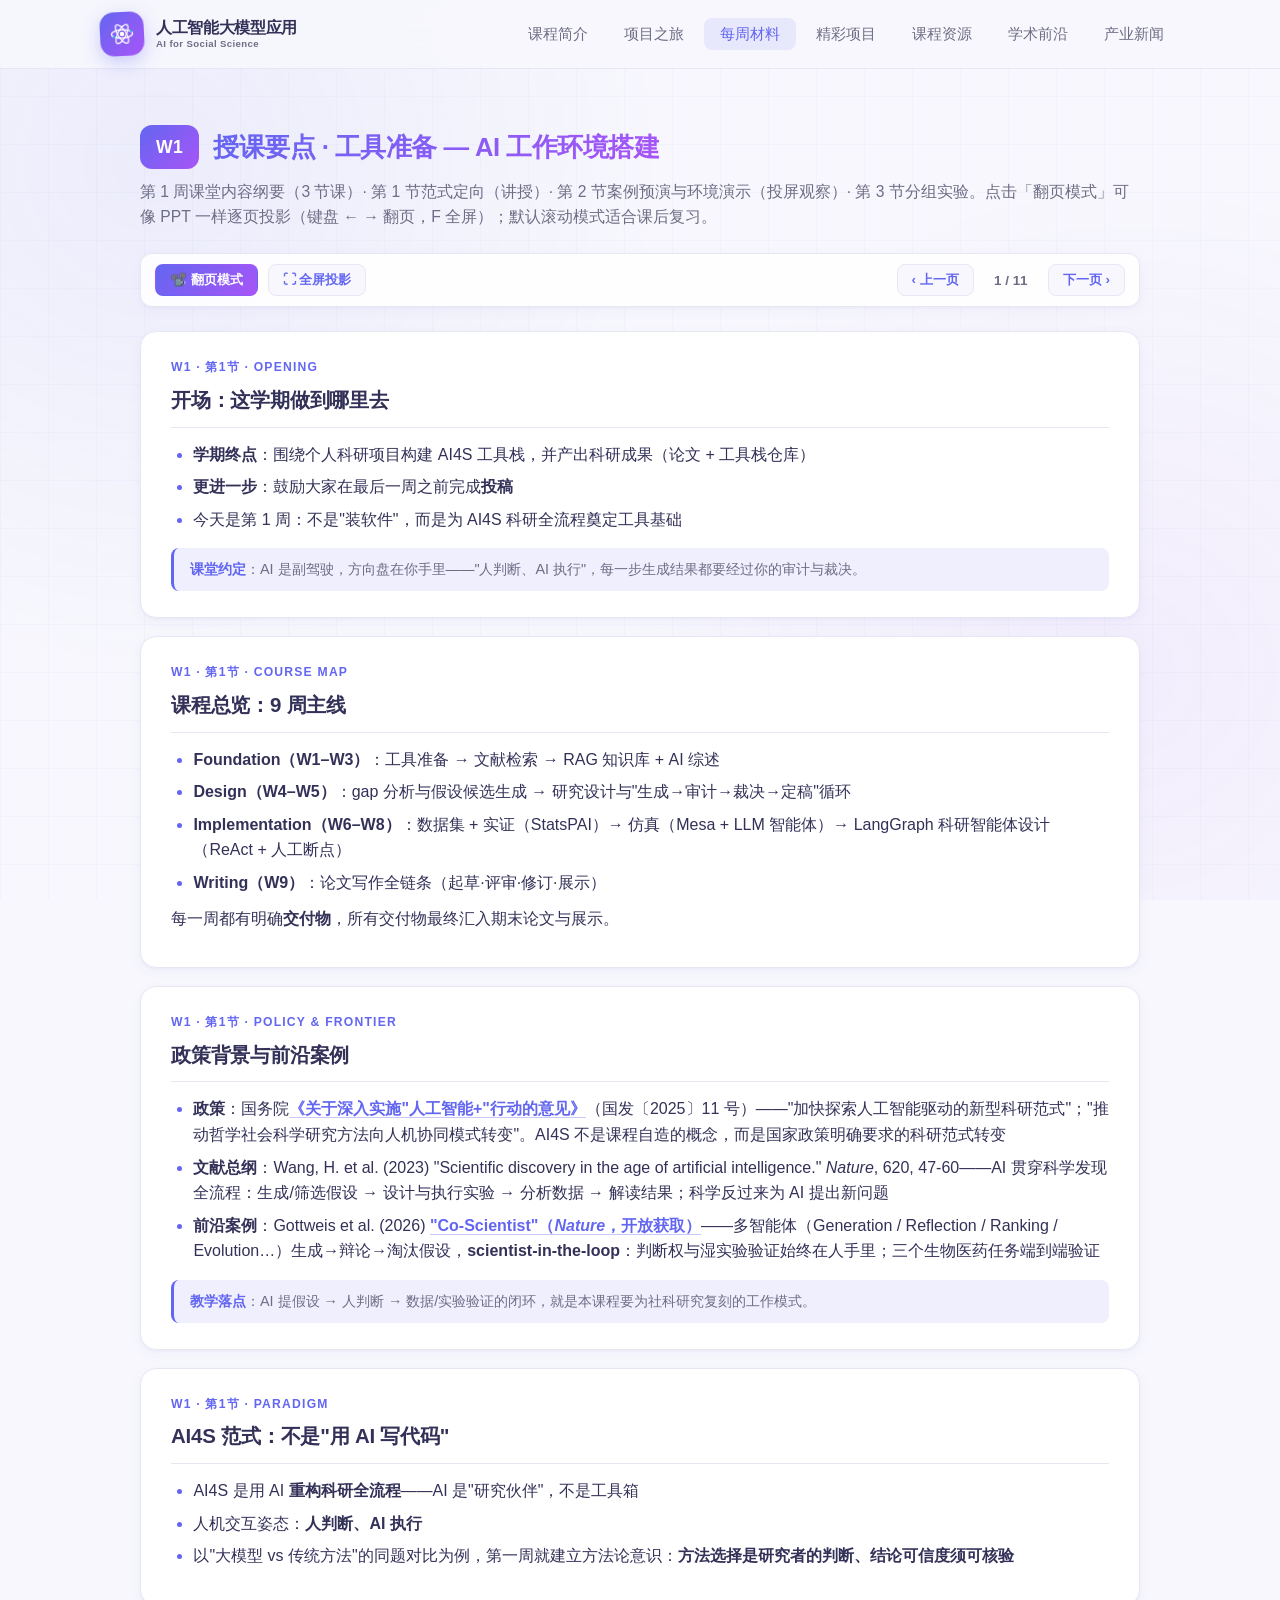
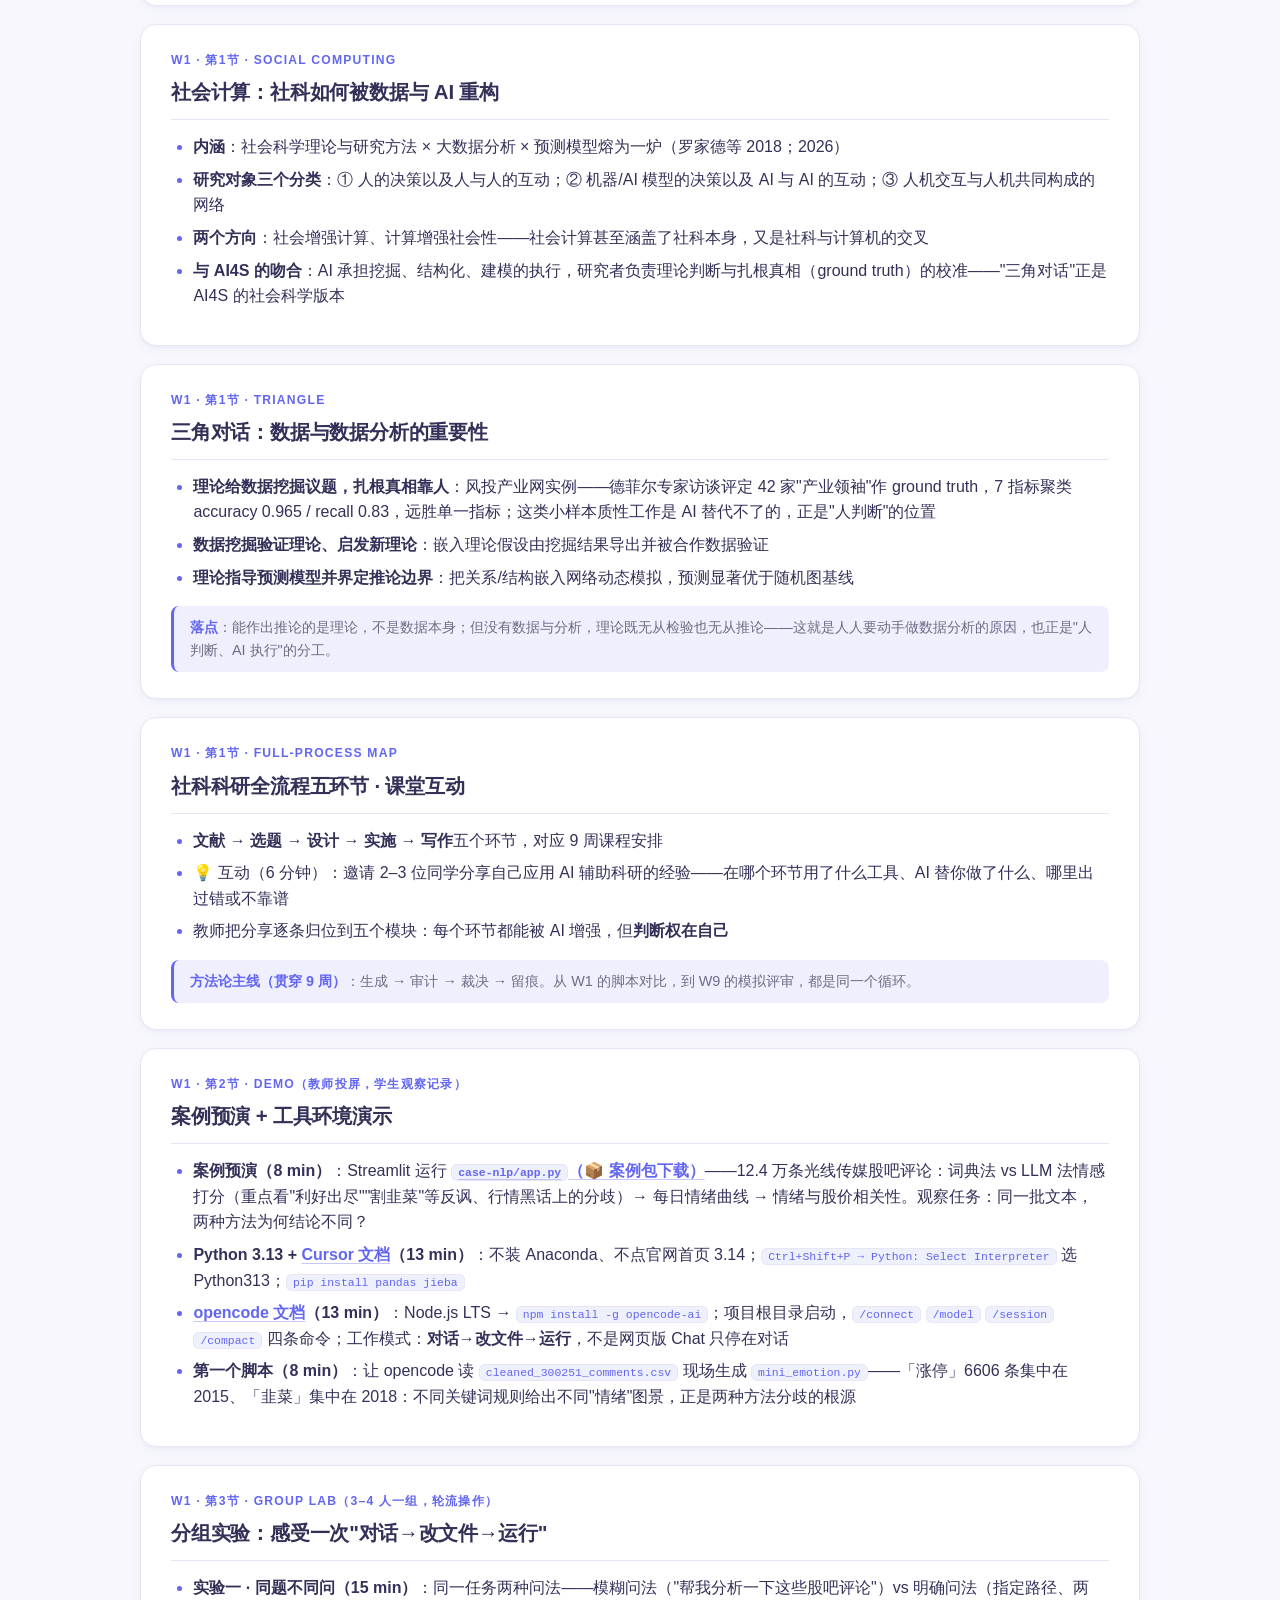
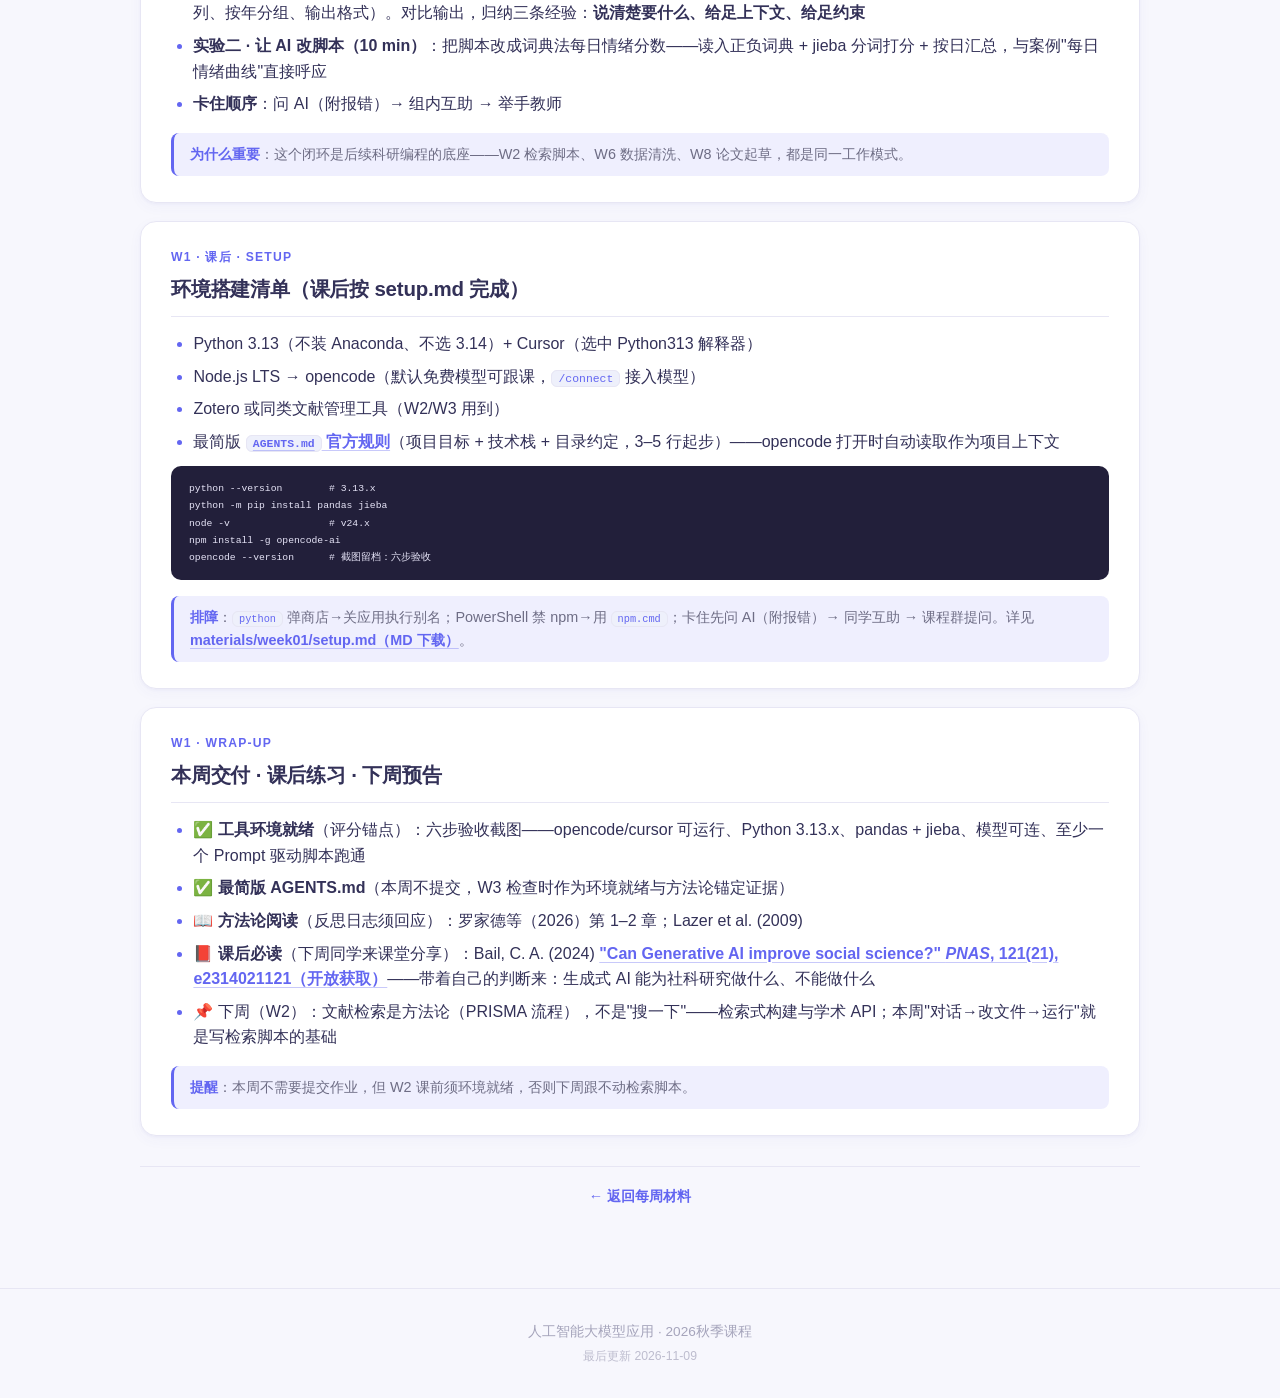
<file: notes/week01.html>
<!DOCTYPE html>
<html lang="zh-CN">
<head>
    <meta charset="UTF-8">
    <meta name="viewport" content="width=device-width, initial-scale=1.0">
    <title>W1 授课要点 — 工具准备：AI 工作环境搭建</title>
    <meta name="description" content="第 1 周授课要点：AI4S 范式入门、政策背景与前沿案例、社会计算三角对话、环境搭建与分组实验。支持课堂翻页投影与课后滚动阅读。">
    <link rel="icon" type="image/svg+xml" href="../favicon.svg">
    <link rel="stylesheet" href="../style.css?v=5">
</head>
<body>
    <nav>
        <div class="nav-inner">
            <a href="../index.html" class="logo">
                <div class="logo-icon">
                    <svg width="26" height="26" viewBox="0 0 32 32" fill="none">
                        <circle cx="16" cy="16" r="2.8" fill="white"/>
                        <ellipse cx="16" cy="16" rx="13" ry="5" stroke="white" stroke-width="1.5"/>
                        <ellipse cx="16" cy="16" rx="13" ry="5" stroke="white" stroke-width="1.5" transform="rotate(60 16 16)"/>
                        <ellipse cx="16" cy="16" rx="13" ry="5" stroke="white" stroke-width="1.5" transform="rotate(120 16 16)"/>
                        <circle cx="27.5" cy="13" r="1.4" fill="#06b6d4"/>
                        <circle cx="6.5" cy="19.5" r="1.4" fill="#06b6d4"/>
                    </svg>
                </div>
                <span class="logo-text"><span class="logo-title">人工智能大模型应用</span><span class="logo-subtitle">AI for Social Science</span></span>
            </a>
            <input type="checkbox" id="nav-toggle" class="nav-toggle">
            <label for="nav-toggle" class="nav-toggle-label" aria-label="菜单">
                <span></span><span></span><span></span>
            </label>
            <ul class="nav-links">
                <li><a href="../intro.html">课程简介</a></li>
                <li><a href="../timeline.html">项目之旅</a></li>
                <li><a href="../weekly.html" class="active">每周材料</a></li>
                <li><a href="../projects.html">精彩项目</a></li>
                <li><a href="../resources.html">课程资源</a></li>
                <li><a href="../papers.html">学术前沿</a></li>
                <li><a href="../news.html">产业新闻</a></li>
            </ul>
        </div>
    </nav>

    <main class="notes-main">
        <div class="notes-head">
            <span class="notes-week-badge">W1</span>
            <h1 class="notes-title">授课要点 · 工具准备 — AI 工作环境搭建</h1>
        </div>
        <p class="notes-subtitle">第 1 周课堂内容纲要（3 节课）· 第 1 节范式定向（讲授）· 第 2 节案例预演与环境演示（投屏观察）· 第 3 节分组实验。点击「翻页模式」可像 PPT 一样逐页投影（键盘 ← → 翻页，F 全屏）；默认滚动模式适合课后复习。</p>

        <div class="notes-toolbar">
            <button class="notes-btn primary" id="mode-toggle" type="button">📽️ 翻页模式</button>
            <button class="notes-btn" id="fs-btn" type="button">⛶ 全屏投影</button>
            <div class="notes-pager">
                <button class="notes-btn" id="prev-btn" type="button">‹ 上一页</button>
                <span class="notes-page-indicator" id="page-indicator">1 / 11</span>
                <button class="notes-btn" id="next-btn" type="button">下一页 ›</button>
            </div>
        </div>

        <!-- ============ Slide 1 ============ -->
        <section class="slide">
            <div class="slide-kicker">W1 · 第1节 · OPENING</div>
            <h2>开场：这学期做到哪里去</h2>
            <ul>
                <li><strong>学期终点</strong>：围绕个人科研项目构建 AI4S 工具栈，并产出科研成果（论文 + 工具栈仓库）</li>
                <li><strong>更进一步</strong>：鼓励大家在最后一周之前完成<strong>投稿</strong></li>
                <li>今天是第 1 周：不是"装软件"，而是为 AI4S 科研全流程奠定工具基础</li>
            </ul>
            <div class="callout"><strong>课堂约定</strong>：AI 是副驾驶，方向盘在你手里——"人判断、AI 执行"，每一步生成结果都要经过你的审计与裁决。</div>
        </section>

        <!-- ============ Slide 2 ============ -->
        <section class="slide">
            <div class="slide-kicker">W1 · 第1节 · COURSE MAP</div>
            <h2>课程总览：9 周主线</h2>
            <ul>
                <li><strong>Foundation（W1–W3）</strong>：工具准备 → 文献检索 → RAG 知识库 + AI 综述</li>
                <li><strong>Design（W4–W5）</strong>：gap 分析与假设候选生成 → 研究设计与"生成→审计→裁决→定稿"循环</li>
                <li><strong>Implementation（W6–W8）</strong>：数据集 + 实证（StatsPAI）→ 仿真（Mesa + LLM 智能体）→ LangGraph 科研智能体设计（ReAct + 人工断点）</li>
                <li><strong>Writing（W9）</strong>：论文写作全链条（起草·评审·修订·展示）</li>
            </ul>
            <p>每一周都有明确<strong>交付物</strong>，所有交付物最终汇入期末论文与展示。</p>
        </section>

        <!-- ============ Slide 3 ============ -->
        <section class="slide">
            <div class="slide-kicker">W1 · 第1节 · POLICY &amp; FRONTIER</div>
            <h2>政策背景与前沿案例</h2>
            <ul>
                <li><strong>政策</strong>：国务院<a href="https://www.gov.cn/gongbao/2025/issue_12266/202509/content_7039598.html" target="_blank" rel="noopener">《关于深入实施"人工智能+"行动的意见》</a>（国发〔2025〕11 号）——"加快探索人工智能驱动的新型科研范式"；"推动哲学社会科学研究方法向人机协同模式转变"。AI4S 不是课程自造的概念，而是国家政策明确要求的科研范式转变</li>
                <li><strong>文献总纲</strong>：Wang, H. et al. (2023) "Scientific discovery in the age of artificial intelligence." <i>Nature</i>, 620, 47-60——AI 贯穿科学发现全流程：生成/筛选假设 → 设计与执行实验 → 分析数据 → 解读结果；科学反过来为 AI 提出新问题</li>
                <li><strong>前沿案例</strong>：Gottweis et al. (2026) <a href="https://www.nature.com/articles/s41586-026-10644-y" target="_blank" rel="noopener">"Co-Scientist"（<i>Nature</i>，开放获取）</a>——多智能体（Generation / Reflection / Ranking / Evolution…）生成→辩论→淘汰假设，<strong>scientist-in-the-loop</strong>：判断权与湿实验验证始终在人手里；三个生物医药任务端到端验证</li>
            </ul>
            <div class="callout"><strong>教学落点</strong>：AI 提假设 → 人判断 → 数据/实验验证的闭环，就是本课程要为社科研究复刻的工作模式。</div>
        </section>

        <!-- ============ Slide 4 ============ -->
        <section class="slide">
            <div class="slide-kicker">W1 · 第1节 · PARADIGM</div>
            <h2>AI4S 范式：不是"用 AI 写代码"</h2>
            <ul>
                <li>AI4S 是用 AI <strong>重构科研全流程</strong>——AI 是"研究伙伴"，不是工具箱</li>
                <li>人机交互姿态：<strong>人判断、AI 执行</strong></li>
                <li>以"大模型 vs 传统方法"的同题对比为例，第一周就建立方法论意识：<strong>方法选择是研究者的判断、结论可信度须可核验</strong></li>
            </ul>
        </section>

        <!-- ============ Slide 5 ============ -->
        <section class="slide">
            <div class="slide-kicker">W1 · 第1节 · SOCIAL COMPUTING</div>
            <h2>社会计算：社科如何被数据与 AI 重构</h2>
            <ul>
                <li><strong>内涵</strong>：社会科学理论与研究方法 × 大数据分析 × 预测模型熔为一炉（罗家德等 2018；2026）</li>
                <li><strong>研究对象三个分类</strong>：① 人的决策以及人与人的互动；② 机器/AI 模型的决策以及 AI 与 AI 的互动；③ 人机交互与人机共同构成的网络</li>
                <li><strong>两个方向</strong>：社会增强计算、计算增强社会性——社会计算甚至涵盖了社科本身，又是社科与计算机的交叉</li>
                <li><strong>与 AI4S 的吻合</strong>：AI 承担挖掘、结构化、建模的执行，研究者负责理论判断与扎根真相（ground truth）的校准——"三角对话"正是 AI4S 的社会科学版本</li>
            </ul>
        </section>

        <!-- ============ Slide 6 ============ -->
        <section class="slide">
            <div class="slide-kicker">W1 · 第1节 · TRIANGLE</div>
            <h2>三角对话：数据与数据分析的重要性</h2>
            <ul>
                <li><strong>理论给数据挖掘议题，扎根真相靠人</strong>：风投产业网实例——德菲尔专家访谈评定 42 家"产业领袖"作 ground truth，7 指标聚类 accuracy 0.965 / recall 0.83，远胜单一指标；这类小样本质性工作是 AI 替代不了的，正是"人判断"的位置</li>
                <li><strong>数据挖掘验证理论、启发新理论</strong>：嵌入理论假设由挖掘结果导出并被合作数据验证</li>
                <li><strong>理论指导预测模型并界定推论边界</strong>：把关系/结构嵌入网络动态模拟，预测显著优于随机图基线</li>
            </ul>
            <div class="callout"><strong>落点</strong>：能作出推论的是理论，不是数据本身；但没有数据与分析，理论既无从检验也无从推论——这就是人人要动手做数据分析的原因，也正是"人判断、AI 执行"的分工。</div>
        </section>

        <!-- ============ Slide 7 ============ -->
        <section class="slide">
            <div class="slide-kicker">W1 · 第1节 · FULL-PROCESS MAP</div>
            <h2>社科科研全流程五环节 · 课堂互动</h2>
            <ul>
                <li><strong>文献 → 选题 → 设计 → 实施 → 写作</strong>五个环节，对应 9 周课程安排</li>
                <li>💡 互动（6 分钟）：邀请 2–3 位同学分享自己应用 AI 辅助科研的经验——在哪个环节用了什么工具、AI 替你做了什么、哪里出过错或不靠谱</li>
                <li>教师把分享逐条归位到五个模块：每个环节都能被 AI 增强，但<strong>判断权在自己</strong></li>
            </ul>
            <div class="callout"><strong>方法论主线（贯穿 9 周）</strong>：生成 → 审计 → 裁决 → 留痕。从 W1 的脚本对比，到 W9 的模拟评审，都是同一个循环。</div>
        </section>

        <!-- ============ Slide 8 ============ -->
        <section class="slide">
            <div class="slide-kicker">W1 · 第2节 · DEMO（教师投屏，学生观察记录）</div>
            <h2>案例预演 + 工具环境演示</h2>
            <ul>
                <li><strong>案例预演（8 min）</strong>：Streamlit 运行 <a href="../materials/week01/case-nlp.zip" download><code>case-nlp/app.py</code>（📦 案例包下载）</a>——12.4 万条光线传媒股吧评论：词典法 vs LLM 法情感打分（重点看"利好出尽""割韭菜"等反讽、行情黑话上的分歧）→ 每日情绪曲线 → 情绪与股价相关性。观察任务：同一批文本，两种方法为何结论不同？</li>
                <li><strong>Python 3.13 + <a href="https://docs.cursor.com/" target="_blank" rel="noopener">Cursor 文档</a>（13 min）</strong>：不装 Anaconda、不点官网首页 3.14；<code>Ctrl+Shift+P → Python: Select Interpreter</code> 选 Python313；<code>pip install pandas jieba</code></li>
                <li><strong><a href="https://opencode.ai/docs/" target="_blank" rel="noopener">opencode 文档</a>（13 min）</strong>：Node.js LTS → <code>npm install -g opencode-ai</code>；项目根目录启动，<code>/connect</code> <code>/model</code> <code>/session</code> <code>/compact</code> 四条命令；工作模式：<strong>对话→改文件→运行</strong>，不是网页版 Chat 只停在对话</li>
                <li><strong>第一个脚本（8 min）</strong>：让 opencode 读 <code>cleaned_300251_comments.csv</code> 现场生成 <code>mini_emotion.py</code>——「涨停」6606 条集中在 2015、「韭菜」集中在 2018：不同关键词规则给出不同"情绪"图景，正是两种方法分歧的根源</li>
            </ul>
        </section>

        <!-- ============ Slide 9 ============ -->
        <section class="slide">
            <div class="slide-kicker">W1 · 第3节 · GROUP LAB（3–4 人一组，轮流操作）</div>
            <h2>分组实验：感受一次"对话→改文件→运行"</h2>
            <ul>
                <li><strong>实验一 · 同题不同问（15 min）</strong>：同一任务两种问法——模糊问法（"帮我分析一下这些股吧评论"）vs 明确问法（指定路径、两列、按年分组、输出格式）。对比输出，归纳三条经验：<strong>说清楚要什么、给足上下文、给足约束</strong></li>
                <li><strong>实验二 · 让 AI 改脚本（10 min）</strong>：把脚本改成词典法每日情绪分数——读入正负词典 + jieba 分词打分 + 按日汇总，与案例"每日情绪曲线"直接呼应</li>
                <li><strong>卡住顺序</strong>：问 AI（附报错）→ 组内互助 → 举手教师</li>
            </ul>
            <div class="callout"><strong>为什么重要</strong>：这个闭环是后续科研编程的底座——W2 检索脚本、W6 数据清洗、W8 论文起草，都是同一工作模式。</div>
        </section>

        <!-- ============ Slide 10 ============ -->
        <section class="slide">
            <div class="slide-kicker">W1 · 课后 · SETUP</div>
            <h2>环境搭建清单（课后按 setup.md 完成）</h2>
            <ul>
                <li>Python 3.13（不装 Anaconda、不选 3.14）+ Cursor（选中 Python313 解释器）</li>
                <li>Node.js LTS → opencode（默认免费模型可跟课，<code>/connect</code> 接入模型）</li>
                <li>Zotero 或同类文献管理工具（W2/W3 用到）</li>
                <li>最简版 <a href="https://opencode.ai/docs/zh-cn/rules/" target="_blank" rel="noopener"><code>AGENTS.md</code> 官方规则</a>（项目目标 + 技术栈 + 目录约定，3–5 行起步）——opencode 打开时自动读取作为项目上下文</li>
            </ul>
            <pre><code>python --version        # 3.13.x
python -m pip install pandas jieba
node -v                 # v24.x
npm install -g opencode-ai
opencode --version      # 截图留档：六步验收</code></pre>
            <div class="callout"><strong>排障</strong>：<code>python</code> 弹商店→关应用执行别名；PowerShell 禁 npm→用 <code>npm.cmd</code>；卡住先问 AI（附报错）→ 同学互助 → 课程群提问。详见 <a href="../materials/week01/setup.md" download>materials/week01/setup.md（MD 下载）</a>。</div>
        </section>

        <!-- ============ Slide 11 ============ -->
        <section class="slide">
            <div class="slide-kicker">W1 · WRAP-UP</div>
            <h2>本周交付 · 课后练习 · 下周预告</h2>
            <ul>
                <li>✅ <strong>工具环境就绪</strong>（评分锚点）：六步验收截图——opencode/cursor 可运行、Python 3.13.x、pandas + jieba、模型可连、至少一个 Prompt 驱动脚本跑通</li>
                <li>✅ <strong>最简版 AGENTS.md</strong>（本周不提交，W3 检查时作为环境就绪与方法论锚定证据）</li>
                <li>📖 <strong>方法论阅读</strong>（反思日志须回应）：罗家德等（2026）第 1–2 章；Lazer et al. (2009)</li>
                <li>📕 <strong>课后必读</strong>（下周同学来课堂分享）：Bail, C. A. (2024) <a href="https://www.pnas.org/doi/10.1073/pnas.2314021121" target="_blank" rel="noopener">"Can Generative AI improve social science?" <i>PNAS</i>, 121(21), e2314021121（开放获取）</a>——带着自己的判断来：生成式 AI 能为社科研究做什么、不能做什么</li>
                <li>📌 下周（W2）：文献检索是方法论（PRISMA 流程），不是"搜一下"——检索式构建与学术 API；本周"对话→改文件→运行"就是写检索脚本的基础</li>
            </ul>
            <div class="callout"><strong>提醒</strong>：本周不需要提交作业，但 W2 课前须环境就绪，否则下周跟不动检索脚本。</div>
        </section>

        <div class="notes-foot-nav">
            <span></span>
            <a href="../weekly.html">← 返回每周材料</a>
            <span></span>
        </div>
    </main>

    <footer>
        人工智能大模型应用 · 2026秋季课程
        <span style="display:block;margin-top:4px;font-size:0.9em;opacity:0.7;">最后更新 2026-11-09</span>
    </footer>

    <script>
    (function () {
        var main = document.querySelector('.notes-main');
        var slides = Array.prototype.slice.call(document.querySelectorAll('.slide'));
        var indicator = document.getElementById('page-indicator');
        var prevBtn = document.getElementById('prev-btn');
        var nextBtn = document.getElementById('next-btn');
        var modeBtn = document.getElementById('mode-toggle');
        var fsBtn = document.getElementById('fs-btn');
        var idx = 0;

        function savedMode() {
            try { return localStorage.getItem('notes-mode') || 'scroll'; }
            catch (e) { return 'scroll'; }
        }

        function isSlideMode() { return main.classList.contains('slide-mode'); }

        function setMode(mode) {
            main.classList.toggle('slide-mode', mode === 'slide');
            try { localStorage.setItem('notes-mode', mode); } catch (e) {}
            modeBtn.textContent = mode === 'slide' ? '📖 滚动模式' : '📽️ 翻页模式';
            show(idx, false);
        }

        function show(i, scroll) {
            idx = Math.max(0, Math.min(slides.length - 1, i));
            slides.forEach(function (s, k) { s.classList.toggle('current', k === idx); });
            indicator.textContent = (idx + 1) + ' / ' + slides.length;
            if (scroll && !isSlideMode()) {
                slides[idx].scrollIntoView({ behavior: 'smooth', block: 'start' });
            }
        }

        prevBtn.addEventListener('click', function () { show(idx - 1, true); });
        nextBtn.addEventListener('click', function () { show(idx + 1, true); });

        modeBtn.addEventListener('click', function () {
            setMode(isSlideMode() ? 'scroll' : 'slide');
        });

        function toggleFullscreen() {
            if (document.fullscreenElement) { document.exitFullscreen(); }
            else if (document.documentElement.requestFullscreen) { document.documentElement.requestFullscreen(); }
        }
        fsBtn.addEventListener('click', toggleFullscreen);

        document.addEventListener('keydown', function (e) {
            if (e.target && /^(INPUT|TEXTAREA|SELECT)$/.test(e.target.tagName)) return;
            if (e.key === 'ArrowRight' || e.key === 'PageDown' || e.key === ' ') {
                if (isSlideMode()) { e.preventDefault(); show(idx + 1, false); }
            } else if (e.key === 'ArrowLeft' || e.key === 'PageUp') {
                if (isSlideMode()) { e.preventDefault(); show(idx - 1, false); }
            } else if (e.key === 'f' || e.key === 'F') {
                toggleFullscreen();
            }
        });

        setMode(savedMode());
    })();
    </script>
</body>
</html>
</file>
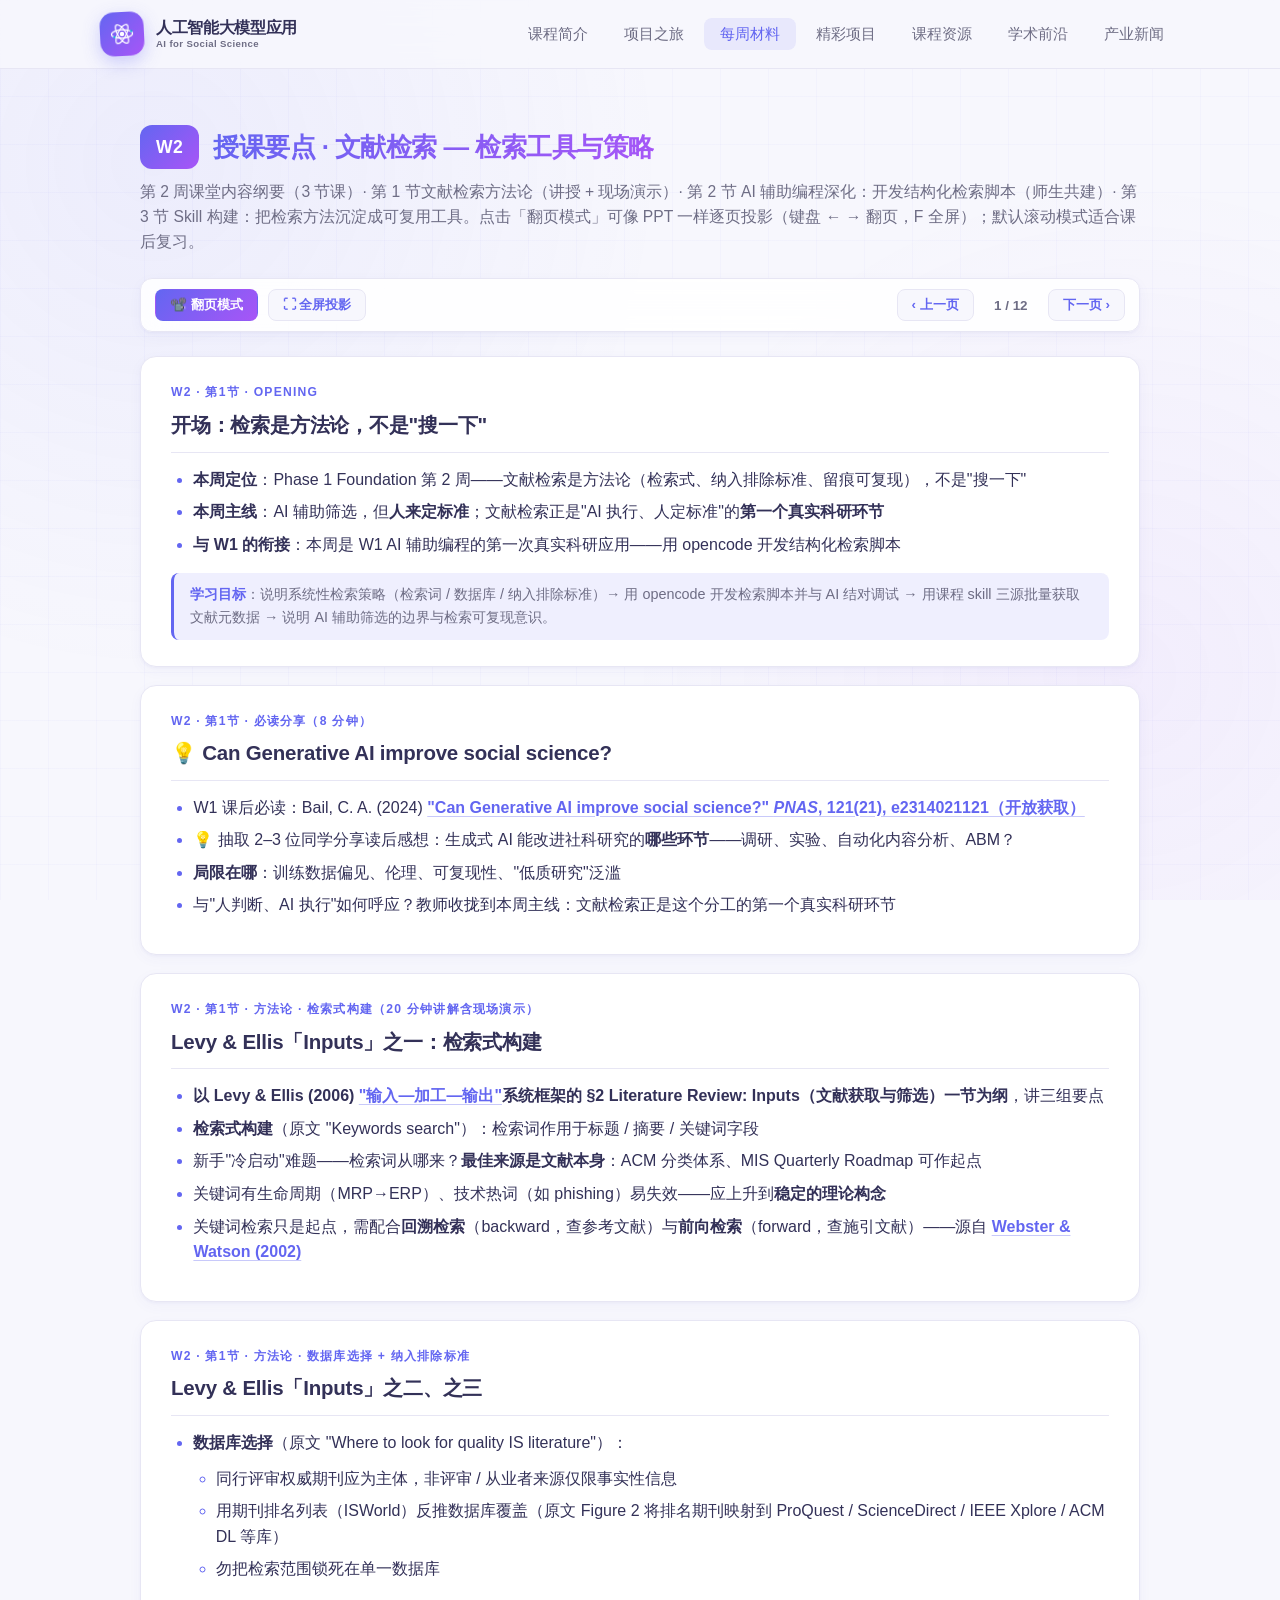
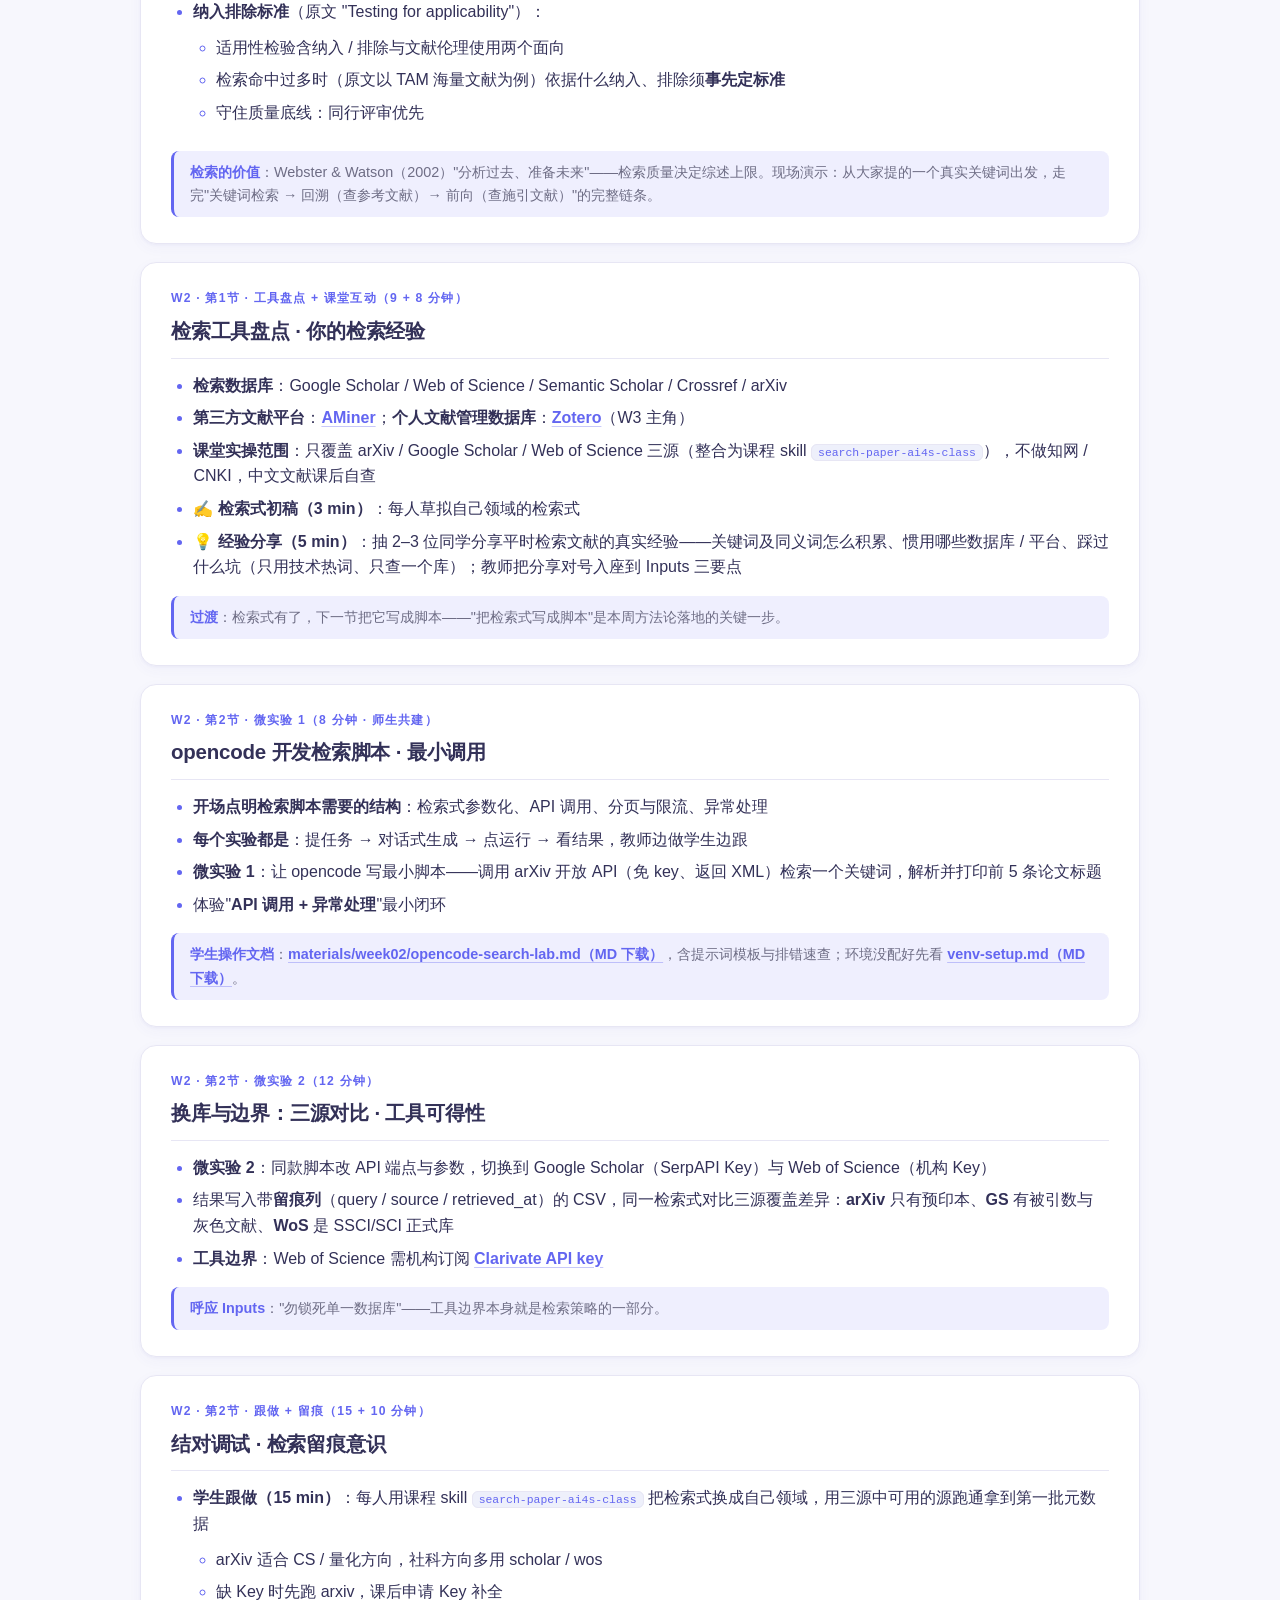
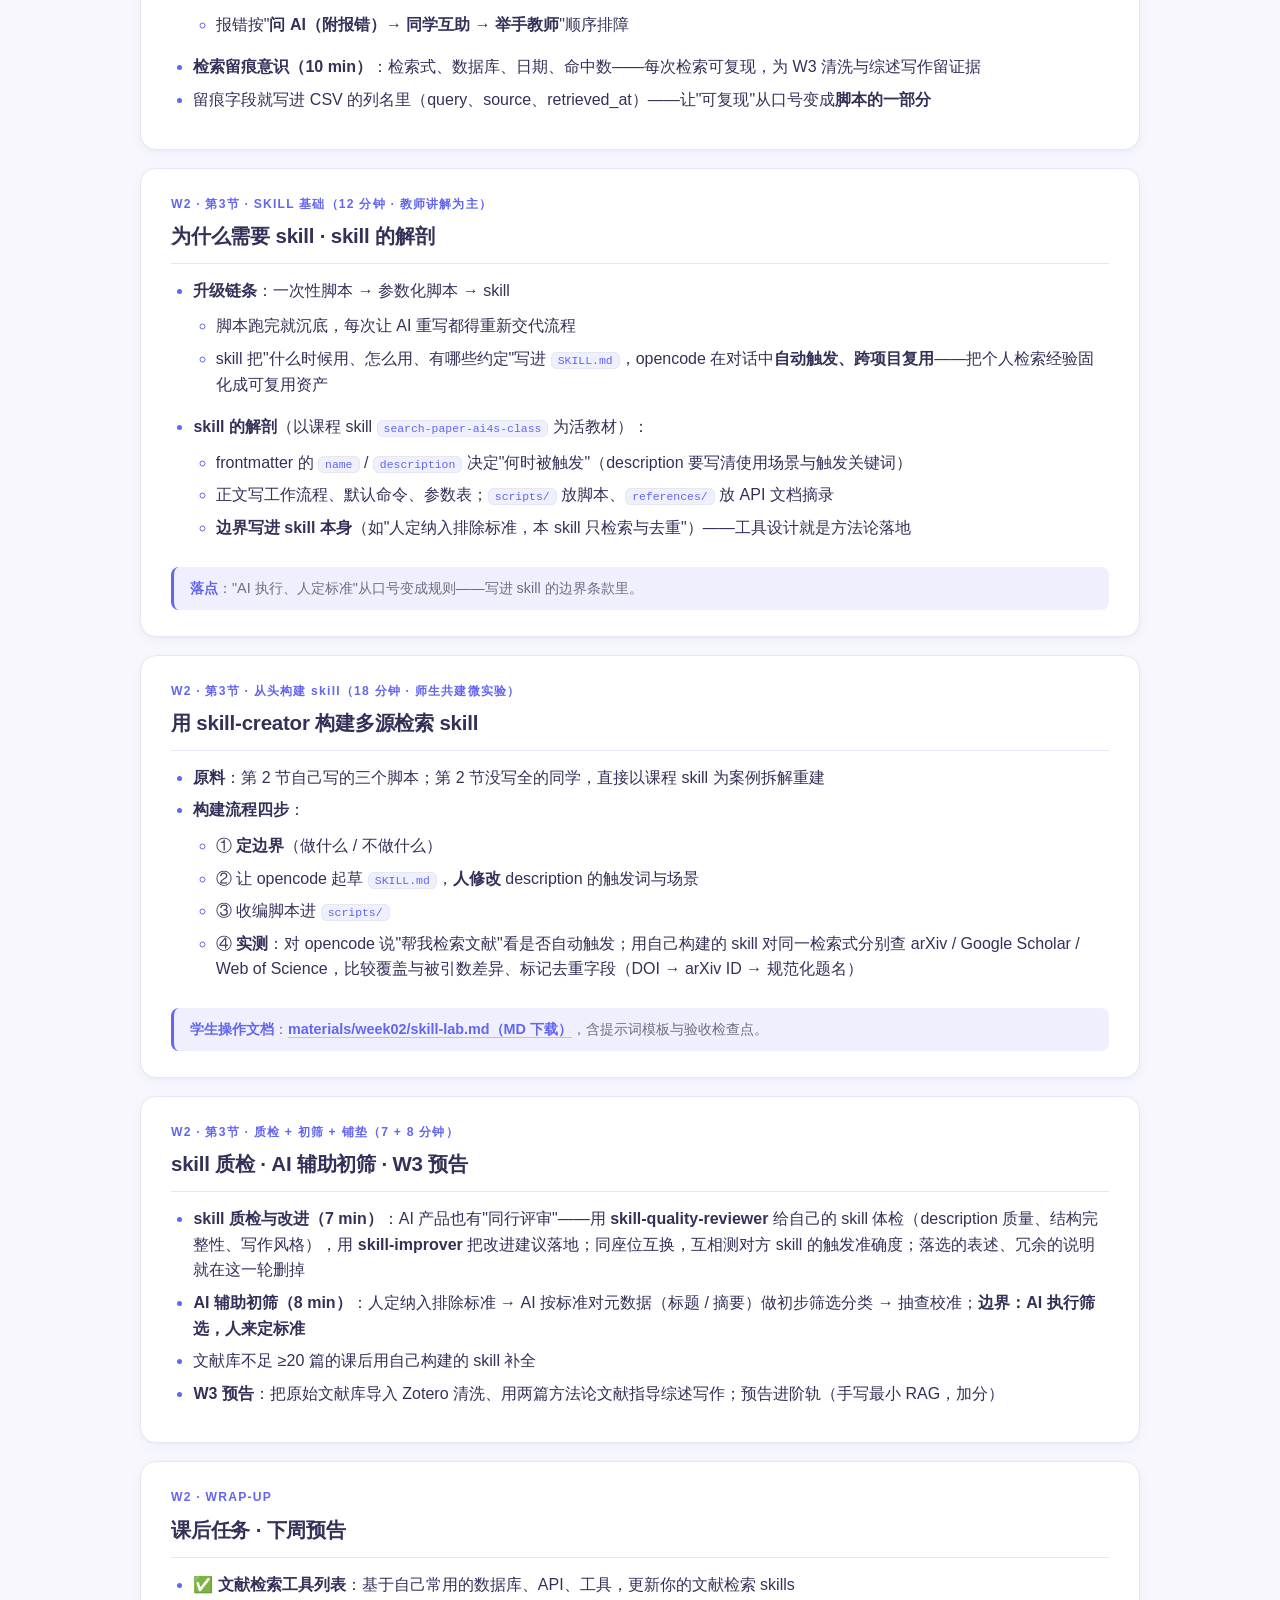
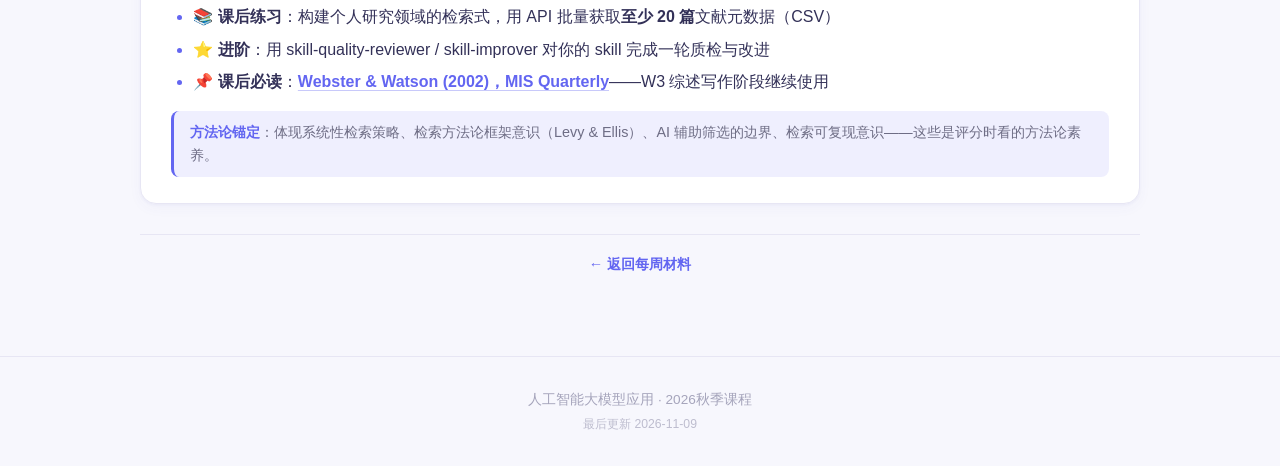
<file: notes/week02.html>
<!DOCTYPE html>
<html lang="zh-CN">
<head>
    <meta charset="UTF-8">
    <meta name="viewport" content="width=device-width, initial-scale=1.0">
    <title>W2 授课要点 — 文献检索：检索工具与策略</title>
    <meta name="description" content="第 2 周授课要点：文献检索方法论（Levy & Ellis Inputs 三要点）、用 opencode 开发结构化检索脚本、把检索方法沉淀成可复用 skill。支持课堂翻页投影与课后滚动阅读。">
    <link rel="icon" type="image/svg+xml" href="../favicon.svg">
    <link rel="stylesheet" href="../style.css?v=5">
</head>
<body>
    <nav>
        <div class="nav-inner">
            <a href="../index.html" class="logo">
                <div class="logo-icon">
                    <svg width="26" height="26" viewBox="0 0 32 32" fill="none">
                        <circle cx="16" cy="16" r="2.8" fill="white"/>
                        <ellipse cx="16" cy="16" rx="13" ry="5" stroke="white" stroke-width="1.5"/>
                        <ellipse cx="16" cy="16" rx="13" ry="5" stroke="white" stroke-width="1.5" transform="rotate(60 16 16)"/>
                        <ellipse cx="16" cy="16" rx="13" ry="5" stroke="white" stroke-width="1.5" transform="rotate(120 16 16)"/>
                        <circle cx="27.5" cy="13" r="1.4" fill="#06b6d4"/>
                        <circle cx="6.5" cy="19.5" r="1.4" fill="#06b6d4"/>
                    </svg>
                </div>
                <span class="logo-text"><span class="logo-title">人工智能大模型应用</span><span class="logo-subtitle">AI for Social Science</span></span>
            </a>
            <input type="checkbox" id="nav-toggle" class="nav-toggle">
            <label for="nav-toggle" class="nav-toggle-label" aria-label="菜单">
                <span></span><span></span><span></span>
            </label>
            <ul class="nav-links">
                <li><a href="../intro.html">课程简介</a></li>
                <li><a href="../timeline.html">项目之旅</a></li>
                <li><a href="../weekly.html" class="active">每周材料</a></li>
                <li><a href="../projects.html">精彩项目</a></li>
                <li><a href="../resources.html">课程资源</a></li>
                <li><a href="../papers.html">学术前沿</a></li>
                <li><a href="../news.html">产业新闻</a></li>
            </ul>
        </div>
    </nav>

    <main class="notes-main">
        <div class="notes-head">
            <span class="notes-week-badge">W2</span>
            <h1 class="notes-title">授课要点 · 文献检索 — 检索工具与策略</h1>
        </div>
        <p class="notes-subtitle">第 2 周课堂内容纲要（3 节课）· 第 1 节文献检索方法论（讲授 + 现场演示）· 第 2 节 AI 辅助编程深化：开发结构化检索脚本（师生共建）· 第 3 节 Skill 构建：把检索方法沉淀成可复用工具。点击「翻页模式」可像 PPT 一样逐页投影（键盘 ← → 翻页，F 全屏）；默认滚动模式适合课后复习。</p>

        <div class="notes-toolbar">
            <button class="notes-btn primary" id="mode-toggle" type="button">📽️ 翻页模式</button>
            <button class="notes-btn" id="fs-btn" type="button">⛶ 全屏投影</button>
            <div class="notes-pager">
                <button class="notes-btn" id="prev-btn" type="button">‹ 上一页</button>
                <span class="notes-page-indicator" id="page-indicator">1 / 12</span>
                <button class="notes-btn" id="next-btn" type="button">下一页 ›</button>
            </div>
        </div>

        <!-- ============ Slide 1 ============ -->
        <section class="slide">
            <div class="slide-kicker">W2 · 第1节 · OPENING</div>
            <h2>开场：检索是方法论，不是"搜一下"</h2>
            <ul>
                <li><strong>本周定位</strong>：Phase 1 Foundation 第 2 周——文献检索是方法论（检索式、纳入排除标准、留痕可复现），不是"搜一下"</li>
                <li><strong>本周主线</strong>：AI 辅助筛选，但<strong>人来定标准</strong>；文献检索正是"AI 执行、人定标准"的<strong>第一个真实科研环节</strong></li>
                <li><strong>与 W1 的衔接</strong>：本周是 W1 AI 辅助编程的第一次真实科研应用——用 opencode 开发结构化检索脚本</li>
            </ul>
            <div class="callout"><strong>学习目标</strong>：说明系统性检索策略（检索词 / 数据库 / 纳入排除标准）→ 用 opencode 开发检索脚本并与 AI 结对调试 → 用课程 skill 三源批量获取文献元数据 → 说明 AI 辅助筛选的边界与检索可复现意识。</div>
        </section>

        <!-- ============ Slide 2 ============ -->
        <section class="slide">
            <div class="slide-kicker">W2 · 第1节 · 必读分享（8 分钟）</div>
            <h2>💡 Can Generative AI improve social science?</h2>
            <ul>
                <li>W1 课后必读：Bail, C. A. (2024) <a href="https://www.pnas.org/doi/10.1073/pnas.2314021121" target="_blank" rel="noopener">"Can Generative AI improve social science?" <i>PNAS</i>, 121(21), e2314021121（开放获取）</a></li>
                <li>💡 抽取 2–3 位同学分享读后感想：生成式 AI 能改进社科研究的<strong>哪些环节</strong>——调研、实验、自动化内容分析、ABM？</li>
                <li><strong>局限在哪</strong>：训练数据偏见、伦理、可复现性、"低质研究"泛滥</li>
                <li>与"人判断、AI 执行"如何呼应？教师收拢到本周主线：文献检索正是这个分工的第一个真实科研环节</li>
            </ul>
        </section>

        <!-- ============ Slide 3 ============ -->
        <section class="slide">
            <div class="slide-kicker">W2 · 第1节 · 方法论 · 检索式构建（20 分钟讲解含现场演示）</div>
            <h2>Levy &amp; Ellis「Inputs」之一：检索式构建</h2>
            <ul>
                <li><strong>以 Levy &amp; Ellis (2006) <a href="https://www.informingscience.org/Publications/479" target="_blank" rel="noopener">"输入—加工—输出"</a>系统框架的 §2 Literature Review: Inputs（文献获取与筛选）一节为纲</strong>，讲三组要点</li>
                <li><strong>检索式构建</strong>（原文 "Keywords search"）：检索词作用于标题 / 摘要 / 关键词字段</li>
                <li>新手"冷启动"难题——检索词从哪来？<strong>最佳来源是文献本身</strong>：ACM 分类体系、MIS Quarterly Roadmap 可作起点</li>
                <li>关键词有生命周期（MRP→ERP）、技术热词（如 phishing）易失效——应上升到<strong>稳定的理论构念</strong></li>
                <li>关键词检索只是起点，需配合<strong>回溯检索</strong>（backward，查参考文献）与<strong>前向检索</strong>（forward，查施引文献）——源自 <a href="https://misq.umn.edu/misq/article/26/2/xiii/1323/Analyzing-the-Past-to-Prepare-for-the-Future" target="_blank" rel="noopener">Webster &amp; Watson (2002)</a></li>
            </ul>
        </section>

        <!-- ============ Slide 4 ============ -->
        <section class="slide">
            <div class="slide-kicker">W2 · 第1节 · 方法论 · 数据库选择 + 纳入排除标准</div>
            <h2>Levy &amp; Ellis「Inputs」之二、之三</h2>
            <ul>
                <li><strong>数据库选择</strong>（原文 "Where to look for quality IS literature"）：
                    <ul>
                        <li>同行评审权威期刊应为主体，非评审 / 从业者来源仅限事实性信息</li>
                        <li>用期刊排名列表（ISWorld）反推数据库覆盖（原文 Figure 2 将排名期刊映射到 ProQuest / ScienceDirect / IEEE Xplore / ACM DL 等库）</li>
                        <li>勿把检索范围锁死在单一数据库</li>
                    </ul>
                </li>
                <li><strong>纳入排除标准</strong>（原文 "Testing for applicability"）：
                    <ul>
                        <li>适用性检验含纳入 / 排除与文献伦理使用两个面向</li>
                        <li>检索命中过多时（原文以 TAM 海量文献为例）依据什么纳入、排除须<strong>事先定标准</strong></li>
                        <li>守住质量底线：同行评审优先</li>
                    </ul>
                </li>
            </ul>
            <div class="callout"><strong>检索的价值</strong>：Webster &amp; Watson（2002）"分析过去、准备未来"——检索质量决定综述上限。现场演示：从大家提的一个真实关键词出发，走完"关键词检索 → 回溯（查参考文献）→ 前向（查施引文献）"的完整链条。</div>
        </section>

        <!-- ============ Slide 5 ============ -->
        <section class="slide">
            <div class="slide-kicker">W2 · 第1节 · 工具盘点 + 课堂互动（9 + 8 分钟）</div>
            <h2>检索工具盘点 · 你的检索经验</h2>
            <ul>
                <li><strong>检索数据库</strong>：Google Scholar / Web of Science / Semantic Scholar / Crossref / arXiv</li>
                <li><strong>第三方文献平台</strong>：<a href="https://www.aminer.cn/" target="_blank" rel="noopener">AMiner</a>；<strong>个人文献管理数据库</strong>：<a href="https://www.zotero.org/" target="_blank" rel="noopener">Zotero</a>（W3 主角）</li>
                <li><strong>课堂实操范围</strong>：只覆盖 arXiv / Google Scholar / Web of Science 三源（整合为课程 skill <code>search-paper-ai4s-class</code>），不做知网 / CNKI，中文文献课后自查</li>
                <li>✍️ <strong>检索式初稿（3 min）</strong>：每人草拟自己领域的检索式</li>
                <li>💡 <strong>经验分享（5 min）</strong>：抽 2–3 位同学分享平时检索文献的真实经验——关键词及同义词怎么积累、惯用哪些数据库 / 平台、踩过什么坑（只用技术热词、只查一个库）；教师把分享对号入座到 Inputs 三要点</li>
            </ul>
            <div class="callout"><strong>过渡</strong>：检索式有了，下一节把它写成脚本——"把检索式写成脚本"是本周方法论落地的关键一步。</div>
        </section>

        <!-- ============ Slide 6 ============ -->
        <section class="slide">
            <div class="slide-kicker">W2 · 第2节 · 微实验 1（8 分钟 · 师生共建）</div>
            <h2>opencode 开发检索脚本 · 最小调用</h2>
            <ul>
                <li><strong>开场点明检索脚本需要的结构</strong>：检索式参数化、API 调用、分页与限流、异常处理</li>
                <li><strong>每个实验都是</strong>：提任务 → 对话式生成 → 点运行 → 看结果，教师边做学生边跟</li>
                <li><strong>微实验 1</strong>：让 opencode 写最小脚本——调用 arXiv 开放 API（免 key、返回 XML）检索一个关键词，解析并打印前 5 条论文标题</li>
                <li>体验"<strong>API 调用 + 异常处理</strong>"最小闭环</li>
            </ul>
            <div class="callout"><strong>学生操作文档</strong>：<a href="../materials/week02/opencode-search-lab.md" download>materials/week02/opencode-search-lab.md（MD 下载）</a>，含提示词模板与排错速查；环境没配好先看 <a href="../materials/week02/venv-setup.md" download>venv-setup.md（MD 下载）</a>。</div>
        </section>

        <!-- ============ Slide 7 ============ -->
        <section class="slide">
            <div class="slide-kicker">W2 · 第2节 · 微实验 2（12 分钟）</div>
            <h2>换库与边界：三源对比 · 工具可得性</h2>
            <ul>
                <li><strong>微实验 2</strong>：同款脚本改 API 端点与参数，切换到 Google Scholar（SerpAPI Key）与 Web of Science（机构 Key）</li>
                <li>结果写入带<strong>留痕列</strong>（query / source / retrieved_at）的 CSV，同一检索式对比三源覆盖差异：<strong>arXiv</strong> 只有预印本、<strong>GS</strong> 有被引数与灰色文献、<strong>WoS</strong> 是 SSCI/SCI 正式库</li>
                <li><strong>工具边界</strong>：Web of Science 需机构订阅 <a href="https://developer.clarivate.com/apis/wos-starter" target="_blank" rel="noopener">Clarivate API key</a></li>
            </ul>
            <div class="callout"><strong>呼应 Inputs</strong>："勿锁死单一数据库"——工具边界本身就是检索策略的一部分。</div>
        </section>

        <!-- ============ Slide 8 ============ -->
        <section class="slide">
            <div class="slide-kicker">W2 · 第2节 · 跟做 + 留痕（15 + 10 分钟）</div>
            <h2>结对调试 · 检索留痕意识</h2>
            <ul>
                <li><strong>学生跟做（15 min）</strong>：每人用课程 skill <code>search-paper-ai4s-class</code> 把检索式换成自己领域，用三源中可用的源跑通拿到第一批元数据
                    <ul>
                        <li>arXiv 适合 CS / 量化方向，社科方向多用 scholar / wos</li>
                        <li>缺 Key 时先跑 arxiv，课后申请 Key 补全</li>
                        <li>报错按"<strong>问 AI（附报错）→ 同学互助 → 举手教师</strong>"顺序排障</li>
                    </ul>
                </li>
                <li><strong>检索留痕意识（10 min）</strong>：检索式、数据库、日期、命中数——每次检索可复现，为 W3 清洗与综述写作留证据</li>
                <li>留痕字段就写进 CSV 的列名里（query、source、retrieved_at）——让"可复现"从口号变成<strong>脚本的一部分</strong></li>
            </ul>
        </section>

        <!-- ============ Slide 9 ============ -->
        <section class="slide">
            <div class="slide-kicker">W2 · 第3节 · SKILL 基础（12 分钟 · 教师讲解为主）</div>
            <h2>为什么需要 skill · skill 的解剖</h2>
            <ul>
                <li><strong>升级链条</strong>：一次性脚本 → 参数化脚本 → skill
                    <ul>
                        <li>脚本跑完就沉底，每次让 AI 重写都得重新交代流程</li>
                        <li>skill 把"什么时候用、怎么用、有哪些约定"写进 <code>SKILL.md</code>，opencode 在对话中<strong>自动触发、跨项目复用</strong>——把个人检索经验固化成可复用资产</li>
                    </ul>
                </li>
                <li><strong>skill 的解剖</strong>（以课程 skill <code>search-paper-ai4s-class</code> 为活教材）：
                    <ul>
                        <li>frontmatter 的 <code>name</code> / <code>description</code> 决定"何时被触发"（description 要写清使用场景与触发关键词）</li>
                        <li>正文写工作流程、默认命令、参数表；<code>scripts/</code> 放脚本、<code>references/</code> 放 API 文档摘录</li>
                        <li><strong>边界写进 skill 本身</strong>（如"人定纳入排除标准，本 skill 只检索与去重"）——工具设计就是方法论落地</li>
                    </ul>
                </li>
            </ul>
            <div class="callout"><strong>落点</strong>："AI 执行、人定标准"从口号变成规则——写进 skill 的边界条款里。</div>
        </section>

        <!-- ============ Slide 10 ============ -->
        <section class="slide">
            <div class="slide-kicker">W2 · 第3节 · 从头构建 skill（18 分钟 · 师生共建微实验）</div>
            <h2>用 skill-creator 构建多源检索 skill</h2>
            <ul>
                <li><strong>原料</strong>：第 2 节自己写的三个脚本；第 2 节没写全的同学，直接以课程 skill 为案例拆解重建</li>
                <li><strong>构建流程四步</strong>：
                    <ul>
                        <li>① <strong>定边界</strong>（做什么 / 不做什么）</li>
                        <li>② 让 opencode 起草 <code>SKILL.md</code>，<strong>人修改</strong> description 的触发词与场景</li>
                        <li>③ 收编脚本进 <code>scripts/</code></li>
                        <li>④ <strong>实测</strong>：对 opencode 说"帮我检索文献"看是否自动触发；用自己构建的 skill 对同一检索式分别查 arXiv / Google Scholar / Web of Science，比较覆盖与被引数差异、标记去重字段（DOI → arXiv ID → 规范化题名）</li>
                    </ul>
                </li>
            </ul>
            <div class="callout"><strong>学生操作文档</strong>：<a href="../materials/week02/skill-lab.md" download>materials/week02/skill-lab.md（MD 下载）</a>，含提示词模板与验收检查点。</div>
        </section>

        <!-- ============ Slide 11 ============ -->
        <section class="slide">
            <div class="slide-kicker">W2 · 第3节 · 质检 + 初筛 + 铺垫（7 + 8 分钟）</div>
            <h2>skill 质检 · AI 辅助初筛 · W3 预告</h2>
            <ul>
                <li><strong>skill 质检与改进（7 min）</strong>：AI 产品也有"同行评审"——用 <strong>skill-quality-reviewer</strong> 给自己的 skill 体检（description 质量、结构完整性、写作风格），用 <strong>skill-improver</strong> 把改进建议落地；同座位互换，互相测对方 skill 的触发准确度；落选的表述、冗余的说明就在这一轮删掉</li>
                <li><strong>AI 辅助初筛（8 min）</strong>：人定纳入排除标准 → AI 按标准对元数据（标题 / 摘要）做初步筛选分类 → 抽查校准；<strong>边界：AI 执行筛选，人来定标准</strong></li>
                <li>文献库不足 ≥20 篇的课后用自己构建的 skill 补全</li>
                <li><strong>W3 预告</strong>：把原始文献库导入 Zotero 清洗、用两篇方法论文献指导综述写作；预告进阶轨（手写最小 RAG，加分）</li>
            </ul>
        </section>

        <!-- ============ Slide 12 ============ -->
        <section class="slide">
            <div class="slide-kicker">W2 · WRAP-UP</div>
            <h2>课后任务 · 下周预告</h2>
            <ul>
                <li>✅ <strong>文献检索工具列表</strong>：基于自己常用的数据库、API、工具，更新你的文献检索 skills</li>
                <li>📚 <strong>课后练习</strong>：构建个人研究领域的检索式，用 API 批量获取<strong>至少 20 篇</strong>文献元数据（CSV）</li>
                <li>⭐ <strong>进阶</strong>：用 skill-quality-reviewer / skill-improver 对你的 skill 完成一轮质检与改进</li>
                <li>📌 <strong>课后必读</strong>：<a href="https://misq.umn.edu/misq/article/26/2/xiii/1323/Analyzing-the-Past-to-Prepare-for-the-Future" target="_blank" rel="noopener">Webster &amp; Watson (2002)，MIS Quarterly</a>——W3 综述写作阶段继续使用</li>
            </ul>
            <div class="callout"><strong>方法论锚定</strong>：体现系统性检索策略、检索方法论框架意识（Levy &amp; Ellis）、AI 辅助筛选的边界、检索可复现意识——这些是评分时看的方法论素养。</div>
        </section>

        <div class="notes-foot-nav">
            <span></span>
            <a href="../weekly.html">← 返回每周材料</a>
            <span></span>
        </div>
    </main>

    <footer>
        人工智能大模型应用 · 2026秋季课程
        <span style="display:block;margin-top:4px;font-size:0.9em;opacity:0.7;">最后更新 2026-11-09</span>
    </footer>

    <script>
    (function () {
        var main = document.querySelector('.notes-main');
        var slides = Array.prototype.slice.call(document.querySelectorAll('.slide'));
        var indicator = document.getElementById('page-indicator');
        var prevBtn = document.getElementById('prev-btn');
        var nextBtn = document.getElementById('next-btn');
        var modeBtn = document.getElementById('mode-toggle');
        var fsBtn = document.getElementById('fs-btn');
        var idx = 0;

        function savedMode() {
            try { return localStorage.getItem('notes-mode') || 'scroll'; }
            catch (e) { return 'scroll'; }
        }

        function isSlideMode() { return main.classList.contains('slide-mode'); }

        function setMode(mode) {
            main.classList.toggle('slide-mode', mode === 'slide');
            try { localStorage.setItem('notes-mode', mode); } catch (e) {}
            modeBtn.textContent = mode === 'slide' ? '📖 滚动模式' : '📽️ 翻页模式';
            show(idx, false);
        }

        function show(i, scroll) {
            idx = Math.max(0, Math.min(slides.length - 1, i));
            slides.forEach(function (s, k) { s.classList.toggle('current', k === idx); });
            indicator.textContent = (idx + 1) + ' / ' + slides.length;
            if (scroll && !isSlideMode()) {
                slides[idx].scrollIntoView({ behavior: 'smooth', block: 'start' });
            }
        }

        prevBtn.addEventListener('click', function () { show(idx - 1, true); });
        nextBtn.addEventListener('click', function () { show(idx + 1, true); });

        modeBtn.addEventListener('click', function () {
            setMode(isSlideMode() ? 'scroll' : 'slide');
        });

        function toggleFullscreen() {
            if (document.fullscreenElement) { document.exitFullscreen(); }
            else if (document.documentElement.requestFullscreen) { document.documentElement.requestFullscreen(); }
        }
        fsBtn.addEventListener('click', toggleFullscreen);

        document.addEventListener('keydown', function (e) {
            if (e.target && /^(INPUT|TEXTAREA|SELECT)$/.test(e.target.tagName)) return;
            if (e.key === 'ArrowRight' || e.key === 'PageDown' || e.key === ' ') {
                if (isSlideMode()) { e.preventDefault(); show(idx + 1, false); }
            } else if (e.key === 'ArrowLeft' || e.key === 'PageUp') {
                if (isSlideMode()) { e.preventDefault(); show(idx - 1, false); }
            } else if (e.key === 'f' || e.key === 'F') {
                toggleFullscreen();
            }
        });

        setMode(savedMode());
    })();
    </script>
</body>
</html>
</file>
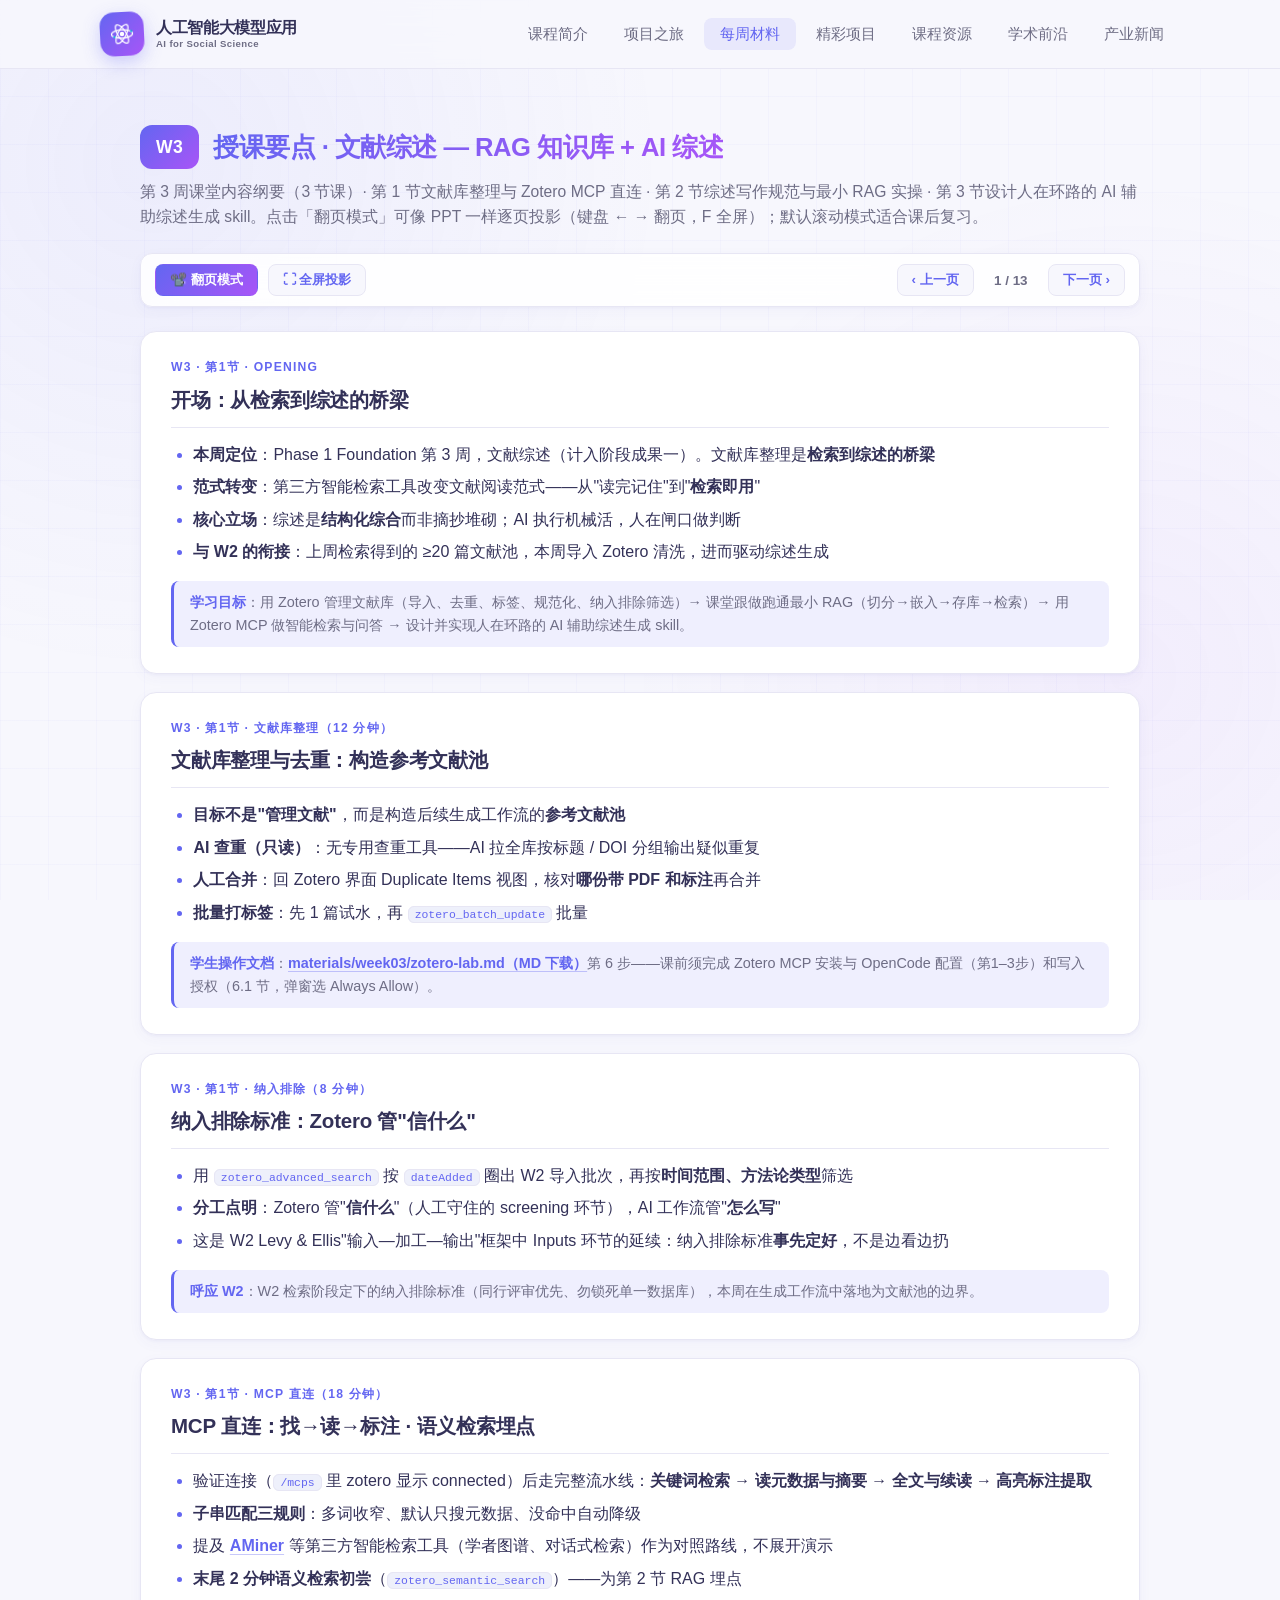
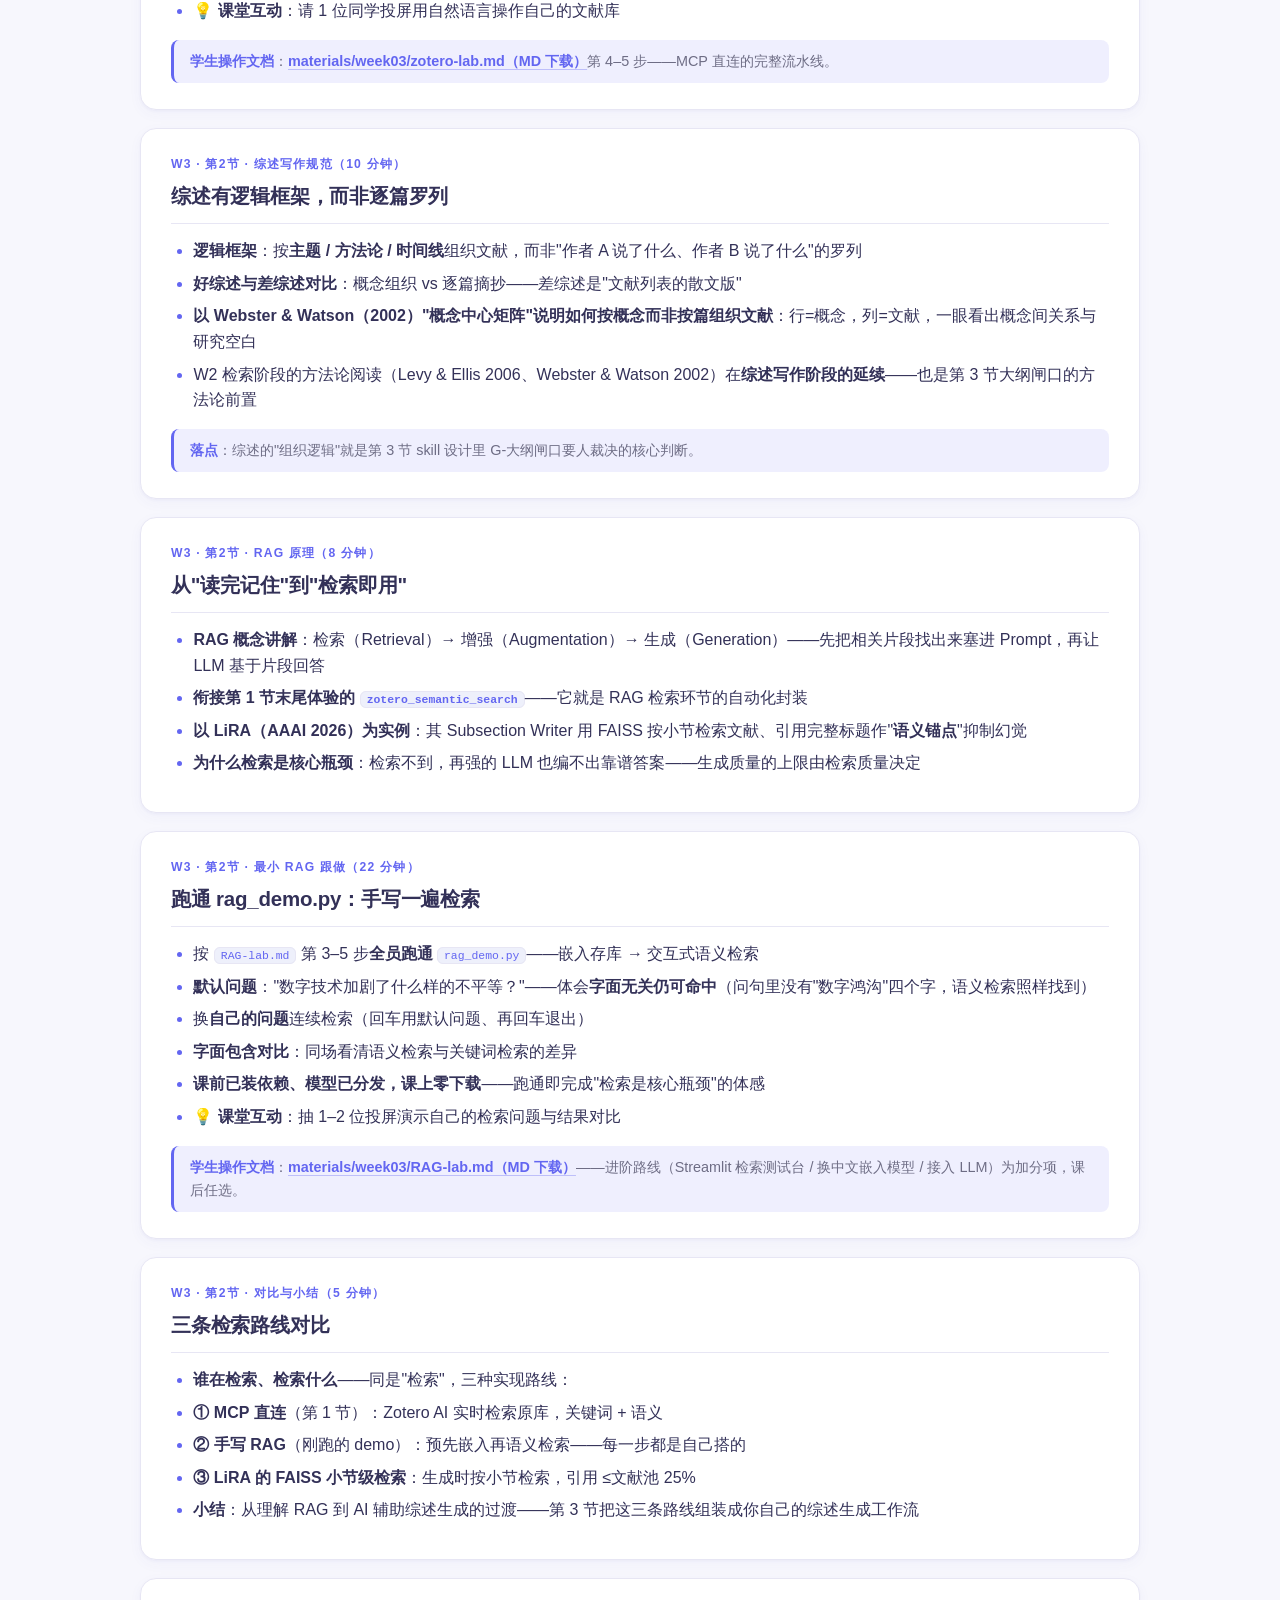
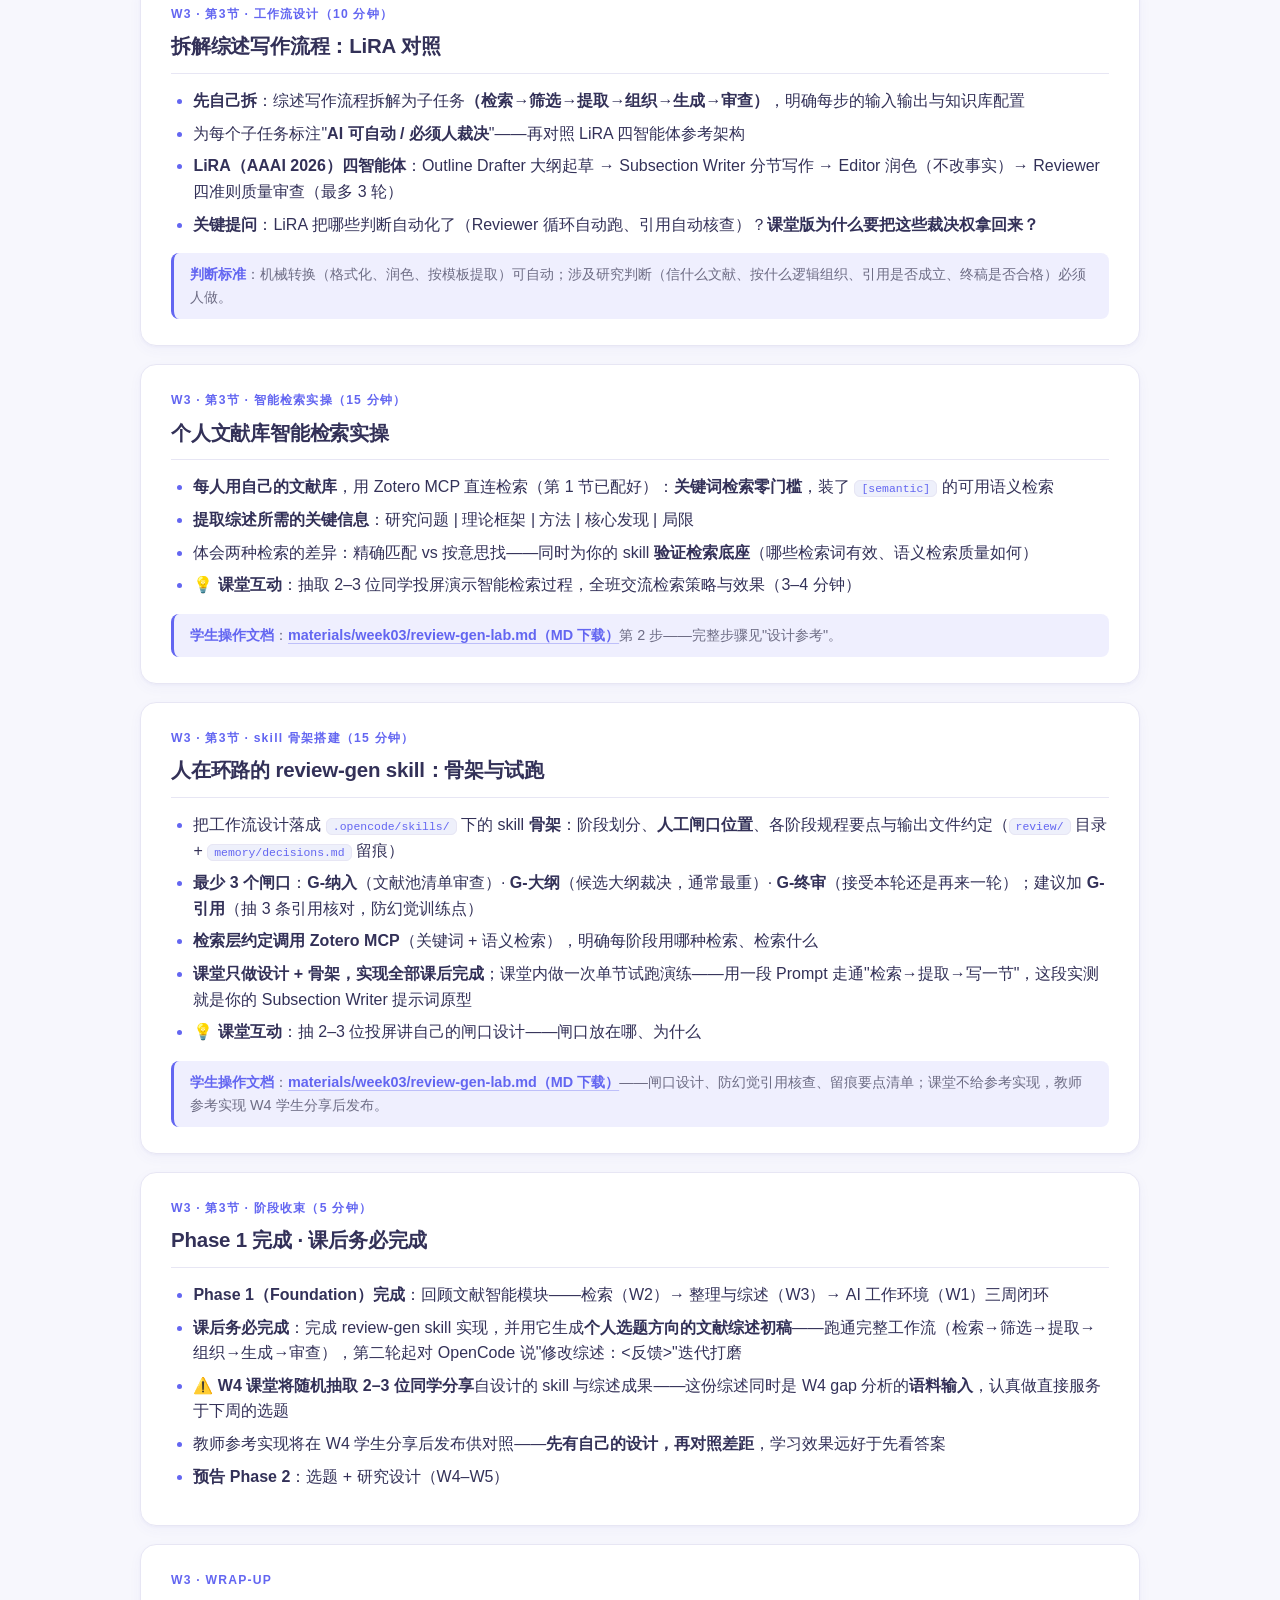
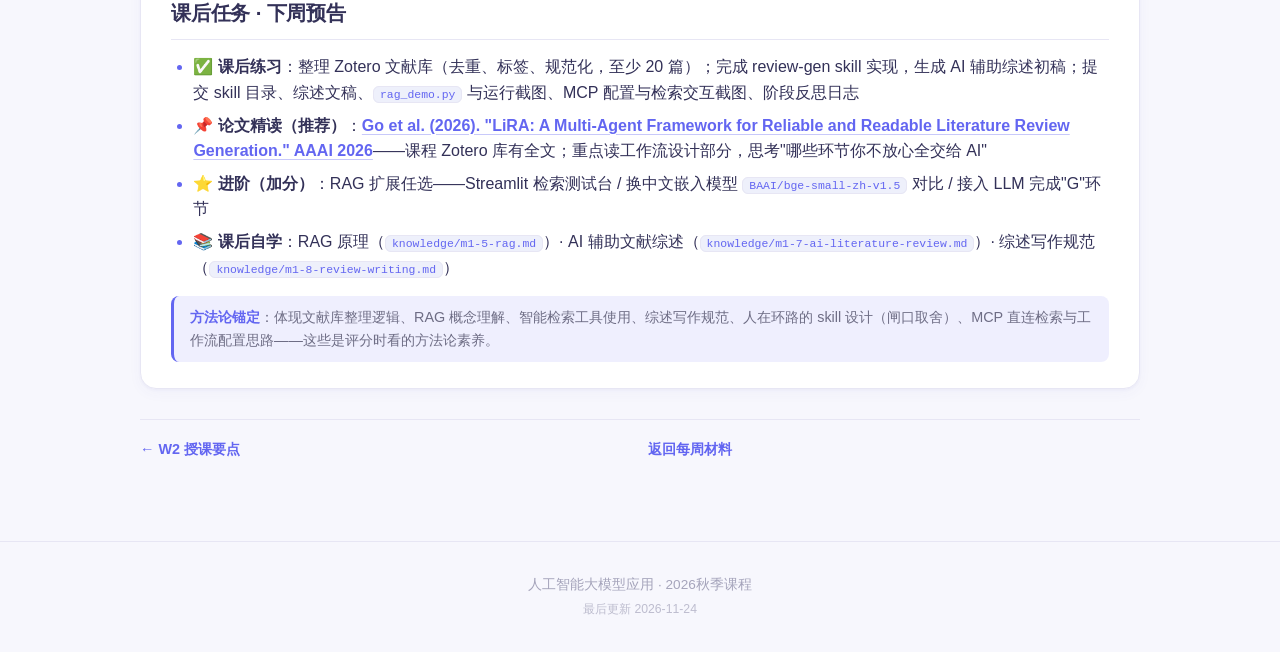
<file: notes/week03.html>
<!DOCTYPE html>
<html lang="zh-CN">
<head>
    <meta charset="UTF-8">
    <meta name="viewport" content="width=device-width, initial-scale=1.0">
    <title>W3 授课要点 — 文献综述：RAG 知识库 + AI 综述</title>
    <meta name="description" content="第 3 周授课要点：文献库整理与 Zotero MCP 直连、综述写作规范与最小 RAG 实操、设计人在环路的 AI 辅助综述生成 skill。支持课堂翻页投影与课后滚动阅读。">
    <link rel="icon" type="image/svg+xml" href="../favicon.svg">
    <link rel="stylesheet" href="../style.css?v=5">
</head>
<body>
    <nav>
        <div class="nav-inner">
            <a href="../index.html" class="logo">
                <div class="logo-icon">
                    <svg width="26" height="26" viewBox="0 0 32 32" fill="none">
                        <circle cx="16" cy="16" r="2.8" fill="white"/>
                        <ellipse cx="16" cy="16" rx="13" ry="5" stroke="white" stroke-width="1.5"/>
                        <ellipse cx="16" cy="16" rx="13" ry="5" stroke="white" stroke-width="1.5" transform="rotate(60 16 16)"/>
                        <ellipse cx="16" cy="16" rx="13" ry="5" stroke="white" stroke-width="1.5" transform="rotate(120 16 16)"/>
                        <circle cx="27.5" cy="13" r="1.4" fill="#06b6d4"/>
                        <circle cx="6.5" cy="19.5" r="1.4" fill="#06b6d4"/>
                    </svg>
                </div>
                <span class="logo-text"><span class="logo-title">人工智能大模型应用</span><span class="logo-subtitle">AI for Social Science</span></span>
            </a>
            <input type="checkbox" id="nav-toggle" class="nav-toggle">
            <label for="nav-toggle" class="nav-toggle-label" aria-label="菜单">
                <span></span><span></span><span></span>
            </label>
            <ul class="nav-links">
                <li><a href="../intro.html">课程简介</a></li>
                <li><a href="../timeline.html">项目之旅</a></li>
                <li><a href="../weekly.html" class="active">每周材料</a></li>
                <li><a href="../projects.html">精彩项目</a></li>
                <li><a href="../resources.html">课程资源</a></li>
                <li><a href="../papers.html">学术前沿</a></li>
                <li><a href="../news.html">产业新闻</a></li>
            </ul>
        </div>
    </nav>

    <main class="notes-main">
        <div class="notes-head">
            <span class="notes-week-badge">W3</span>
            <h1 class="notes-title">授课要点 · 文献综述 — RAG 知识库 + AI 综述</h1>
        </div>
        <p class="notes-subtitle">第 3 周课堂内容纲要（3 节课）· 第 1 节文献库整理与 Zotero MCP 直连 · 第 2 节综述写作规范与最小 RAG 实操 · 第 3 节设计人在环路的 AI 辅助综述生成 skill。点击「翻页模式」可像 PPT 一样逐页投影（键盘 ← → 翻页，F 全屏）；默认滚动模式适合课后复习。</p>

        <div class="notes-toolbar">
            <button class="notes-btn primary" id="mode-toggle" type="button">📽️ 翻页模式</button>
            <button class="notes-btn" id="fs-btn" type="button">⛶ 全屏投影</button>
            <div class="notes-pager">
                <button class="notes-btn" id="prev-btn" type="button">‹ 上一页</button>
                <span class="notes-page-indicator" id="page-indicator">1 / 13</span>
                <button class="notes-btn" id="next-btn" type="button">下一页 ›</button>
            </div>
        </div>

        <!-- ============ Slide 1 ============ -->
        <section class="slide">
            <div class="slide-kicker">W3 · 第1节 · OPENING</div>
            <h2>开场：从检索到综述的桥梁</h2>
            <ul>
                <li><strong>本周定位</strong>：Phase 1 Foundation 第 3 周，文献综述（计入阶段成果一）。文献库整理是<strong>检索到综述的桥梁</strong></li>
                <li><strong>范式转变</strong>：第三方智能检索工具改变文献阅读范式——从"读完记住"到"<strong>检索即用</strong>"</li>
                <li><strong>核心立场</strong>：综述是<strong>结构化综合</strong>而非摘抄堆砌；AI 执行机械活，人在闸口做判断</li>
                <li><strong>与 W2 的衔接</strong>：上周检索得到的 ≥20 篇文献池，本周导入 Zotero 清洗，进而驱动综述生成</li>
            </ul>
            <div class="callout"><strong>学习目标</strong>：用 Zotero 管理文献库（导入、去重、标签、规范化、纳入排除筛选）→ 课堂跟做跑通最小 RAG（切分→嵌入→存库→检索）→ 用 Zotero MCP 做智能检索与问答 → 设计并实现人在环路的 AI 辅助综述生成 skill。</div>
        </section>

        <!-- ============ Slide 2 ============ -->
        <section class="slide">
            <div class="slide-kicker">W3 · 第1节 · 文献库整理（12 分钟）</div>
            <h2>文献库整理与去重：构造参考文献池</h2>
            <ul>
                <li><strong>目标不是"管理文献"</strong>，而是构造后续生成工作流的<strong>参考文献池</strong></li>
                <li><strong>AI 查重（只读）</strong>：无专用查重工具——AI 拉全库按标题 / DOI 分组输出疑似重复</li>
                <li><strong>人工合并</strong>：回 Zotero 界面 Duplicate Items 视图，核对<strong>哪份带 PDF 和标注</strong>再合并</li>
                <li><strong>批量打标签</strong>：先 1 篇试水，再 <code>zotero_batch_update</code> 批量</li>
            </ul>
            <div class="callout"><strong>学生操作文档</strong>：<a href="../materials/week03/zotero-lab.md" download>materials/week03/zotero-lab.md（MD 下载）</a>第 6 步——课前须完成 Zotero MCP 安装与 OpenCode 配置（第1–3步）和写入授权（6.1 节，弹窗选 Always Allow）。</div>
        </section>

        <!-- ============ Slide 3 ============ -->
        <section class="slide">
            <div class="slide-kicker">W3 · 第1节 · 纳入排除（8 分钟）</div>
            <h2>纳入排除标准：Zotero 管"信什么"</h2>
            <ul>
                <li>用 <code>zotero_advanced_search</code> 按 <code>dateAdded</code> 圈出 W2 导入批次，再按<strong>时间范围、方法论类型</strong>筛选</li>
                <li><strong>分工点明</strong>：Zotero 管"<strong>信什么</strong>"（人工守住的 screening 环节），AI 工作流管"<strong>怎么写</strong>"</li>
                <li>这是 W2 Levy &amp; Ellis"输入—加工—输出"框架中 Inputs 环节的延续：纳入排除标准<strong>事先定好</strong>，不是边看边扔</li>
            </ul>
            <div class="callout"><strong>呼应 W2</strong>：W2 检索阶段定下的纳入排除标准（同行评审优先、勿锁死单一数据库），本周在生成工作流中落地为文献池的边界。</div>
        </section>

        <!-- ============ Slide 4 ============ -->
        <section class="slide">
            <div class="slide-kicker">W3 · 第1节 · MCP 直连（18 分钟）</div>
            <h2>MCP 直连：找→读→标注 · 语义检索埋点</h2>
            <ul>
                <li>验证连接（<code>/mcps</code> 里 zotero 显示 connected）后走完整流水线：<strong>关键词检索 → 读元数据与摘要 → 全文与续读 → 高亮标注提取</strong></li>
                <li><strong>子串匹配三规则</strong>：多词收窄、默认只搜元数据、没命中自动降级</li>
                <li>提及 <a href="https://www.aminer.cn/" target="_blank" rel="noopener">AMiner</a> 等第三方智能检索工具（学者图谱、对话式检索）作为对照路线，不展开演示</li>
                <li><strong>末尾 2 分钟语义检索初尝</strong>（<code>zotero_semantic_search</code>）——为第 2 节 RAG 埋点</li>
                <li>💡 <strong>课堂互动</strong>：请 1 位同学投屏用自然语言操作自己的文献库</li>
            </ul>
            <div class="callout"><strong>学生操作文档</strong>：<a href="../materials/week03/zotero-lab.md" download>materials/week03/zotero-lab.md（MD 下载）</a>第 4–5 步——MCP 直连的完整流水线。</div>
        </section>

        <!-- ============ Slide 5 ============ -->
        <section class="slide">
            <div class="slide-kicker">W3 · 第2节 · 综述写作规范（10 分钟）</div>
            <h2>综述有逻辑框架，而非逐篇罗列</h2>
            <ul>
                <li><strong>逻辑框架</strong>：按<strong>主题 / 方法论 / 时间线</strong>组织文献，而非"作者 A 说了什么、作者 B 说了什么"的罗列</li>
                <li><strong>好综述与差综述对比</strong>：概念组织 vs 逐篇摘抄——差综述是"文献列表的散文版"</li>
                <li><strong>以 Webster &amp; Watson（2002）"概念中心矩阵"说明如何按概念而非按篇组织文献</strong>：行=概念，列=文献，一眼看出概念间关系与研究空白</li>
                <li>W2 检索阶段的方法论阅读（Levy &amp; Ellis 2006、Webster &amp; Watson 2002）在<strong>综述写作阶段的延续</strong>——也是第 3 节大纲闸口的方法论前置</li>
            </ul>
            <div class="callout"><strong>落点</strong>：综述的"组织逻辑"就是第 3 节 skill 设计里 G-大纲闸口要人裁决的核心判断。</div>
        </section>

        <!-- ============ Slide 6 ============ -->
        <section class="slide">
            <div class="slide-kicker">W3 · 第2节 · RAG 原理（8 分钟）</div>
            <h2>从"读完记住"到"检索即用"</h2>
            <ul>
                <li><strong>RAG 概念讲解</strong>：检索（Retrieval）→ 增强（Augmentation）→ 生成（Generation）——先把相关片段找出来塞进 Prompt，再让 LLM 基于片段回答</li>
                <li><strong>衔接第 1 节末尾体验的 <code>zotero_semantic_search</code></strong>——它就是 RAG 检索环节的自动化封装</li>
                <li><strong>以 LiRA（AAAI 2026）为实例</strong>：其 Subsection Writer 用 FAISS 按小节检索文献、引用完整标题作"<strong>语义锚点</strong>"抑制幻觉</li>
                <li><strong>为什么检索是核心瓶颈</strong>：检索不到，再强的 LLM 也编不出靠谱答案——生成质量的上限由检索质量决定</li>
            </ul>
        </section>

        <!-- ============ Slide 7 ============ -->
        <section class="slide">
            <div class="slide-kicker">W3 · 第2节 · 最小 RAG 跟做（22 分钟）</div>
            <h2>跑通 rag_demo.py：手写一遍检索</h2>
            <ul>
                <li>按 <code>RAG-lab.md</code> 第 3–5 步<strong>全员跑通</strong> <code>rag_demo.py</code>——嵌入存库 → 交互式语义检索</li>
                <li><strong>默认问题</strong>："数字技术加剧了什么样的不平等？"——体会<strong>字面无关仍可命中</strong>（问句里没有"数字鸿沟"四个字，语义检索照样找到）</li>
                <li>换<strong>自己的问题</strong>连续检索（回车用默认问题、再回车退出）</li>
                <li><strong>字面包含对比</strong>：同场看清语义检索与关键词检索的差异</li>
                <li><strong>课前已装依赖、模型已分发，课上零下载</strong>——跑通即完成"检索是核心瓶颈"的体感</li>
                <li>💡 <strong>课堂互动</strong>：抽 1–2 位投屏演示自己的检索问题与结果对比</li>
            </ul>
            <div class="callout"><strong>学生操作文档</strong>：<a href="../materials/week03/RAG-lab.md" download>materials/week03/RAG-lab.md（MD 下载）</a>——进阶路线（Streamlit 检索测试台 / 换中文嵌入模型 / 接入 LLM）为加分项，课后任选。</div>
        </section>

        <!-- ============ Slide 8 ============ -->
        <section class="slide">
            <div class="slide-kicker">W3 · 第2节 · 对比与小结（5 分钟）</div>
            <h2>三条检索路线对比</h2>
            <ul>
                <li><strong>谁在检索、检索什么</strong>——同是"检索"，三种实现路线：</li>
                <li><strong>① MCP 直连</strong>（第 1 节）：Zotero AI 实时检索原库，关键词 + 语义</li>
                <li><strong>② 手写 RAG</strong>（刚跑的 demo）：预先嵌入再语义检索——每一步都是自己搭的</li>
                <li><strong>③ LiRA 的 FAISS 小节级检索</strong>：生成时按小节检索，引用 ≤文献池 25%</li>
                <li><strong>小结</strong>：从理解 RAG 到 AI 辅助综述生成的过渡——第 3 节把这三条路线组装成你自己的综述生成工作流</li>
            </ul>
        </section>

        <!-- ============ Slide 9 ============ -->
        <section class="slide">
            <div class="slide-kicker">W3 · 第3节 · 工作流设计（10 分钟）</div>
            <h2>拆解综述写作流程：LiRA 对照</h2>
            <ul>
                <li><strong>先自己拆</strong>：综述写作流程拆解为子任务<strong>（检索→筛选→提取→组织→生成→审查）</strong>，明确每步的输入输出与知识库配置</li>
                <li>为每个子任务标注"<strong>AI 可自动 / 必须人裁决</strong>"——再对照 LiRA 四智能体参考架构</li>
                <li><strong>LiRA（AAAI 2026）四智能体</strong>：Outline Drafter 大纲起草 → Subsection Writer 分节写作 → Editor 润色（不改事实）→ Reviewer 四准则质量审查（最多 3 轮）</li>
                <li><strong>关键提问</strong>：LiRA 把哪些判断自动化了（Reviewer 循环自动跑、引用自动核查）？<strong>课堂版为什么要把这些裁决权拿回来？</strong></li>
            </ul>
            <div class="callout"><strong>判断标准</strong>：机械转换（格式化、润色、按模板提取）可自动；涉及研究判断（信什么文献、按什么逻辑组织、引用是否成立、终稿是否合格）必须人做。</div>
        </section>

        <!-- ============ Slide 10 ============ -->
        <section class="slide">
            <div class="slide-kicker">W3 · 第3节 · 智能检索实操（15 分钟）</div>
            <h2>个人文献库智能检索实操</h2>
            <ul>
                <li><strong>每人用自己的文献库</strong>，用 Zotero MCP 直连检索（第 1 节已配好）：<strong>关键词检索零门槛</strong>，装了 <code>[semantic]</code> 的可用语义检索</li>
                <li><strong>提取综述所需的关键信息</strong>：研究问题 | 理论框架 | 方法 | 核心发现 | 局限</li>
                <li>体会两种检索的差异：精确匹配 vs 按意思找——同时为你的 skill <strong>验证检索底座</strong>（哪些检索词有效、语义检索质量如何）</li>
                <li>💡 <strong>课堂互动</strong>：抽取 2–3 位同学投屏演示智能检索过程，全班交流检索策略与效果（3–4 分钟）</li>
            </ul>
            <div class="callout"><strong>学生操作文档</strong>：<a href="../materials/week03/review-gen-lab.md" download>materials/week03/review-gen-lab.md（MD 下载）</a>第 2 步——完整步骤见"设计参考"。</div>
        </section>

        <!-- ============ Slide 11 ============ -->
        <section class="slide">
            <div class="slide-kicker">W3 · 第3节 · skill 骨架搭建（15 分钟）</div>
            <h2>人在环路的 review-gen skill：骨架与试跑</h2>
            <ul>
                <li>把工作流设计落成 <code>.opencode/skills/</code> 下的 skill <strong>骨架</strong>：阶段划分、<strong>人工闸口位置</strong>、各阶段规程要点与输出文件约定（<code>review/</code> 目录 + <code>memory/decisions.md</code> 留痕）</li>
                <li><strong>最少 3 个闸口</strong>：<strong>G-纳入</strong>（文献池清单审查）· <strong>G-大纲</strong>（候选大纲裁决，通常最重）· <strong>G-终审</strong>（接受本轮还是再来一轮）；建议加 <strong>G-引用</strong>（抽 3 条引用核对，防幻觉训练点）</li>
                <li><strong>检索层约定调用 Zotero MCP</strong>（关键词 + 语义检索），明确每阶段用哪种检索、检索什么</li>
                <li><strong>课堂只做设计 + 骨架，实现全部课后完成</strong>；课堂内做一次单节试跑演练——用一段 Prompt 走通"检索→提取→写一节"，这段实测就是你的 Subsection Writer 提示词原型</li>
                <li>💡 <strong>课堂互动</strong>：抽 2–3 位投屏讲自己的闸口设计——闸口放在哪、为什么</li>
            </ul>
            <div class="callout"><strong>学生操作文档</strong>：<a href="../materials/week03/review-gen-lab.md" download>materials/week03/review-gen-lab.md（MD 下载）</a>——闸口设计、防幻觉引用核查、留痕要点清单；课堂不给参考实现，教师参考实现 W4 学生分享后发布。</div>
        </section>

        <!-- ============ Slide 12 ============ -->
        <section class="slide">
            <div class="slide-kicker">W3 · 第3节 · 阶段收束（5 分钟）</div>
            <h2>Phase 1 完成 · 课后务必完成</h2>
            <ul>
                <li><strong>Phase 1（Foundation）完成</strong>：回顾文献智能模块——检索（W2）→ 整理与综述（W3）→ AI 工作环境（W1）三周闭环</li>
                <li><strong>课后务必完成</strong>：完成 review-gen skill 实现，并用它生成<strong>个人选题方向的文献综述初稿</strong>——跑通完整工作流（检索→筛选→提取→组织→生成→审查），第二轮起对 OpenCode 说"修改综述：&lt;反馈&gt;"迭代打磨</li>
                <li>⚠️ <strong>W4 课堂将随机抽取 2–3 位同学分享</strong>自设计的 skill 与综述成果——这份综述同时是 W4 gap 分析的<strong>语料输入</strong>，认真做直接服务于下周的选题</li>
                <li>教师参考实现将在 W4 学生分享后发布供对照——<strong>先有自己的设计，再对照差距</strong>，学习效果远好于先看答案</li>
                <li><strong>预告 Phase 2</strong>：选题 + 研究设计（W4–W5）</li>
            </ul>
        </section>

        <!-- ============ Slide 13 ============ -->
        <section class="slide">
            <div class="slide-kicker">W3 · WRAP-UP</div>
            <h2>课后任务 · 下周预告</h2>
            <ul>
                <li>✅ <strong>课后练习</strong>：整理 Zotero 文献库（去重、标签、规范化，至少 20 篇）；完成 review-gen skill 实现，生成 AI 辅助综述初稿；提交 skill 目录、综述文稿、<code>rag_demo.py</code> 与运行截图、MCP 配置与检索交互截图、阶段反思日志</li>
                <li>📌 <strong>论文精读（推荐）</strong>：<a href="https://arxiv.org/abs/2510.05138" target="_blank" rel="noopener">Go et al. (2026). "LiRA: A Multi-Agent Framework for Reliable and Readable Literature Review Generation." AAAI 2026</a>——课程 Zotero 库有全文；重点读工作流设计部分，思考"哪些环节你不放心全交给 AI"</li>
                <li>⭐ <strong>进阶（加分）</strong>：RAG 扩展任选——Streamlit 检索测试台 / 换中文嵌入模型 <code>BAAI/bge-small-zh-v1.5</code> 对比 / 接入 LLM 完成"G"环节</li>
                <li>📚 <strong>课后自学</strong>：RAG 原理（<code>knowledge/m1-5-rag.md</code>）· AI 辅助文献综述（<code>knowledge/m1-7-ai-literature-review.md</code>）· 综述写作规范（<code>knowledge/m1-8-review-writing.md</code>）</li>
            </ul>
            <div class="callout"><strong>方法论锚定</strong>：体现文献库整理逻辑、RAG 概念理解、智能检索工具使用、综述写作规范、人在环路的 skill 设计（闸口取舍）、MCP 直连检索与工作流配置思路——这些是评分时看的方法论素养。</div>
        </section>

        <div class="notes-foot-nav">
            <a href="week02.html">← W2 授课要点</a>
            <a href="../weekly.html">返回每周材料</a>
            <span></span>
        </div>
    </main>

    <footer>
        人工智能大模型应用 · 2026秋季课程
        <span style="display:block;margin-top:4px;font-size:0.9em;opacity:0.7;">最后更新 2026-11-24</span>
    </footer>

    <script>
    (function () {
        var main = document.querySelector('.notes-main');
        var slides = Array.prototype.slice.call(document.querySelectorAll('.slide'));
        var indicator = document.getElementById('page-indicator');
        var prevBtn = document.getElementById('prev-btn');
        var nextBtn = document.getElementById('next-btn');
        var modeBtn = document.getElementById('mode-toggle');
        var fsBtn = document.getElementById('fs-btn');
        var idx = 0;

        function savedMode() {
            try { return localStorage.getItem('notes-mode') || 'scroll'; }
            catch (e) { return 'scroll'; }
        }

        function isSlideMode() { return main.classList.contains('slide-mode'); }

        function setMode(mode) {
            main.classList.toggle('slide-mode', mode === 'slide');
            try { localStorage.setItem('notes-mode', mode); } catch (e) {}
            modeBtn.textContent = mode === 'slide' ? '📖 滚动模式' : '📽️ 翻页模式';
            show(idx, false);
        }

        function show(i, scroll) {
            idx = Math.max(0, Math.min(slides.length - 1, i));
            slides.forEach(function (s, k) { s.classList.toggle('current', k === idx); });
            indicator.textContent = (idx + 1) + ' / ' + slides.length;
            if (scroll && !isSlideMode()) {
                slides[idx].scrollIntoView({ behavior: 'smooth', block: 'start' });
            }
        }

        prevBtn.addEventListener('click', function () { show(idx - 1, true); });
        nextBtn.addEventListener('click', function () { show(idx + 1, true); });

        modeBtn.addEventListener('click', function () {
            setMode(isSlideMode() ? 'scroll' : 'slide');
        });

        function toggleFullscreen() {
            if (document.fullscreenElement) { document.exitFullscreen(); }
            else if (document.documentElement.requestFullscreen) { document.documentElement.requestFullscreen(); }
        }
        fsBtn.addEventListener('click', toggleFullscreen);

        document.addEventListener('keydown', function (e) {
            if (e.target && /^(INPUT|TEXTAREA|SELECT)$/.test(e.target.tagName)) return;
            if (e.key === 'ArrowRight' || e.key === 'PageDown' || e.key === ' ') {
                if (isSlideMode()) { e.preventDefault(); show(idx + 1, false); }
            } else if (e.key === 'ArrowLeft' || e.key === 'PageUp') {
                if (isSlideMode()) { e.preventDefault(); show(idx - 1, false); }
            } else if (e.key === 'f' || e.key === 'F') {
                toggleFullscreen();
            }
        });

        setMode(savedMode());
    })();
    </script>
</body>
</html>
</file>
<file: style.css>
* { margin: 0; padding: 0; box-sizing: border-box; }

:root {
    --bg: #f7f7fd;
    --bg-card: #ffffff;
    --bg-soft: #eef0fb;
    --accent: #6366f1;
    --accent-light: #818cf8;
    --accent-2: #a855f7;
    --accent-3: #06b6d4;
    --accent-soft: rgba(99, 102, 241, 0.1);
    --accent-soft-2: rgba(168, 85, 247, 0.08);
    --text: #333158;
    --text-secondary: #6e6d85;
    --text-muted: #a5a4bb;
    --border: #e7e6f4;
    --border-hover: #d2cfe9;
    --shadow: 0 1px 3px rgba(80, 70, 180, 0.05), 0 4px 14px rgba(80, 70, 180, 0.04);
    --shadow-hover: 0 8px 28px rgba(99, 102, 241, 0.14);
}

body {
    font-family: -apple-system, BlinkMacSystemFont, "PingFang SC", "Microsoft YaHei", sans-serif;
    background: var(--bg);
    color: var(--text);
    line-height: 1.6;
    overflow-x: hidden;
}

body::before {
    content: '';
    position: fixed;
    top: 0; left: 0; right: 0; bottom: 0;
    background:
        radial-gradient(circle at 12% 18%, rgba(99, 102, 241, 0.07) 0%, transparent 38%),
        radial-gradient(circle at 88% 75%, rgba(168, 85, 247, 0.06) 0%, transparent 38%);
    pointer-events: none;
    z-index: 0;
}

body::after {
    content: '';
    position: fixed;
    top: 0; left: 0; right: 0; bottom: 0;
    background:
        linear-gradient(rgba(99, 102, 241, 0.03) 1px, transparent 1px),
        linear-gradient(90deg, rgba(99, 102, 241, 0.03) 1px, transparent 1px);
    background-size: 48px 48px;
    pointer-events: none;
    z-index: 0;
}

nav {
    position: sticky;
    top: 0;
    z-index: 100;
    background: rgba(247, 247, 253, 0.85);
    backdrop-filter: blur(20px);
    -webkit-backdrop-filter: blur(20px);
    border-bottom: 1px solid var(--border);
    padding: 0 40px;
}

.nav-inner {
    max-width: 1080px;
    margin: 0 auto;
    display: flex;
    align-items: center;
    justify-content: space-between;
    height: 68px;
}

.logo {
    display: flex;
    align-items: center;
    gap: 12px;
    text-decoration: none;
    color: var(--text);
    flex-shrink: 0;
}

.logo-icon {
    width: 44px;
    height: 44px;
    background: linear-gradient(135deg, #6366f1 0%, #a855f7 100%);
    border-radius: 14px;
    display: flex;
    align-items: center;
    justify-content: center;
    box-shadow: 0 6px 18px rgba(99, 102, 241, 0.3);
    transform: rotate(-3deg);
    transition: transform 0.3s;
}

.logo:hover .logo-icon {
    transform: rotate(3deg) scale(1.05);
}

.logo-text {
    display: flex;
    flex-direction: column;
    justify-content: center;
    line-height: 1.2;
}

.logo-title {
    font-size: 1.02em;
    font-weight: 700;
    letter-spacing: -0.02em;
}

.logo-subtitle {
    font-size: 0.6em;
    font-weight: 600;
    color: var(--text-secondary);
    letter-spacing: 0.04em;
}

.nav-links {
    display: flex;
    gap: 4px;
    list-style: none;
}

.nav-links a {
    color: var(--text-secondary);
    text-decoration: none;
    font-size: 0.92em;
    font-weight: 500;
    padding: 8px 16px;
    border-radius: 8px;
    transition: all 0.2s;
}

.nav-links a:hover, .nav-links a.active {
    color: var(--accent);
    background: var(--accent-soft);
}

main {
    position: relative;
    z-index: 1;
    max-width: 1080px;
    margin: 0 auto;
    padding: 56px 40px 80px;
}

.page-title {
    font-size: 1.9em;
    font-weight: 800;
    letter-spacing: -0.03em;
    margin-bottom: 8px;
    background: linear-gradient(135deg, #6366f1 0%, #a855f7 100%);
    -webkit-background-clip: text;
    -webkit-text-fill-color: transparent;
    background-clip: text;
}

.page-subtitle {
    color: var(--text-secondary);
    margin-bottom: 36px;
    font-size: 1.02em;
}

.section {
    margin-bottom: 48px;
}

.section-header {
    display: flex;
    align-items: center;
    gap: 12px;
    margin-bottom: 24px;
}

.section-icon {
    width: 36px; height: 36px;
    background: var(--accent-soft);
    border-radius: 10px;
    display: flex;
    align-items: center;
    justify-content: center;
    flex-shrink: 0;
}

.section-icon svg {
    width: 18px; height: 18px;
    stroke: var(--accent);
    fill: none;
    stroke-width: 2;
    stroke-linecap: round;
    stroke-linejoin: round;
}

.section-title {
    font-size: 1.35em;
    font-weight: 700;
    letter-spacing: -0.02em;
    color: var(--text);
}

.card {
    background: var(--bg-card);
    border: 1px solid var(--border);
    border-radius: 16px;
    padding: 28px;
    box-shadow: var(--shadow);
    transition: all 0.25s;
}

.card:hover {
    border-color: var(--border-hover);
    box-shadow: var(--shadow-hover);
}

.card p {
    color: var(--text-secondary);
    line-height: 1.8;
}

/* Coming soon */
.coming-soon {
    text-align: center;
    padding: 72px 20px;
    background: var(--bg-card);
    border: 1.5px dashed var(--border-hover);
    border-radius: 18px;
    color: var(--text-muted);
}

.coming-soon-icon {
    width: 64px; height: 64px;
    margin: 0 auto 20px;
    background: linear-gradient(135deg, var(--accent-soft), var(--accent-soft-2));
    border-radius: 18px;
    display: flex;
    align-items: center;
    justify-content: center;
    animation: bob 3s ease-in-out infinite;
}

@keyframes bob {
    0%, 100% { transform: translateY(0); }
    50% { transform: translateY(-6px); }
}

.coming-soon-icon svg {
    width: 30px; height: 30px;
    stroke: var(--accent);
    fill: none;
    stroke-width: 2;
    stroke-linecap: round;
    stroke-linejoin: round;
}

.coming-soon-title {
    font-size: 1.15em;
    font-weight: 600;
    color: var(--text-secondary);
    margin-bottom: 6px;
}

.coming-soon-desc {
    font-size: 0.92em;
    color: var(--text-muted);
}

/* Resources */
.resources {
    display: grid;
    grid-template-columns: repeat(auto-fit, minmax(300px, 1fr));
    gap: 16px;
}

.resource-card {
    background: var(--bg-card);
    border: 1px solid var(--border);
    border-radius: 16px;
    padding: 28px;
    box-shadow: var(--shadow);
    transition: all 0.25s;
}

.resource-card:hover {
    border-color: var(--border-hover);
    transform: translateY(-3px);
    box-shadow: var(--shadow-hover);
}

.resource-icon {
    width: 48px; height: 48px;
    background: linear-gradient(135deg, var(--accent-soft), var(--accent-soft-2));
    border-radius: 14px;
    display: flex;
    align-items: center;
    justify-content: center;
    margin-bottom: 18px;
}

.resource-icon svg {
    width: 24px; height: 24px;
    stroke: var(--accent);
    fill: none;
    stroke-width: 2;
    stroke-linecap: round;
    stroke-linejoin: round;
}

.resource-title {
    font-weight: 700;
    margin-bottom: 8px;
    font-size: 1.05em;
    color: var(--text);
}

.resource-desc {
    color: var(--text-secondary);
    font-size: 0.92em;
    line-height: 1.6;
}

footer {
    position: relative;
    z-index: 1;
    text-align: center;
    padding: 32px 40px;
    border-top: 1px solid var(--border);
    color: var(--text-muted);
    font-size: 0.85em;
}

/* Home hero + nav cards */
.hero {
    text-align: center;
    margin-bottom: 64px;
    padding: 48px 0 32px;
}

.hero h1 {
    font-size: 2.8em;
    font-weight: 800;
    letter-spacing: -0.03em;
    margin-bottom: 16px;
    background: linear-gradient(135deg, #6366f1 0%, #a855f7 100%);
    -webkit-background-clip: text;
    -webkit-text-fill-color: transparent;
    background-clip: text;
}

.hero p {
    color: var(--text-secondary);
    font-size: 1.15em;
    max-width: 560px;
    margin: 0 auto;
}

.nav-cards {
    display: grid;
    grid-template-columns: repeat(auto-fit, minmax(240px, 1fr));
    gap: 20px;
}

.nav-card {
    display: block;
    text-decoration: none;
    color: inherit;
    background: var(--bg-card);
    border: 1px solid var(--border);
    border-radius: 18px;
    padding: 32px 28px;
    box-shadow: var(--shadow);
    transition: all 0.25s;
    position: relative;
    overflow: hidden;
}

.nav-card::before {
    content: '';
    position: absolute;
    top: 0; left: 0; right: 0;
    height: 4px;
    background: linear-gradient(90deg, var(--accent), var(--accent-2));
    transform: scaleX(0);
    transform-origin: left;
    transition: transform 0.3s;
}

.nav-card:hover {
    border-color: var(--border-hover);
    transform: translateY(-4px);
    box-shadow: var(--shadow-hover);
}

.nav-card:hover::before {
    transform: scaleX(1);
}

.nav-card-icon {
    width: 52px; height: 52px;
    background: linear-gradient(135deg, var(--accent-soft), var(--accent-soft-2));
    border-radius: 14px;
    display: flex;
    align-items: center;
    justify-content: center;
    margin-bottom: 20px;
}

.nav-card-icon svg {
    width: 26px; height: 26px;
    stroke: var(--accent);
    fill: none;
    stroke-width: 2;
    stroke-linecap: round;
    stroke-linejoin: round;
}

.nav-card-title {
    font-size: 1.15em;
    font-weight: 700;
    margin-bottom: 6px;
    color: var(--text);
}

.nav-card-desc {
    color: var(--text-secondary);
    font-size: 0.9em;
}

/* Facts bar (home) */
.facts {
    display: flex;
    flex-wrap: wrap;
    justify-content: center;
    gap: 10px;
    margin-top: 28px;
}
.fact {
    display: inline-flex;
    align-items: center;
    gap: 6px;
    background: var(--bg-card);
    border: 1px solid var(--border);
    color: var(--text-secondary);
    padding: 6px 14px;
    border-radius: 20px;
    font-size: 0.82em;
    font-weight: 500;
}
.fact::before {
    content: '';
    width: 6px; height: 6px;
    border-radius: 50%;
    background: var(--accent);
}

/* Note banner */
.note-banner {
    background: var(--accent-soft);
    border: 1px solid var(--border);
    border-radius: 12px;
    padding: 14px 20px;
    margin-bottom: 24px;
    color: var(--text-secondary);
    font-size: 0.9em;
    display: flex;
    align-items: center;
    gap: 10px;
}
.note-banner svg {
    width: 18px; height: 18px;
    stroke: var(--accent);
    fill: none;
    stroke-width: 2;
    flex-shrink: 0;
}

/* Timeline */
.timeline {
    position: relative;
}
.phase {
    position: relative;
    padding-left: 44px;
    margin-bottom: 24px;
}
.phase::before {
    content: '';
    position: absolute;
    left: 15px;
    top: 28px;
    bottom: -24px;
    width: 2px;
    background: var(--border);
}
.phase:last-child { margin-bottom: 0; }
.phase:last-child::before { display: none; }
.phase-dot {
    position: absolute;
    left: 0;
    top: 0;
    width: 32px;
    height: 32px;
    border-radius: 50%;
    background: linear-gradient(135deg, var(--accent), var(--accent-2));
    box-shadow: 0 0 0 5px var(--bg), 0 4px 12px rgba(99, 102, 241, 0.3);
    display: flex;
    align-items: center;
    justify-content: center;
    color: white;
    font-size: 0.72em;
    font-weight: 700;
    z-index: 1;
}
.phase-card {
    background: var(--bg-card);
    border: 1px solid var(--border);
    border-radius: 16px;
    padding: 24px 26px;
    box-shadow: var(--shadow);
    transition: all 0.25s;
}
.phase-card:hover {
    border-color: var(--border-hover);
    box-shadow: var(--shadow-hover);
}
.phase-head {
    display: flex;
    align-items: baseline;
    gap: 12px;
    flex-wrap: wrap;
    margin-bottom: 6px;
}
.phase-name {
    font-size: 1.2em;
    font-weight: 700;
    color: var(--text);
}
.phase-weeks {
    font-size: 0.78em;
    font-weight: 600;
    color: var(--accent);
    background: var(--accent-soft);
    padding: 3px 12px;
    border-radius: 20px;
}
.phase-challenge {
    color: var(--text-secondary);
    font-size: 0.9em;
    margin-bottom: 16px;
    font-style: italic;
}
.milestone-list {
    list-style: none;
    display: flex;
    flex-direction: column;
    gap: 10px;
}
.milestone {
    display: flex;
    align-items: flex-start;
    gap: 10px;
    font-size: 0.9em;
    color: var(--text-secondary);
    line-height: 1.5;
}
.milestone::before {
    content: '';
    width: 7px; height: 7px;
    margin-top: 7px;
    border-radius: 2px;
    background: var(--accent-light);
    flex-shrink: 0;
    transform: rotate(45deg);
}
.milestone b {
    color: var(--text);
    font-weight: 600;
}

/* Badges */
.badge {
    padding: 4px 12px;
    border-radius: 20px;
    font-size: 0.76em;
    font-weight: 600;
    white-space: nowrap;
    flex-shrink: 0;
}
.badge-progress { background: #fef3c7; color: #92400e; }
.badge-live { background: #d1fae5; color: #065f46; }
.badge-demo { background: var(--accent-soft); color: var(--accent); }

/* Open-source banner (projects) */
.demo-banner {
    background: linear-gradient(135deg, var(--accent-soft), var(--accent-soft-2));
    border: 1px solid var(--border);
    border-radius: 16px;
    padding: 28px;
    margin-bottom: 32px;
    display: flex;
    gap: 20px;
    align-items: center;
}
.demo-banner-icon {
    width: 52px; height: 52px;
    background: linear-gradient(135deg, var(--accent), var(--accent-2));
    border-radius: 14px;
    display: flex;
    align-items: center;
    justify-content: center;
    flex-shrink: 0;
}
.demo-banner-icon svg {
    width: 26px; height: 26px;
    stroke: white;
    fill: none;
    stroke-width: 2;
    stroke-linecap: round;
    stroke-linejoin: round;
}
.demo-banner h3 {
    font-size: 1.1em;
    margin-bottom: 4px;
    color: var(--text);
}
.demo-banner p {
    color: var(--text-secondary);
    font-size: 0.9em;
}

/* Project cards */
.project-card {
    background: var(--bg-card);
    border: 1px solid var(--border);
    border-radius: 16px;
    padding: 24px;
    margin-bottom: 16px;
    box-shadow: var(--shadow);
    transition: all 0.25s;
}
.project-card:hover {
    border-color: var(--border-hover);
    box-shadow: var(--shadow-hover);
}
.project-card-head {
    display: flex;
    justify-content: space-between;
    align-items: flex-start;
    gap: 16px;
    margin-bottom: 8px;
}
.project-card-title {
    font-size: 1.1em;
    font-weight: 700;
    color: var(--text);
}
.project-card-author {
    color: var(--text-muted);
    font-size: 0.88em;
    margin-bottom: 12px;
}
.project-card-desc {
    color: var(--text-secondary);
    font-size: 0.92em;
    margin-bottom: 14px;
    line-height: 1.7;
}
.project-tags {
    display: flex;
    flex-wrap: wrap;
    gap: 8px;
    margin-bottom: 16px;
}
.tag {
    font-size: 0.76em;
    font-weight: 600;
    padding: 4px 10px;
    border-radius: 8px;
    background: var(--accent-soft);
    color: var(--accent);
}
.tag-ai {
    background: rgba(168, 85, 247, 0.1);
    color: var(--accent-2);
}
.project-links {
    display: flex;
    gap: 10px;
    flex-wrap: wrap;
}
.project-links a {
    color: var(--accent);
    text-decoration: none;
    font-size: 0.86em;
    font-weight: 500;
    padding: 6px 14px;
    border: 1px solid var(--border);
    border-radius: 8px;
    transition: all 0.2s;
}
.project-links a:hover {
    background: var(--accent-soft);
    border-color: var(--accent-light);
}
.example-flag {
    display: inline-block;
    font-size: 0.7em;
    font-weight: 600;
    color: var(--text-muted);
    background: var(--bg-soft);
    padding: 2px 8px;
    border-radius: 6px;
    margin-left: 8px;
    vertical-align: middle;
}

/* News */
.news-list {
    display: flex;
    flex-direction: column;
    gap: 16px;
}
.news-card {
    background: var(--bg-card);
    border: 1px solid var(--border);
    border-radius: 16px;
    padding: 24px;
    box-shadow: var(--shadow);
    transition: all 0.25s;
}
.news-card:hover {
    border-color: var(--border-hover);
    box-shadow: var(--shadow-hover);
}
.news-meta {
    display: flex;
    align-items: center;
    gap: 12px;
    margin-bottom: 10px;
    flex-wrap: wrap;
}
.news-date {
    font-size: 0.78em;
    font-weight: 600;
    color: var(--accent);
    background: var(--accent-soft);
    padding: 3px 10px;
    border-radius: 20px;
}
.news-source {
    font-size: 0.8em;
    color: var(--text-muted);
}
.news-title {
    font-size: 1.08em;
    font-weight: 700;
    color: var(--text);
    margin-bottom: 8px;
    line-height: 1.4;
}
.news-summary {
    color: var(--text-secondary);
    font-size: 0.92em;
    line-height: 1.7;
    margin-bottom: 14px;
}
.news-link {
    color: var(--accent);
    text-decoration: none;
    font-size: 0.86em;
    font-weight: 500;
}
.news-link:hover { text-decoration: underline; }

/* Weekly materials */
.week-card {
    background: var(--bg-card);
    border: 1px solid var(--border);
    border-radius: 16px;
    padding: 24px 26px;
    margin-bottom: 16px;
    box-shadow: var(--shadow);
    transition: all 0.25s;
    scroll-margin-top: 90px;
}
.week-card:hover { border-color: var(--border-hover); box-shadow: var(--shadow-hover); }
.week-card:target { border-color: var(--accent-light); box-shadow: var(--shadow-hover); }
.week-head {
    display: flex;
    align-items: center;
    gap: 14px;
    flex-wrap: wrap;
}
.week-num {
    font-size: 0.82em;
    font-weight: 700;
    color: white;
    background: linear-gradient(135deg, var(--accent), var(--accent-2));
    padding: 6px 12px;
    border-radius: 10px;
    flex-shrink: 0;
}
.week-info { flex: 1; min-width: 200px; }
.week-title { font-weight: 700; color: var(--text); }
.week-deliverable { font-size: 0.82em; color: var(--text-muted); margin-top: 2px; }
.week-body {
    margin-top: 18px;
    display: flex;
    flex-direction: column;
    gap: 18px;
}
.material-group-title {
    font-size: 0.8em;
    font-weight: 700;
    color: var(--text-secondary);
    letter-spacing: 0.06em;
    margin-bottom: 8px;
    display: flex;
    align-items: center;
    gap: 8px;
}
.material-group-title::before {
    content: '';
    width: 14px;
    height: 3px;
    border-radius: 2px;
    background: linear-gradient(90deg, var(--accent), var(--accent-2));
}
.material-list {
    display: flex;
    flex-direction: column;
    gap: 8px;
}
.material-item {
    display: flex;
    align-items: center;
    gap: 12px;
    border: 1px solid var(--border);
    border-radius: 12px;
    padding: 10px 14px;
    background: var(--bg);
    transition: all 0.2s;
}
.material-item.has-link:hover {
    border-color: var(--border-hover);
    background: var(--bg-card);
    box-shadow: var(--shadow);
}
.material-item.is-pending {
    opacity: 0.72;
    background: transparent;
    border-style: dashed;
}
.material-icon {
    width: 34px;
    height: 34px;
    border-radius: 10px;
    flex-shrink: 0;
    background: linear-gradient(135deg, var(--accent-soft), var(--accent-soft-2));
    display: flex;
    align-items: center;
    justify-content: center;
}
.material-icon svg {
    width: 16px;
    height: 16px;
    stroke: var(--accent);
    fill: none;
    stroke-width: 2;
    stroke-linecap: round;
    stroke-linejoin: round;
}
.material-info { flex: 1; min-width: 0; }
.material-name {
    font-size: 0.92em;
    font-weight: 600;
    color: var(--text);
    line-height: 1.4;
}
a.material-name { color: var(--accent); text-decoration: none; }
a.material-name:hover { text-decoration: underline; }
.material-meta {
    font-size: 0.78em;
    color: var(--text-muted);
    margin-top: 1px;
}
.material-link {
    color: var(--accent);
    text-decoration: none;
    font-size: 0.82em;
    font-weight: 600;
    padding: 5px 12px;
    border: 1px solid var(--border);
    border-radius: 8px;
    flex-shrink: 0;
    transition: all 0.2s;
    white-space: nowrap;
}
.material-link:hover { background: var(--accent-soft); border-color: var(--accent-light); }
.material-status {
    font-size: 0.76em;
    font-weight: 600;
    color: var(--text-muted);
    background: var(--bg-soft);
    padding: 4px 10px;
    border-radius: 20px;
    flex-shrink: 0;
    white-space: nowrap;
}
.week-link {
    color: var(--accent);
    text-decoration: none;
    font-weight: 500;
    white-space: nowrap;
    margin-left: 4px;
}
.week-link:hover { text-decoration: underline; }

/* Mobile nav toggle (pure CSS hamburger) */
.nav-toggle { display: none; }
.nav-toggle-label {
    display: none;
    flex-direction: column;
    justify-content: center;
    gap: 5px;
    cursor: pointer;
    padding: 10px 8px;
    flex-shrink: 0;
}
.nav-toggle-label span {
    display: block;
    width: 22px;
    height: 2px;
    background: var(--text);
    border-radius: 2px;
    transition: transform 0.3s, opacity 0.2s;
}

@media (max-width: 768px) {
    nav { padding: 0 12px; }
    main { padding: 40px 20px 60px; }
    .page-title { font-size: 1.5em; }
    .logo-text { font-size: 0.88em; }
    .logo-subtitle { font-size: 0.68em; }
    .hero h1 { font-size: 2em; }
    .demo-banner { flex-direction: column; text-align: center; }
    .nav-toggle-label { display: flex; }
    .nav-links {
        position: absolute;
        top: 68px;
        left: 0; right: 0;
        flex-direction: column;
        background: rgba(247, 247, 253, 0.98);
        border-bottom: 1px solid var(--border);
        padding: 8px 12px;
        gap: 0;
        max-height: 0;
        overflow: hidden;
        transition: max-height 0.3s ease;
    }
    .nav-toggle:checked ~ .nav-links { max-height: 400px; }
    .nav-links a { padding: 12px 16px; font-size: 0.95em; }
}

/* ============ Lecture notes pages (notes/*.html) ============ */
.notes-head {
    display: flex;
    align-items: center;
    gap: 14px;
    flex-wrap: wrap;
    margin-bottom: 10px;
}
.notes-week-badge {
    font-size: 1.1em;
    font-weight: 800;
    color: #fff;
    background: linear-gradient(135deg, var(--accent), var(--accent-2));
    padding: 8px 16px;
    border-radius: 12px;
    letter-spacing: 0.02em;
    flex-shrink: 0;
}
.notes-title {
    font-size: 1.6em;
    font-weight: 800;
    letter-spacing: -0.02em;
    background: linear-gradient(135deg, #6366f1 0%, #a855f7 100%);
    -webkit-background-clip: text;
    -webkit-text-fill-color: transparent;
    background-clip: text;
}
.notes-subtitle {
    color: var(--text-secondary);
    margin-bottom: 24px;
    font-size: 0.98em;
}
.notes-toolbar {
    position: sticky;
    top: 72px;
    z-index: 50;
    display: flex;
    align-items: center;
    gap: 10px;
    flex-wrap: wrap;
    background: rgba(255, 255, 255, 0.88);
    backdrop-filter: blur(16px);
    -webkit-backdrop-filter: blur(16px);
    border: 1px solid var(--border);
    border-radius: 12px;
    padding: 10px 14px;
    margin-bottom: 24px;
    box-shadow: var(--shadow);
}
.notes-btn {
    font-family: inherit;
    font-size: 0.84em;
    font-weight: 600;
    color: var(--accent);
    background: var(--bg);
    border: 1px solid var(--border);
    border-radius: 8px;
    padding: 6px 14px;
    cursor: pointer;
    transition: all 0.2s;
    white-space: nowrap;
}
.notes-btn:hover { background: var(--accent-soft); border-color: var(--accent-light); }
.notes-btn.primary {
    color: #fff;
    background: linear-gradient(135deg, var(--accent), var(--accent-2));
    border-color: transparent;
}
.notes-btn.primary:hover { opacity: 0.88; }
.notes-pager { display: flex; align-items: center; gap: 8px; margin-left: auto; }
.notes-page-indicator {
    font-size: 0.84em;
    font-weight: 700;
    color: var(--text-secondary);
    font-variant-numeric: tabular-nums;
    min-width: 58px;
    text-align: center;
}
.slide {
    background: var(--bg-card);
    border: 1px solid var(--border);
    border-radius: 16px;
    padding: 26px 30px;
    margin-bottom: 18px;
    box-shadow: var(--shadow);
}
.notes-main.slide-mode .slide { display: none; margin-bottom: 0; }
.notes-main.slide-mode .slide.current { display: block; animation: slide-in 0.25s ease; }
@keyframes slide-in {
    from { opacity: 0; transform: translateY(10px); }
    to { opacity: 1; transform: none; }
}
.slide-kicker {
    font-size: 0.76em;
    font-weight: 700;
    letter-spacing: 0.1em;
    color: var(--accent);
    margin-bottom: 6px;
}
.slide h2 {
    font-size: 1.28em;
    font-weight: 800;
    letter-spacing: -0.01em;
    margin-bottom: 14px;
    padding-bottom: 10px;
    border-bottom: 1px solid var(--border);
}
.slide p { margin: 10px 0; color: var(--text); }
.slide ul, .slide ol { padding-left: 1.4em; margin: 10px 0; display: flex; flex-direction: column; gap: 7px; }
.slide li::marker { color: var(--accent); font-weight: 700; }
.slide code {
    background: var(--bg-soft);
    border: 1px solid var(--border);
    border-radius: 6px;
    padding: 1px 6px;
    font-size: 0.88em;
    color: var(--accent);
}
.slide pre {
    background: #221f3a;
    color: #e6e4f7;
    padding: 14px 18px;
    border-radius: 10px;
    overflow-x: auto;
    font-size: 0.85em;
    line-height: 1.55;
    margin: 12px 0;
}
.slide pre code { background: transparent; border: none; padding: 0; color: inherit; }
.slide .callout {
    background: var(--accent-soft);
    border-left: 3px solid var(--accent);
    border-radius: 8px;
    padding: 10px 16px;
    font-size: 0.9em;
    color: var(--text-secondary);
    margin-top: 16px;
}
.slide .callout strong { color: var(--accent); }
.notes-foot-nav {
    display: flex;
    justify-content: space-between;
    align-items: center;
    gap: 12px;
    flex-wrap: wrap;
    margin-top: 30px;
    padding-top: 18px;
    border-top: 1px solid var(--border);
}
.notes-foot-nav a {
    color: var(--accent);
    text-decoration: none;
    font-weight: 600;
    font-size: 0.9em;
}
.notes-foot-nav a:hover { text-decoration: underline; }
@media (max-width: 640px) {
    .slide { padding: 20px 18px; }
    .notes-toolbar { top: 64px; padding: 8px 10px; }
    .notes-pager { margin-left: 0; }
}

/* ============ Collapsible week cards (weekly.html) ============ */
.week-card .week-head { cursor: pointer; user-select: none; }
.week-card .week-body { display: none; }
.week-card.is-open .week-body { display: flex; }
.week-card.is-open { border-color: var(--accent-light); }
.week-toggle {
    flex-shrink: 0;
    width: 30px;
    height: 30px;
    display: flex;
    align-items: center;
    justify-content: center;
    border-radius: 8px;
    color: var(--text-muted);
    transition: transform 0.2s, background 0.2s, color 0.2s;
}
.week-toggle svg { width: 18px; height: 18px; fill: none; stroke: currentColor; stroke-width: 2.2; stroke-linecap: round; stroke-linejoin: round; }
.week-head:hover .week-toggle { background: var(--bg-soft); color: var(--accent); }
.week-card.is-open .week-toggle { transform: rotate(90deg); color: var(--accent); }
/* ============ Slide inline links (notes pages) ============ */
.slide a {
    color: var(--accent);
    text-decoration: underline;
    text-decoration-color: rgba(99, 102, 241, 0.35);
    text-underline-offset: 3px;
    font-weight: 600;
}
.slide a:hover { text-decoration-color: var(--accent); }
</file>
